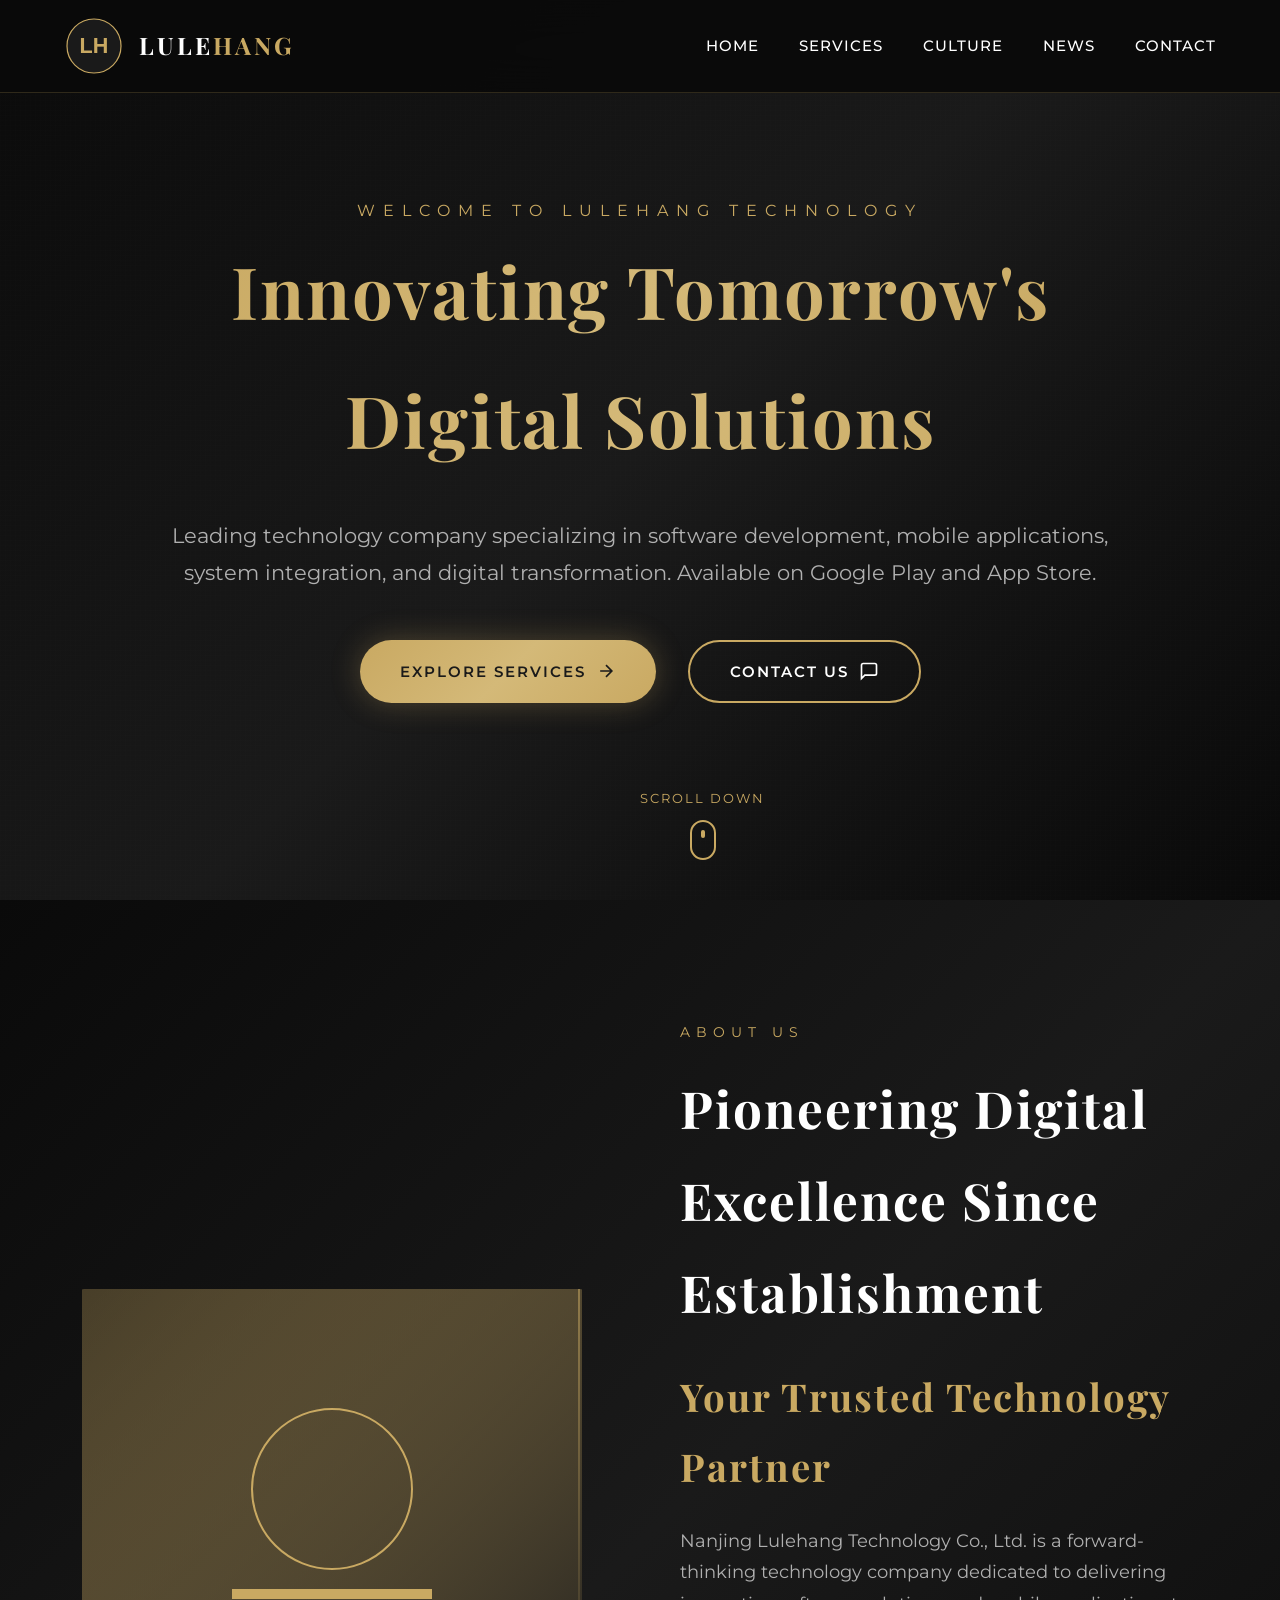
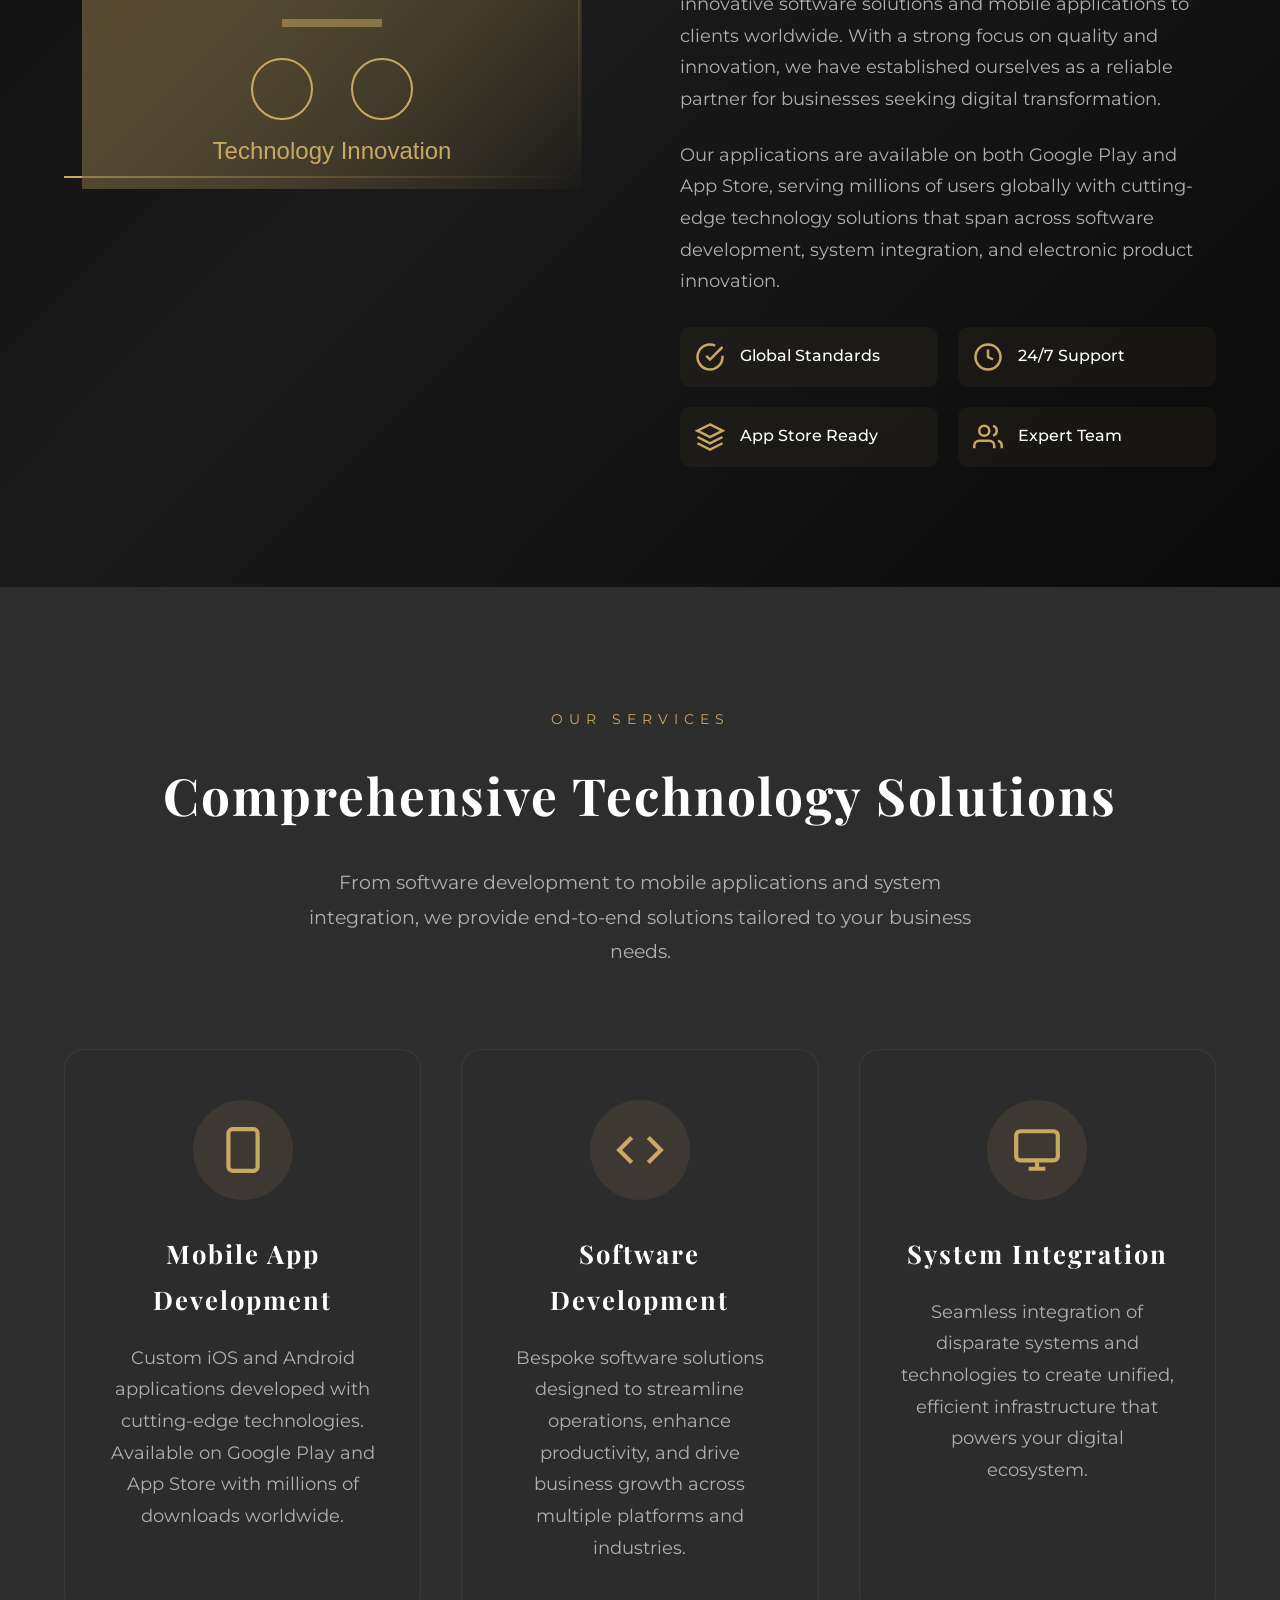
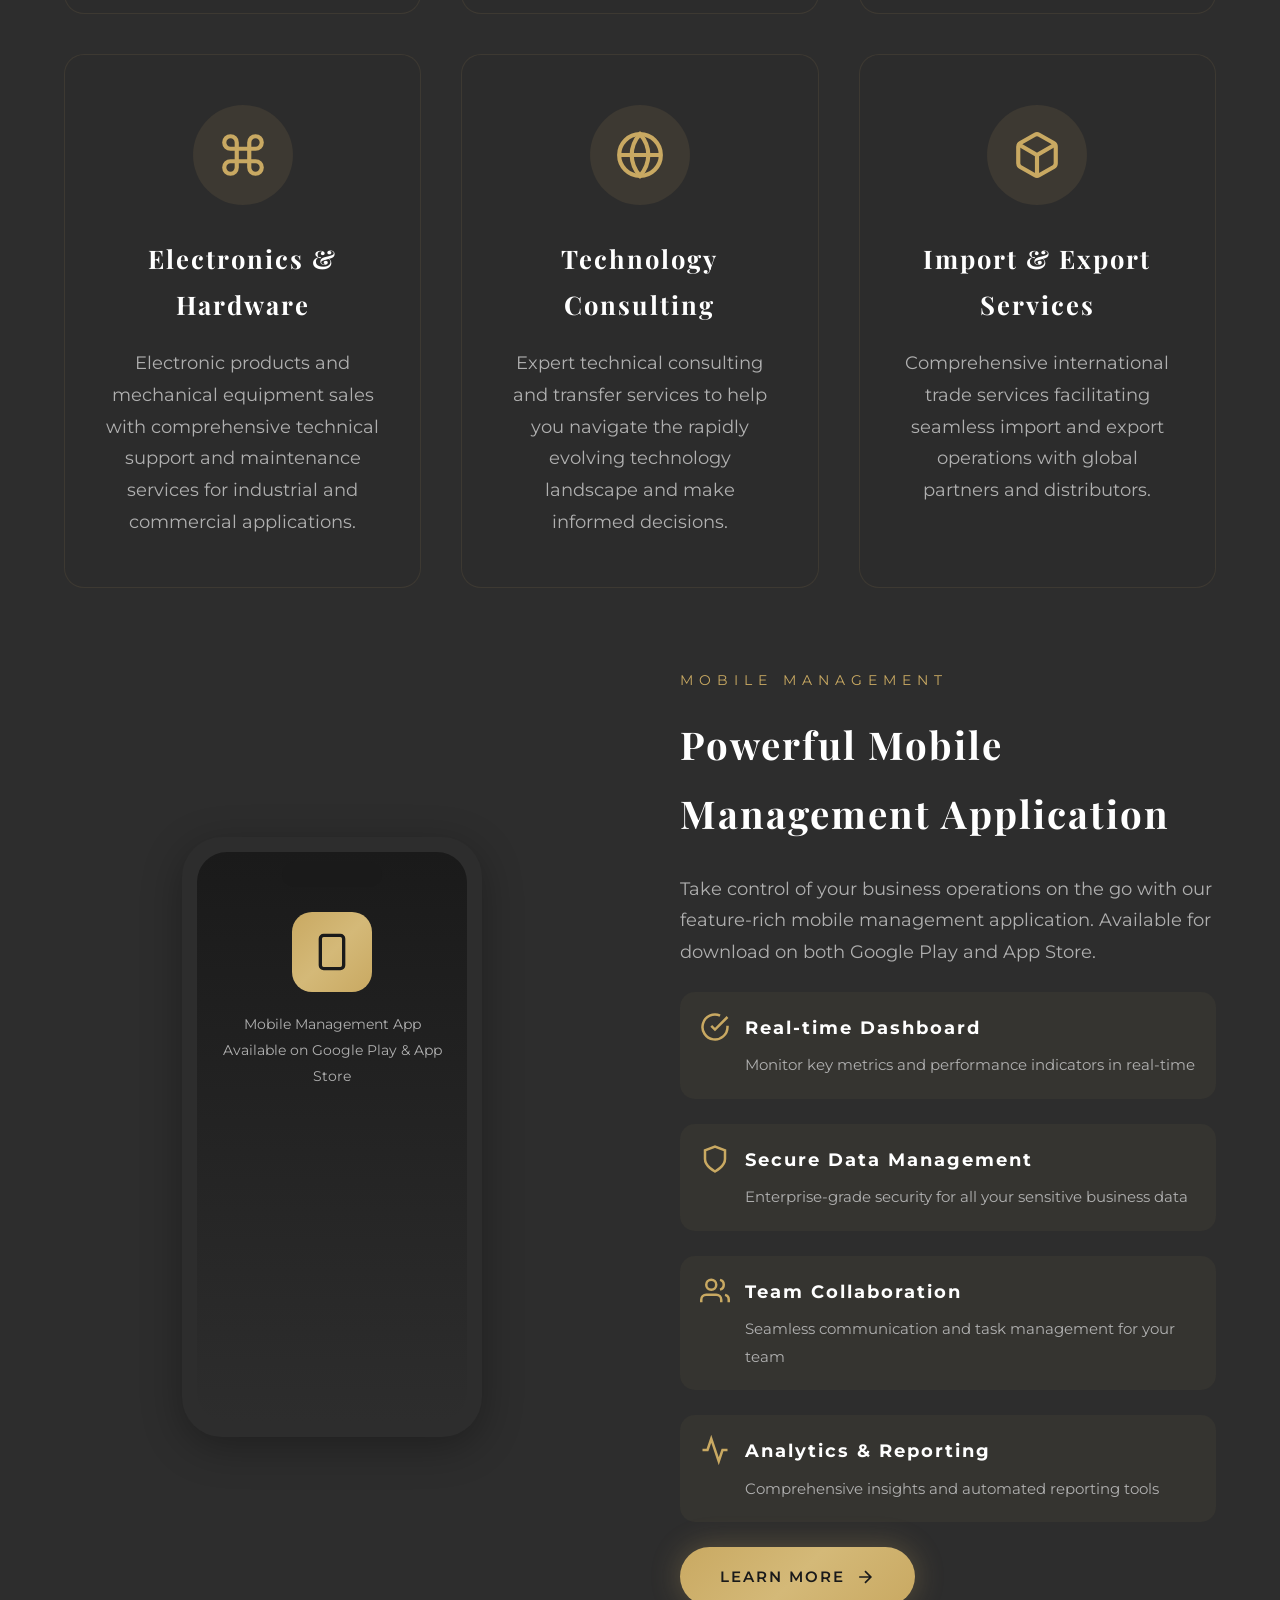
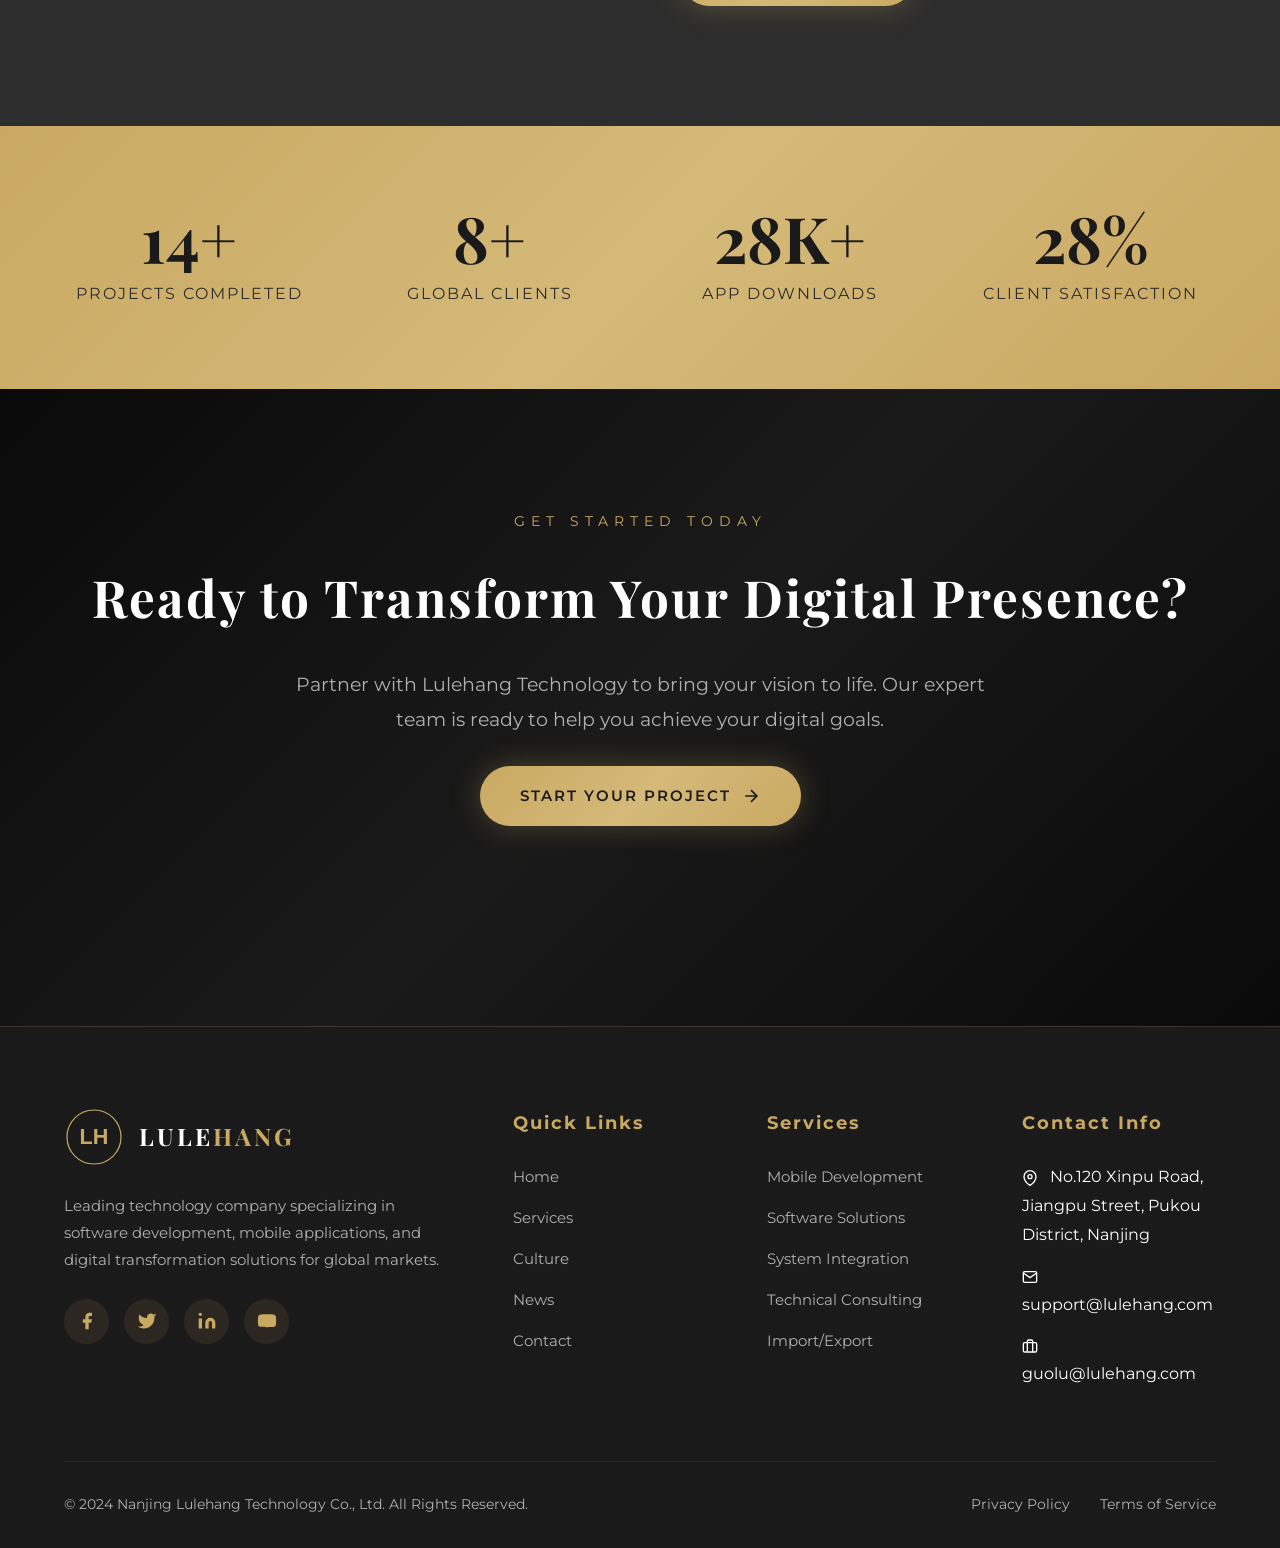
<file: index.html>
<!DOCTYPE html>
<html lang="en">
<head>
    <meta charset="UTF-8">
    <meta name="viewport" content="width=device-width, initial-scale=1.0">
    <meta http-equiv="X-UA-Compatible" content="IE=edge">
    
    <!-- SEO Meta Tags -->
    <title>Lulehang Technology - Innovative Software & Mobile App Development Solutions</title>
    <meta name="description" content="Nanjing Lulehang Technology Co., Ltd. is a leading technology company specializing in software development, mobile applications, system integration, and digital transformation solutions for global markets.">
    <meta name="keywords" content="Lulehang, technology company, software development, mobile apps, iOS, Android, system integration, app store, Google Play, App Store, soft hardware R&D, enterprise solutions">
    <meta name="author" content="Nanjing Lulehang Technology Co., Ltd.">
    <meta name="robots" content="index, follow, max-snippet:-1, max-image-preview:large, max-video-preview:-1">
    <link rel="canonical" href="https://lulehang.com/">
    
    <!-- Open Graph / Facebook -->
    <meta property="og:type" content="website">
    <meta property="og:url" content="https://lulehang.com/">
    <meta property="og:title" content="Lulehang Technology - Innovative Software & Mobile App Development Solutions">
    <meta property="og:description" content="Leading technology company specializing in software development, mobile applications, and digital transformation solutions for global markets.">
    <meta property="og:image" content="https://lulehang.com/images/og-image.png">
    <meta property="og:locale" content="en_US">
    <meta property="og:site_name" content="Lulehang Technology">
    
    <!-- Twitter -->
    <meta name="twitter:card" content="summary_large_image">
    <meta name="twitter:url" content="https://lulehang.com/">
    <meta name="twitter:title" content="Lulehang Technology - Innovative Software & Mobile App Development Solutions">
    <meta name="twitter:description" content="Leading technology company specializing in software development, mobile applications, and digital transformation solutions.">
    <meta name="twitter:image" content="https://lulehang.com/images/twitter-image.png">
    
    <!-- Additional SEO -->
    <meta name="geo.region" content="CN-JS">
    <meta name="geo.placename" content="Nanjing">
    <meta name="language" content="English">
    <meta name="revisit-after" content="7 days">
    
    <!-- Favicon -->
    <link rel="icon" type="image/svg+xml" href="images/logo.svg">
    <link rel="apple-touch-icon" href="images/logo.svg">
    
    <!-- Preconnect to external resources -->
    <link rel="preconnect" href="https://fonts.googleapis.com">
    <link rel="preconnect" href="https://fonts.gstatic.com" crossorigin>
    <link href="https://fonts.googleapis.com/css2?family=Montserrat:wght@300;400;500;600;700&family=Playfair+Display:wght@400;500;600;700&display=swap" rel="stylesheet">
    
    <!-- Stylesheet -->
    <link rel="stylesheet" href="css/style.css">
    
    <!-- Structured Data - Organization -->
    <script type="application/ld+json">
    {
        "@context": "https://schema.org",
        "@type": "Organization",
        "name": "Nanjing Lulehang Technology Co., Ltd.",
        "alternateName": "Lulehang Technology",
        "url": "https://lulehang.com/",
        "logo": "https://lulehang.com/images/logo.svg",
        "description": "Leading technology company specializing in software development, mobile applications, and digital transformation solutions for global markets.",
        "address": {
            "@type": "PostalAddress",
            "streetAddress": "No.120 Xinpu Road, Jiangpu Street, Pukou District",
            "addressLocality": "Nanjing",
            "addressRegion": "Jiangsu Province",
            "postalCode": "QC0184",
            "addressCountry": "CN"
        },
        "contactPoint": {
            "@type": "ContactPoint",
            "telephone": "+86-XXX-XXXX-XXXX",
            "contactType": "customer service",
            "email": "support@lulehang.com",
            "availableLanguage": ["English", "Chinese"]
        },
        "sameAs": [
            "https://www.facebook.com/lulehang",
            "https://twitter.com/lulehang",
            "https://www.linkedin.com/company/lulehang"
        ]
    }
    </script>
    
    <!-- Structured Data - WebSite -->
    <script type="application/ld+json">
    {
        "@context": "https://schema.org",
        "@type": "WebSite",
        "name": "Lulehang Technology",
        "url": "https://lulehang.com/",
        "potentialAction": {
            "@type": "SearchAction",
            "target": "https://lulehang.com/search?q={search_term_string}",
            "query-input": "required name=search_term_string"
        }
    }
    </script>
</head>
<body>
    <!-- Skip to main content link for accessibility -->
    <a href="#main-content" class="skip-link">Skip to main content</a>
    
    <!-- Header -->
    <header class="header" role="banner">
        <div class="container">
            <a href="index.html" class="logo" aria-label="Lulehang Technology Home">
                <svg viewBox="0 0 100 100" width="60" height="60" aria-hidden="true">
                    <circle cx="50" cy="50" r="45" fill="#1a1a1a" stroke="#c9a962" stroke-width="2"/>
                    <text x="50" y="62" font-family="Arial" font-size="36" font-weight="bold" fill="#c9a962" text-anchor="middle">LH</text>
                </svg>
                <span class="logo-text">LULE<span>HANG</span></span>
            </a>
            
            <nav class="nav" role="navigation" aria-label="Main navigation">
                <ul class="nav-list">
                    <li><a href="index.html" class="nav-link active">Home</a></li>
                    <li><a href="services.html" class="nav-link">Services</a></li>
                    <li><a href="culture.html" class="nav-link">Culture</a></li>
                    <li><a href="news.html" class="nav-link">News</a></li>
                    <li><a href="contact.html" class="nav-link">Contact</a></li>
                </ul>
            </nav>
            
            <button class="menu-toggle" aria-label="Toggle navigation menu" aria-expanded="false">
                <span></span>
                <span></span>
                <span></span>
            </button>
        </div>
    </header>
    
    <!-- Main Content -->
    <main id="main-content">
        <!-- Hero Section -->
        <section class="hero" aria-label="Welcome to Lulehang Technology">
            <div class="hero-bg" aria-hidden="true"></div>
            <div class="hero-particles" aria-hidden="true"></div>
            
            <div class="hero-content">
                <span class="hero-subtitle">Welcome to Lulehang Technology</span>
                <h1 class="hero-title">
                    <span>Innovating Tomorrow's</span>
                    <span>Digital Solutions</span>
                </h1>
                <p class="hero-description">
                    Leading technology company specializing in software development, mobile applications, 
                    system integration, and digital transformation. Available on Google Play and App Store.
                </p>
                <div class="hero-buttons">
                    <a href="services.html" class="btn btn-primary">
                        Explore Services
                        <svg viewBox="0 0 24 24" fill="none" stroke="currentColor" stroke-width="2" aria-hidden="true">
                            <path d="M5 12h14M12 5l7 7-7 7"/>
                        </svg>
                    </a>
                    <a href="contact.html" class="btn btn-secondary">
                        Contact Us
                        <svg viewBox="0 0 24 24" fill="none" stroke="currentColor" stroke-width="2" aria-hidden="true">
                            <path d="M21 15a2 2 0 0 1-2 2H7l-4 4V5a2 2 0 0 1 2-2h14a2 2 0 0 1 2 2z"/>
                        </svg>
                    </a>
                </div>
            </div>
            
            <div class="scroll-indicator" aria-hidden="true">
                <a href="#about">
                    <span>Scroll Down</span>
                    <div class="mouse"></div>
                </a>
            </div>
        </section>
        
        <!-- About Section -->
        <section id="about" class="section section-dark" aria-labelledby="about-title">
            <div class="container">
                <div class="about-grid">
                    <div class="about-image fade-in">
                        <svg viewBox="0 0 500 500" aria-label="Lulehang Technology Office">
                            <defs>
                                <linearGradient id="aboutGradient" x1="0%" y1="0%" x2="100%" y2="100%">
                                    <stop offset="0%" style="stop-color:#c9a962;stop-opacity:0.3"/>
                                    <stop offset="100%" style="stop-color:#1a1a1a;stop-opacity:1"/>
                                </linearGradient>
                            </defs>
                            <rect width="500" height="500" fill="url(#aboutGradient)"/>
                            <circle cx="250" cy="200" r="80" fill="none" stroke="#c9a962" stroke-width="2"/>
                            <rect x="150" y="300" width="200" height="10" fill="#c9a962"/>
                            <rect x="200" y="330" width="100" height="8" fill="#c9a962" opacity="0.5"/>
                            <circle cx="200" cy="400" r="30" fill="none" stroke="#c9a962" stroke-width="2"/>
                            <circle cx="300" cy="400" r="30" fill="none" stroke="#c9a962" stroke-width="2"/>
                            <text x="250" y="470" font-family="Arial" font-size="24" fill="#c9a962" text-anchor="middle">Technology Innovation</text>
                        </svg>
                    </div>
                    
                    <div class="about-content fade-in slide-right">
                        <span class="section-label">About Us</span>
                        <h2 id="about-title">Pioneering Digital Excellence Since Establishment</h2>
                        <h3>Your Trusted Technology Partner</h3>
                        <p>
                            Nanjing Lulehang Technology Co., Ltd. is a forward-thinking technology company 
                            dedicated to delivering innovative software solutions and mobile applications to 
                            clients worldwide. With a strong focus on quality and innovation, we have established 
                            ourselves as a reliable partner for businesses seeking digital transformation.
                        </p>
                        <p>
                            Our applications are available on both Google Play and App Store, serving millions 
                            of users globally with cutting-edge technology solutions that span across software 
                            development, system integration, and electronic product innovation.
                        </p>
                        
                        <div class="about-features">
                            <div class="feature-item">
                                <svg viewBox="0 0 24 24" fill="none" stroke="currentColor" stroke-width="2" aria-hidden="true">
                                    <path d="M22 11.08V12a10 10 0 1 1-5.93-9.14"/>
                                    <polyline points="22 4 12 14.01 9 11.01"/>
                                </svg>
                                <span>Global Standards</span>
                            </div>
                            <div class="feature-item">
                                <svg viewBox="0 0 24 24" fill="none" stroke="currentColor" stroke-width="2" aria-hidden="true">
                                    <circle cx="12" cy="12" r="10"/>
                                    <polyline points="12 6 12 12 16 14"/>
                                </svg>
                                <span>24/7 Support</span>
                            </div>
                            <div class="feature-item">
                                <svg viewBox="0 0 24 24" fill="none" stroke="currentColor" stroke-width="2" aria-hidden="true">
                                    <path d="M12 2L2 7l10 5 10-5-10-5z"/>
                                    <path d="M2 17l10 5 10-5"/>
                                    <path d="M2 12l10 5 10-5"/>
                                </svg>
                                <span>App Store Ready</span>
                            </div>
                            <div class="feature-item">
                                <svg viewBox="0 0 24 24" fill="none" stroke="currentColor" stroke-width="2" aria-hidden="true">
                                    <path d="M17 21v-2a4 4 0 0 0-4-4H5a4 4 0 0 0-4 4v2"/>
                                    <circle cx="9" cy="7" r="4"/>
                                    <path d="M23 21v-2a4 4 0 0 0-3-3.87"/>
                                    <path d="M16 3.13a4 4 0 0 1 0 7.75"/>
                                </svg>
                                <span>Expert Team</span>
                            </div>
                        </div>
                    </div>
                </div>
            </div>
        </section>
        
        <!-- Services Section -->
        <section id="services" class="section section-alt" aria-labelledby="services-title">
            <div class="container">
                <header class="section-header">
                    <span class="section-label">Our Services</span>
                    <h2 id="services-title">Comprehensive Technology Solutions</h2>
                    <p class="section-description">
                        From software development to mobile applications and system integration, 
                        we provide end-to-end solutions tailored to your business needs.
                    </p>
                </header>
                
                <div class="services-grid">
                    <article class="service-card fade-in delay-1">
                        <div class="service-icon">
                            <svg viewBox="0 0 24 24" fill="none" stroke="currentColor" stroke-width="2" aria-hidden="true">
                                <rect x="5" y="2" width="14" height="20" rx="2" ry="2"/>
                                <line x1="12" y1="18" x2="12.01" y2="18"/>
                            </svg>
                        </div>
                        <h4>Mobile App Development</h4>
                        <p>
                            Custom iOS and Android applications developed with cutting-edge technologies. 
                            Available on Google Play and App Store with millions of downloads worldwide.
                        </p>
                    </article>
                    
                    <article class="service-card fade-in delay-2">
                        <div class="service-icon">
                            <svg viewBox="0 0 24 24" fill="none" stroke="currentColor" stroke-width="2" aria-hidden="true">
                                <polyline points="16 18 22 12 16 6"/>
                                <polyline points="8 6 2 12 8 18"/>
                            </svg>
                        </div>
                        <h4>Software Development</h4>
                        <p>
                            Bespoke software solutions designed to streamline operations, enhance productivity, 
                            and drive business growth across multiple platforms and industries.
                        </p>
                    </article>
                    
                    <article class="service-card fade-in delay-3">
                        <div class="service-icon">
                            <svg viewBox="0 0 24 24" fill="none" stroke="currentColor" stroke-width="2" aria-hidden="true">
                                <rect x="2" y="3" width="20" height="14" rx="2" ry="2"/>
                                <line x1="8" y1="21" x2="16" y2="21"/>
                                <line x1="12" y1="17" x2="12" y2="21"/>
                            </svg>
                        </div>
                        <h4>System Integration</h4>
                        <p>
                            Seamless integration of disparate systems and technologies to create unified, 
                            efficient infrastructure that powers your digital ecosystem.
                        </p>
                    </article>
                    
                    <article class="service-card fade-in delay-4">
                        <div class="service-icon">
                            <svg viewBox="0 0 24 24" fill="none" stroke="currentColor" stroke-width="2" aria-hidden="true">
                                <path d="M18 3a3 3 0 0 0-3 3v12a3 3 0 0 0 3 3 3 3 0 0 0 3-3 3 3 0 0 0-3-3H6a3 3 0 0 0-3 3 3 3 0 0 0 3 3 3 3 0 0 0 3-3V6a3 3 0 0 0-3-3 3 3 0 0 0-3 3 3 3 0 0 0 3 3h12a3 3 0 0 0 3-3 3 3 0 0 0-3-3z"/>
                            </svg>
                        </div>
                        <h4>Electronics & Hardware</h4>
                        <p>
                            Electronic products and mechanical equipment sales with comprehensive technical support 
                            and maintenance services for industrial and commercial applications.
                        </p>
                    </article>
                    
                    <article class="service-card fade-in delay-5">
                        <div class="service-icon">
                            <svg viewBox="0 0 24 24" fill="none" stroke="currentColor" stroke-width="2" aria-hidden="true">
                                <circle cx="12" cy="12" r="10"/>
                                <line x1="2" y1="12" x2="22" y2="12"/>
                                <path d="M12 2a15.3 15.3 0 0 1 4 10 15.3 15.3 0 0 1-4 10 15.3 15.3 0 0 1-4-10 15.3 15.3 0 0 1 4-10z"/>
                            </svg>
                        </div>
                        <h4>Technology Consulting</h4>
                        <p>
                            Expert technical consulting and transfer services to help you navigate the 
                            rapidly evolving technology landscape and make informed decisions.
                        </p>
                    </article>
                    
                    <article class="service-card fade-in delay-6">
                        <div class="service-icon">
                            <svg viewBox="0 0 24 24" fill="none" stroke="currentColor" stroke-width="2" aria-hidden="true">
                                <path d="M21 16V8a2 2 0 0 0-1-1.73l-7-4a2 2 0 0 0-2 0l-7 4A2 2 0 0 0 3 8v8a2 2 0 0 0 1 1.73l7 4a2 2 0 0 0 2 0l7-4A2 2 0 0 0 21 16z"/>
                                <polyline points="3.27 6.96 12 12.01 20.73 6.96"/>
                                <line x1="12" y1="22.08" x2="12" y2="12"/>
                            </svg>
                        </div>
                        <h4>Import & Export Services</h4>
                        <p>
                            Comprehensive international trade services facilitating seamless import and 
                            export operations with global partners and distributors.
                        </p>
                    </article>
                </div>
                
                <!-- Mobile App Showcase -->
                <div class="app-showcase fade-in">
                    <div class="app-preview scale-in">
                        <div class="app-phone">
                            <div class="app-screen">
                                <div class="app-screen-icon">
                                    <svg viewBox="0 0 24 24" fill="none" stroke="currentColor" stroke-width="2" aria-hidden="true">
                                        <rect x="5" y="2" width="14" height="20" rx="2" ry="2"/>
                                        <line x1="12" y1="18" x2="12.01" y2="18"/>
                                    </svg>
                                </div>
                                <p class="app-screen-text">Mobile Management App Available on Google Play & App Store</p>
                            </div>
                        </div>
                    </div>
                    
                    <div class="app-content slide-left">
                        <span class="section-label">Mobile Management</span>
                        <h3>Powerful Mobile Management Application</h3>
                        <p>
                            Take control of your business operations on the go with our feature-rich mobile 
                            management application. Available for download on both Google Play and App Store.
                        </p>
                        
                        <ul class="app-features-list">
                            <li>
                                <svg viewBox="0 0 24 24" fill="none" stroke="currentColor" stroke-width="2" aria-hidden="true">
                                    <path d="M22 11.08V12a10 10 0 1 1-5.93-9.14"/>
                                    <polyline points="22 4 12 14.01 9 11.01"/>
                                </svg>
                                <div>
                                    <h5>Real-time Dashboard</h5>
                                    <p>Monitor key metrics and performance indicators in real-time</p>
                                </div>
                            </li>
                            <li>
                                <svg viewBox="0 0 24 24" fill="none" stroke="currentColor" stroke-width="2" aria-hidden="true">
                                    <path d="M12 22s8-4 8-10V5l-8-3-8 3v7c0 6 8 10 8 10z"/>
                                </svg>
                                <div>
                                    <h5>Secure Data Management</h5>
                                    <p>Enterprise-grade security for all your sensitive business data</p>
                                </div>
                            </li>
                            <li>
                                <svg viewBox="0 0 24 24" fill="none" stroke="currentColor" stroke-width="2" aria-hidden="true">
                                    <path d="M17 21v-2a4 4 0 0 0-4-4H5a4 4 0 0 0-4 4v2"/>
                                    <circle cx="9" cy="7" r="4"/>
                                    <path d="M23 21v-2a4 4 0 0 0-3-3.87"/>
                                    <path d="M16 3.13a4 4 0 0 1 0 7.75"/>
                                </svg>
                                <div>
                                    <h5>Team Collaboration</h5>
                                    <p>Seamless communication and task management for your team</p>
                                </div>
                            </li>
                            <li>
                                <svg viewBox="0 0 24 24" fill="none" stroke="currentColor" stroke-width="2" aria-hidden="true">
                                    <polyline points="22 12 18 12 15 21 9 3 6 12 2 12"/>
                                </svg>
                                <div>
                                    <h5>Analytics & Reporting</h5>
                                    <p>Comprehensive insights and automated reporting tools</p>
                                </div>
                            </li>
                        </ul>
                        
                        <a href="services.html" class="btn btn-primary">
                            Learn More
                            <svg viewBox="0 0 24 24" fill="none" stroke="currentColor" stroke-width="2" aria-hidden="true">
                                <path d="M5 12h14M12 5l7 7-7 7"/>
                            </svg>
                        </a>
                    </div>
                </div>
            </div>
        </section>
        
        <!-- Statistics Section -->
        <section class="stats-section" aria-labelledby="stats-title">
            <div class="container">
                <h2 id="stats-title" class="sr-only">Our Achievements</h2>
                <div class="stats-grid">
                    <div class="stat-item fade-in delay-1">
                        <div class="stat-number" data-target="50" data-suffix="+">0</div>
                        <div class="stat-label">Projects Completed</div>
                    </div>
                    <div class="stat-item fade-in delay-2">
                        <div class="stat-number" data-target="30" data-suffix="+">0</div>
                        <div class="stat-label">Global Clients</div>
                    </div>
                    <div class="stat-item fade-in delay-3">
                        <div class="stat-number" data-target="100" data-suffix="K+">0</div>
                        <div class="stat-label">App Downloads</div>
                    </div>
                    <div class="stat-item fade-in delay-4">
                        <div class="stat-number" data-target="98" data-suffix="%">0</div>
                        <div class="stat-label">Client Satisfaction</div>
                    </div>
                </div>
            </div>
        </section>
        
        <!-- CTA Section -->
        <section class="section section-dark" aria-labelledby="cta-title">
            <div class="container">
                <header class="section-header">
                    <span class="section-label">Get Started Today</span>
                    <h2 id="cta-title">Ready to Transform Your Digital Presence?</h2>
                    <p class="section-description">
                        Partner with Lulehang Technology to bring your vision to life. 
                        Our expert team is ready to help you achieve your digital goals.
                    </p>
                    <div style="margin-top: 30px;">
                        <a href="contact.html" class="btn btn-primary">
                            Start Your Project
                            <svg viewBox="0 0 24 24" fill="none" stroke="currentColor" stroke-width="2" aria-hidden="true">
                                <path d="M5 12h14M12 5l7 7-7 7"/>
                            </svg>
                        </a>
                    </div>
                </header>
            </div>
        </section>
    </main>
    
    <!-- Footer -->
    <footer class="footer" role="contentinfo">
        <div class="container">
            <div class="footer-grid">
                <div class="footer-about">
                    <a href="index.html" class="logo" aria-label="Lulehang Technology Home">
                        <svg viewBox="0 0 100 100" width="50" height="50" aria-hidden="true">
                            <circle cx="50" cy="50" r="45" fill="#1a1a1a" stroke="#c9a962" stroke-width="2"/>
                            <text x="50" y="62" font-family="Arial" font-size="36" font-weight="bold" fill="#c9a962" text-anchor="middle">LH</text>
                        </svg>
                        <span class="logo-text">LULE<span>HANG</span></span>
                    </a>
                    <p>
                        Leading technology company specializing in software development, 
                        mobile applications, and digital transformation solutions for global markets.
                    </p>
                    <div class="footer-social">
                        <a href="#" aria-label="Facebook">
                            <svg viewBox="0 0 24 24" fill="currentColor" aria-hidden="true">
                                <path d="M18 2h-3a5 5 0 0 0-5 5v3H7v4h3v8h4v-8h3l1-4h-4V7a1 1 0 0 1 1-1h3z"/>
                            </svg>
                        </a>
                        <a href="#" aria-label="Twitter">
                            <svg viewBox="0 0 24 24" fill="currentColor" aria-hidden="true">
                                <path d="M23 3a10.9 10.9 0 0 1-3.14 1.53 4.48 4.48 0 0 0-7.86 3v1A10.66 10.66 0 0 1 3 4s-4 9 5 13a11.64 11.64 0 0 1-7 2c9 5 20 0 20-11.5a4.5 4.5 0 0 0-.08-.83A7.72 7.72 0 0 0 23 3z"/>
                            </svg>
                        </a>
                        <a href="#" aria-label="LinkedIn">
                            <svg viewBox="0 0 24 24" fill="currentColor" aria-hidden="true">
                                <path d="M16 8a6 6 0 0 1 6 6v7h-4v-7a2 2 0 0 0-2-2 2 2 0 0 0-2 2v7h-4v-7a6 6 0 0 1 6-6z"/>
                                <rect x="2" y="9" width="4" height="12"/>
                                <circle cx="4" cy="4" r="2"/>
                            </svg>
                        </a>
                        <a href="#" aria-label="YouTube">
                            <svg viewBox="0 0 24 24" fill="currentColor" aria-hidden="true">
                                <path d="M22.54 6.42a2.78 2.78 0 0 0-1.94-2C18.88 4 12 4 12 4s-6.88 0-8.6.46a2.78 2.78 0 0 0-1.94 2A29 29 0 0 0 1 11.75a29 29 0 0 0 .46 5.33A2.78 2.78 0 0 0 3.4 19c1.72.46 8.6.46 8.6.46s6.88 0 8.6-.46a2.78 2.78 0 0 0 1.94-2 29 29 0 0 0 .46-5.25 29 29 0 0 0-.46-5.33z"/>
                                <polygon points="9.75 15.02 15.5 11.75 9.75 8.48 9.75 15.02"/>
                            </svg>
                        </a>
                    </div>
                </div>
                
                <div class="footer-column">
                    <h5>Quick Links</h5>
                    <ul class="footer-links">
                        <li><a href="index.html">Home</a></li>
                        <li><a href="services.html">Services</a></li>
                        <li><a href="culture.html">Culture</a></li>
                        <li><a href="news.html">News</a></li>
                        <li><a href="contact.html">Contact</a></li>
                    </ul>
                </div>
                
                <div class="footer-column">
                    <h5>Services</h5>
                    <ul class="footer-links">
                        <li><a href="services.html">Mobile Development</a></li>
                        <li><a href="services.html">Software Solutions</a></li>
                        <li><a href="services.html">System Integration</a></li>
                        <li><a href="services.html">Technical Consulting</a></li>
                        <li><a href="services.html">Import/Export</a></li>
                    </ul>
                </div>
                
                <div class="footer-column">
                    <h5>Contact Info</h5>
                    <ul class="footer-links">
                        <li>
                            <svg viewBox="0 0 24 24" fill="none" stroke="currentColor" stroke-width="2" aria-hidden="true" style="width:16px;height:16px;display:inline;vertical-align:middle;margin-right:8px;">
                                <path d="M21 10c0 7-9 13-9 13s-9-6-9-13a9 9 0 0 1 18 0z"/>
                                <circle cx="12" cy="10" r="3"/>
                            </svg>
                            No.120 Xinpu Road, Jiangpu Street, Pukou District, Nanjing
                        </li>
                        <li>
                            <svg viewBox="0 0 24 24" fill="none" stroke="currentColor" stroke-width="2" aria-hidden="true" style="width:16px;height:16px;display:inline;vertical-align:middle;margin-right:8px;">
                                <path d="M4 4h16c1.1 0 2 .9 2 2v12c0 1.1-.9 2-2 2H4c-1.1 0-2-.9-2-2V6c0-1.1.9-2 2-2z"/>
                                <polyline points="22,6 12,13 2,6"/>
                            </svg>
                            support@lulehang.com
                        </li>
                        <li>
                            <svg viewBox="0 0 24 24" fill="none" stroke="currentColor" stroke-width="2" aria-hidden="true" style="width:16px;height:16px;display:inline;vertical-align:middle;margin-right:8px;">
                                <rect x="2" y="7" width="20" height="14" rx="2" ry="2"/>
                                <path d="M16 21V5a2 2 0 0 0-2-2h-4a2 2 0 0 0-2 2v16"/>
                            </svg>
                            guolu@lulehang.com
                        </li>
                    </ul>
                </div>
            </div>
            
            <div class="footer-bottom">
                <p>&copy; 2024 Nanjing Lulehang Technology Co., Ltd. All Rights Reserved.</p>
                <div class="footer-legal">
                    <a href="privacy-policy.html">Privacy Policy</a>
                    <a href="terms-of-service.html">Terms of Service</a>
                </div>
            </div>
        </div>
    </footer>
    
    <!-- JavaScript -->
    <script src="js/main.js"></script>
</body>
</html>
</file>
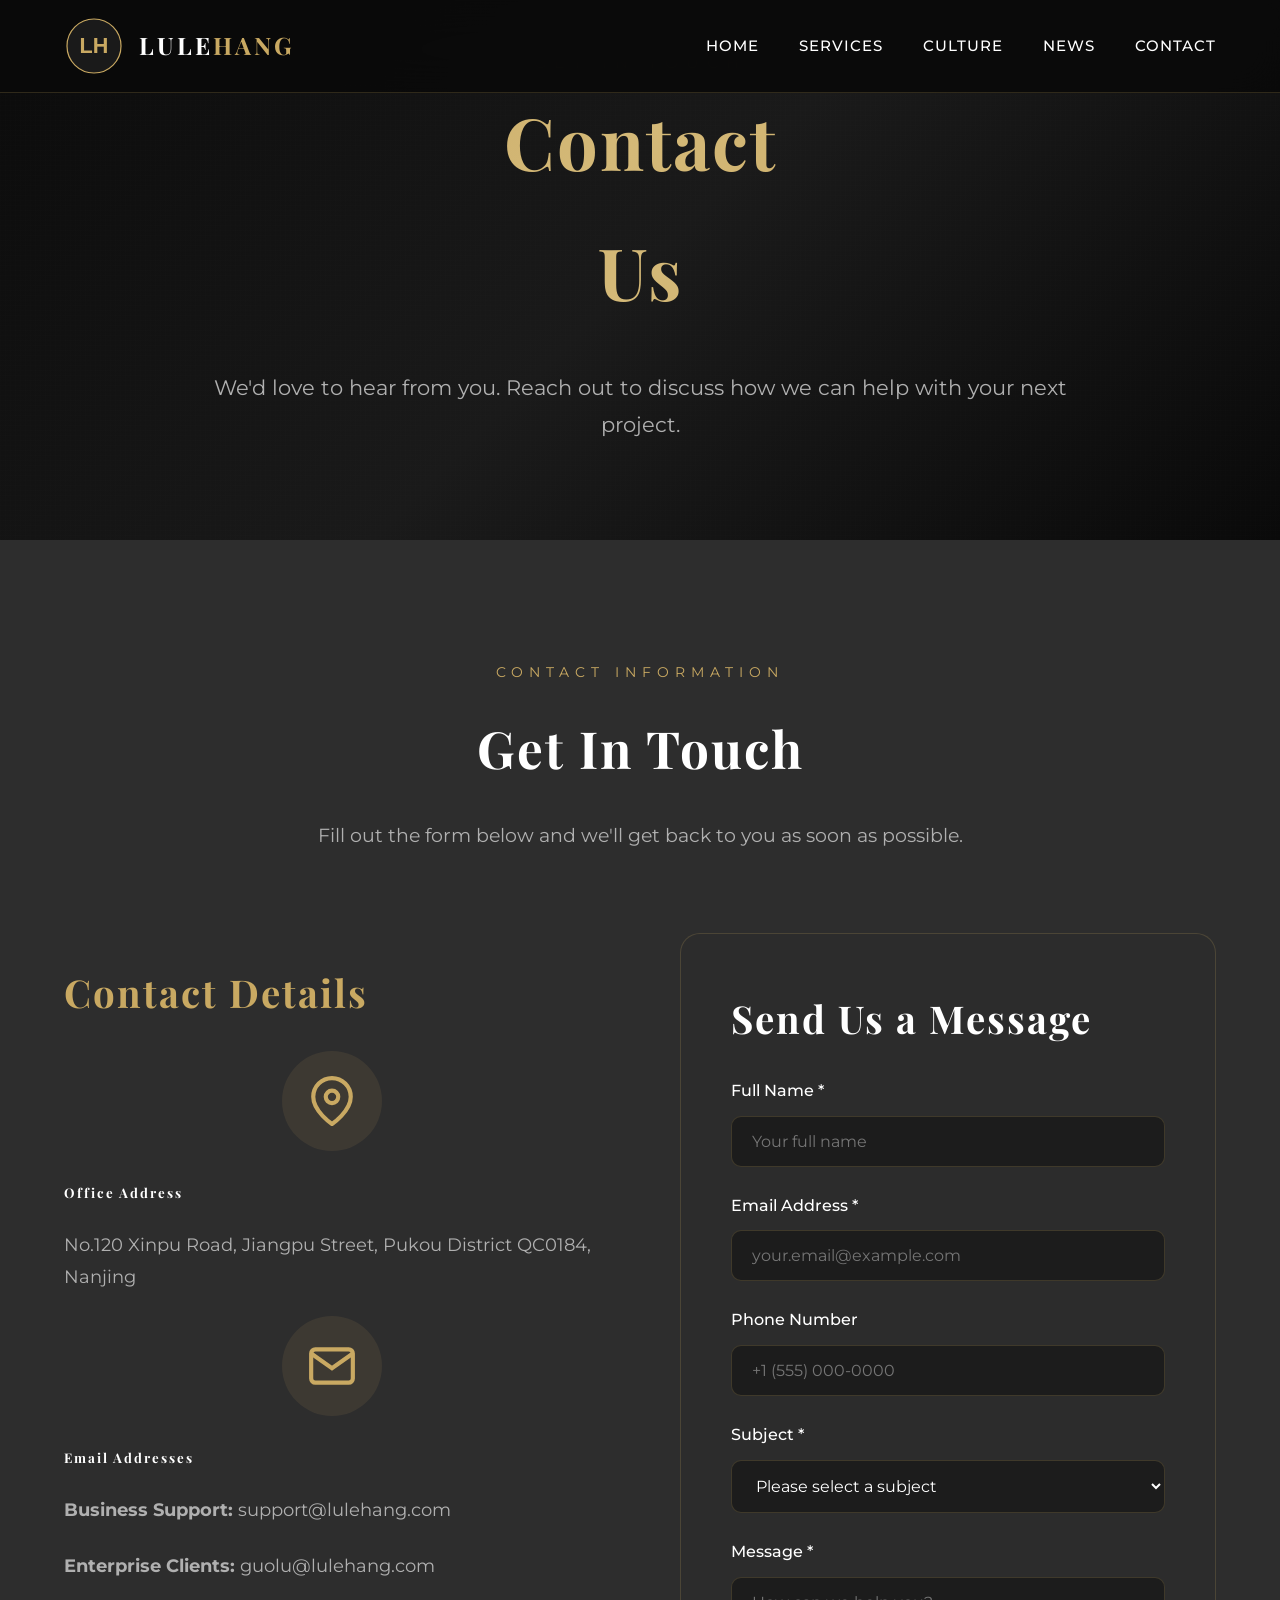
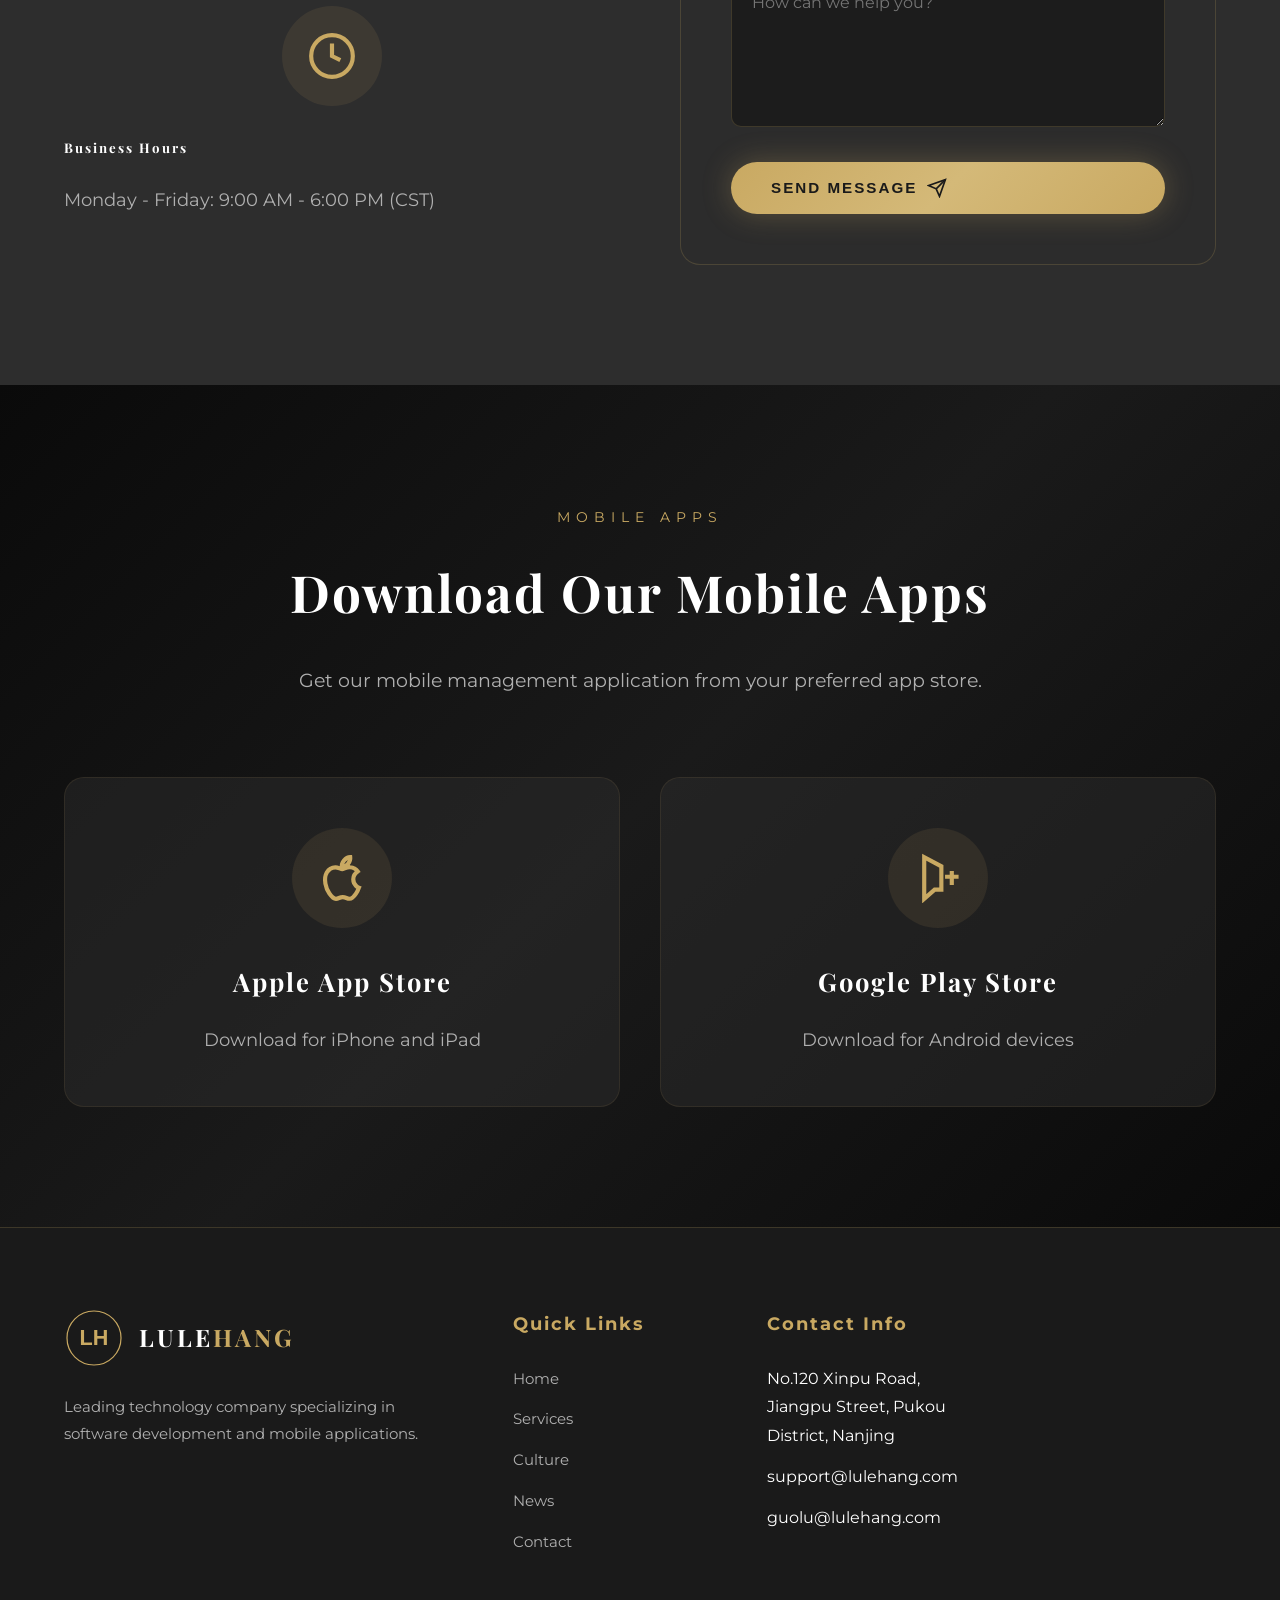
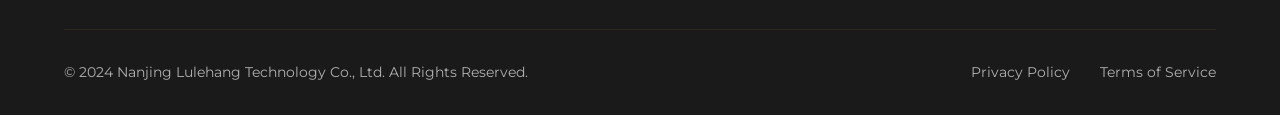
<file: contact.html>
<!DOCTYPE html>
<html lang="en">
<head>
    <meta charset="UTF-8">
    <meta name="viewport" content="width=device-width, initial-scale=1.0">
    <title>Contact Us - Lulehang Technology | Get in Touch</title>
    <meta name="description" content="Contact Lulehang Technology for inquiries about our mobile applications, software development services, and partnership opportunities. Available on Google Play and App Store.">
    <link rel="canonical" href="https://lulehang.com/contact.html">
    <link rel="icon" type="image/svg+xml" href="images/logo.svg">
    <link href="https://fonts.googleapis.com/css2?family=Montserrat:wght@300;400;500;600;700&family=Playfair+Display:wght@400;500;600;700&display=swap" rel="stylesheet">
    <link rel="stylesheet" href="css/style.css">
</head>
<body>
    <a href="#main-content" class="skip-link">Skip to main content</a>
    
    <header class="header">
        <div class="container">
            <a href="index.html" class="logo" aria-label="Lulehang Technology Home">
                <svg viewBox="0 0 100 100" width="60" height="60">
                    <circle cx="50" cy="50" r="45" fill="#1a1a1a" stroke="#c9a962" stroke-width="2"/>
                    <text x="50" y="62" font-family="Arial" font-size="36" font-weight="bold" fill="#c9a962" text-anchor="middle">LH</text>
                </svg>
                <span class="logo-text">LULE<span>HANG</span></span>
            </a>
            <nav class="nav" role="navigation">
                <ul class="nav-list">
                    <li><a href="index.html" class="nav-link">Home</a></li>
                    <li><a href="services.html" class="nav-link">Services</a></li>
                    <li><a href="culture.html" class="nav-link">Culture</a></li>
                    <li><a href="news.html" class="nav-link">News</a></li>
                    <li><a href="contact.html" class="nav-link active">Contact</a></li>
                </ul>
            </nav>
            <button class="menu-toggle" aria-label="Toggle navigation menu"><span></span><span></span><span></span></button>
        </div>
    </header>
    
    <main id="main-content">
        <section class="hero" style="min-height: 60vh;">
            <div class="hero-bg"></div>
            <div class="hero-particles"></div>
            <div class="hero-content">
                <span class="hero-subtitle">Get in Touch</span>
                <h1 class="hero-title"><span>Contact</span><span>Us</span></h1>
                <p class="hero-description">We'd love to hear from you. Reach out to discuss how we can help with your next project.</p>
            </div>
        </section>
        
        <section class="section section-alt" aria-labelledby="contact-title">
            <div class="container">
                <header class="section-header">
                    <span class="section-label">Contact Information</span>
                    <h2 id="contact-title">Get In Touch</h2>
                    <p class="section-description">Fill out the form below and we'll get back to you as soon as possible.</p>
                </header>
                
                <div class="about-grid">
                    <div class="about-content fade-in">
                        <h3>Contact Details</h3>
                        
                        <div class="contact-info-item">
                            <div class="service-icon"><svg viewBox="0 0 24 24" fill="none" stroke="currentColor" stroke-width="2"><path d="M21 10c0 7-9 13-9 13s-9-6-9-13a9 9 0 0 1 18 0z"/><circle cx="12" cy="10" r="3"/></svg></div>
                            <div>
                                <h5>Office Address</h5>
                                <p>No.120 Xinpu Road, Jiangpu Street, Pukou District QC0184, Nanjing</p>
                            </div>
                        </div>
                        
                        <div class="contact-info-item">
                            <div class="service-icon"><svg viewBox="0 0 24 24" fill="none" stroke="currentColor" stroke-width="2"><path d="M4 4h16c1.1 0 2 .9 2 2v12c0 1.1-.9 2-2 2H4c-1.1 0-2-.9-2-2V6c0-1.1.9-2 2-2z"/><polyline points="22,6 12,13 2,6"/></svg></div>
                            <div>
                                <h5>Email Addresses</h5>
                                <p><strong>Business Support:</strong> support@lulehang.com</p>
                                <p><strong>Enterprise Clients:</strong> guolu@lulehang.com</p>
                            </div>
                        </div>
                        
                        <div class="contact-info-item">
                            <div class="service-icon"><svg viewBox="0 0 24 24" fill="none" stroke="currentColor" stroke-width="2"><circle cx="12" cy="12" r="10"/><polyline points="12 6 12 12 16 14"/></svg></div>
                            <div>
                                <h5>Business Hours</h5>
                                <p>Monday - Friday: 9:00 AM - 6:00 PM (CST)</p>
                            </div>
                        </div>
                    </div>
                    
                    <form class="contact-form fade-in slide-right" action="#" method="POST">
                        <h3>Send Us a Message</h3>
                        <div class="form-group">
                            <label for="name">Full Name *</label>
                            <input type="text" id="name" name="name" required placeholder="Your full name">
                        </div>
                        <div class="form-group">
                            <label for="email">Email Address *</label>
                            <input type="email" id="email" name="email" required placeholder="your.email@example.com">
                        </div>
                        <div class="form-group">
                            <label for="phone">Phone Number</label>
                            <input type="tel" id="phone" name="phone" placeholder="+1 (555) 000-0000">
                        </div>
                        <div class="form-group">
                            <label for="subject">Subject *</label>
                            <select id="subject" name="subject" required>
                                <option value="">Please select a subject</option>
                                <option value="general">General Inquiry</option>
                                <option value="services">Services Information</option>
                                <option value="partnership">Partnership Opportunities</option>
                                <option value="support">Technical Support</option>
                                <option value="feedback">Feedback & Suggestions</option>
                            </select>
                        </div>
                        <div class="form-group">
                            <label for="message">Message *</label>
                            <textarea id="message" name="message" required rows="5" placeholder="How can we help you?"></textarea>
                        </div>
                        <button type="submit" class="btn btn-primary" style="width: 100%;">
                            Send Message
                            <svg viewBox="0 0 24 24" fill="none" stroke="currentColor" stroke-width="2"><path d="M22 2L11 13"/><path d="M22 2l-7 20-4-9-9-4 20-7z"/></svg>
                        </button>
                    </form>
                </div>
            </div>
        </section>
        
        <section class="section section-dark" aria-labelledby="app-download-title">
            <div class="container">
                <header class="section-header">
                    <span class="section-label">Mobile Apps</span>
                    <h2 id="app-download-title">Download Our Mobile Apps</h2>
                    <p class="section-description">Get our mobile management application from your preferred app store.</p>
                </header>
                
                <div class="services-grid">
                    <div class="service-card fade-in delay-1">
                        <div class="service-icon"><svg viewBox="0 0 24 24" fill="none" stroke="currentColor" stroke-width="2"><path d="M18.71 19.5c-.83 1.24-1.71 2.45-3.05 2.47-1.34.03-1.77-.79-3.29-.79-1.53 0-2 .77-3.27.82-1.31.05-2.3-1.32-3.14-2.53C4.25 17 2.94 12.45 4.7 9.39c.87-1.52 2.43-2.48 4.12-2.51 1.28-.02 2.5.87 3.29.87.78 0 2.26-1.07 3.81-.91.65.03 2.47.26 3.64 1.98-.09.06-2.17 1.28-2.15 3.81.03 3.02 2.65 4.03 2.68 4.04-.03.07-.42 1.44-1.38 2.83M13 3.5c.73-.83 1.94-1.46 2.94-1.5.13 1.17-.34 2.35-1.04 3.19-.69.85-1.83 1.51-2.95 1.42-.15-1.15.41-2.35 1.05-3.11z"/></svg></div>
                        <h4>Apple App Store</h4>
                        <p>Download for iPhone and iPad</p>
                    </div>
                    
                    <div class="service-card fade-in delay-2">
                        <div class="service-icon"><svg viewBox="0 0 24 24" fill="none" stroke="currentColor" stroke-width="2"><polygon points="13.61 6.41 13.61 17.59 10.39 17.59 5.38 22 5.38 2 13.61 6.41"/><line x1="18.62" y1="8.61" x2="18.62" y2="15.39"/><line x1="15.38" y1="11.38" x2="21.88" y2="11.38"/></svg></div>
                        <h4>Google Play Store</h4>
                        <p>Download for Android devices</p>
                    </div>
                </div>
            </div>
        </section>
    </main>
    
    <footer class="footer" role="contentinfo">
        <div class="container">
            <div class="footer-grid">
                <div class="footer-about">
                    <a href="index.html" class="logo"><svg viewBox="0 0 100 100" width="50" height="50"><circle cx="50" cy="50" r="45" fill="#1a1a1a" stroke="#c9a962" stroke-width="2"/><text x="50" y="62" font-family="Arial" font-size="36" font-weight="bold" fill="#c9a962" text-anchor="middle">LH</text></svg><span class="logo-text">LULE<span>HANG</span></span></a>
                    <p>Leading technology company specializing in software development and mobile applications.</p>
                </div>
                <div class="footer-column">
                    <h5>Quick Links</h5>
                    <ul class="footer-links">
                        <li><a href="index.html">Home</a></li>
                        <li><a href="services.html">Services</a></li>
                        <li><a href="culture.html">Culture</a></li>
                        <li><a href="news.html">News</a></li>
                        <li><a href="contact.html">Contact</a></li>
                    </ul>
                </div>
                <div class="footer-column">
                    <h5>Contact Info</h5>
                    <ul class="footer-links">
                        <li>No.120 Xinpu Road, Jiangpu Street, Pukou District, Nanjing</li>
                        <li>support@lulehang.com</li>
                        <li>guolu@lulehang.com</li>
                    </ul>
                </div>
            </div>
            <div class="footer-bottom">
                <p>&copy; 2024 Nanjing Lulehang Technology Co., Ltd. All Rights Reserved.</p>
                <div class="footer-legal">
                    <a href="privacy-policy.html">Privacy Policy</a>
                    <a href="terms-of-service.html">Terms of Service</a>
                </div>
            </div>
        </div>
    </footer>
    <script src="js/main.js"></script>
</body>
</html>
</file>
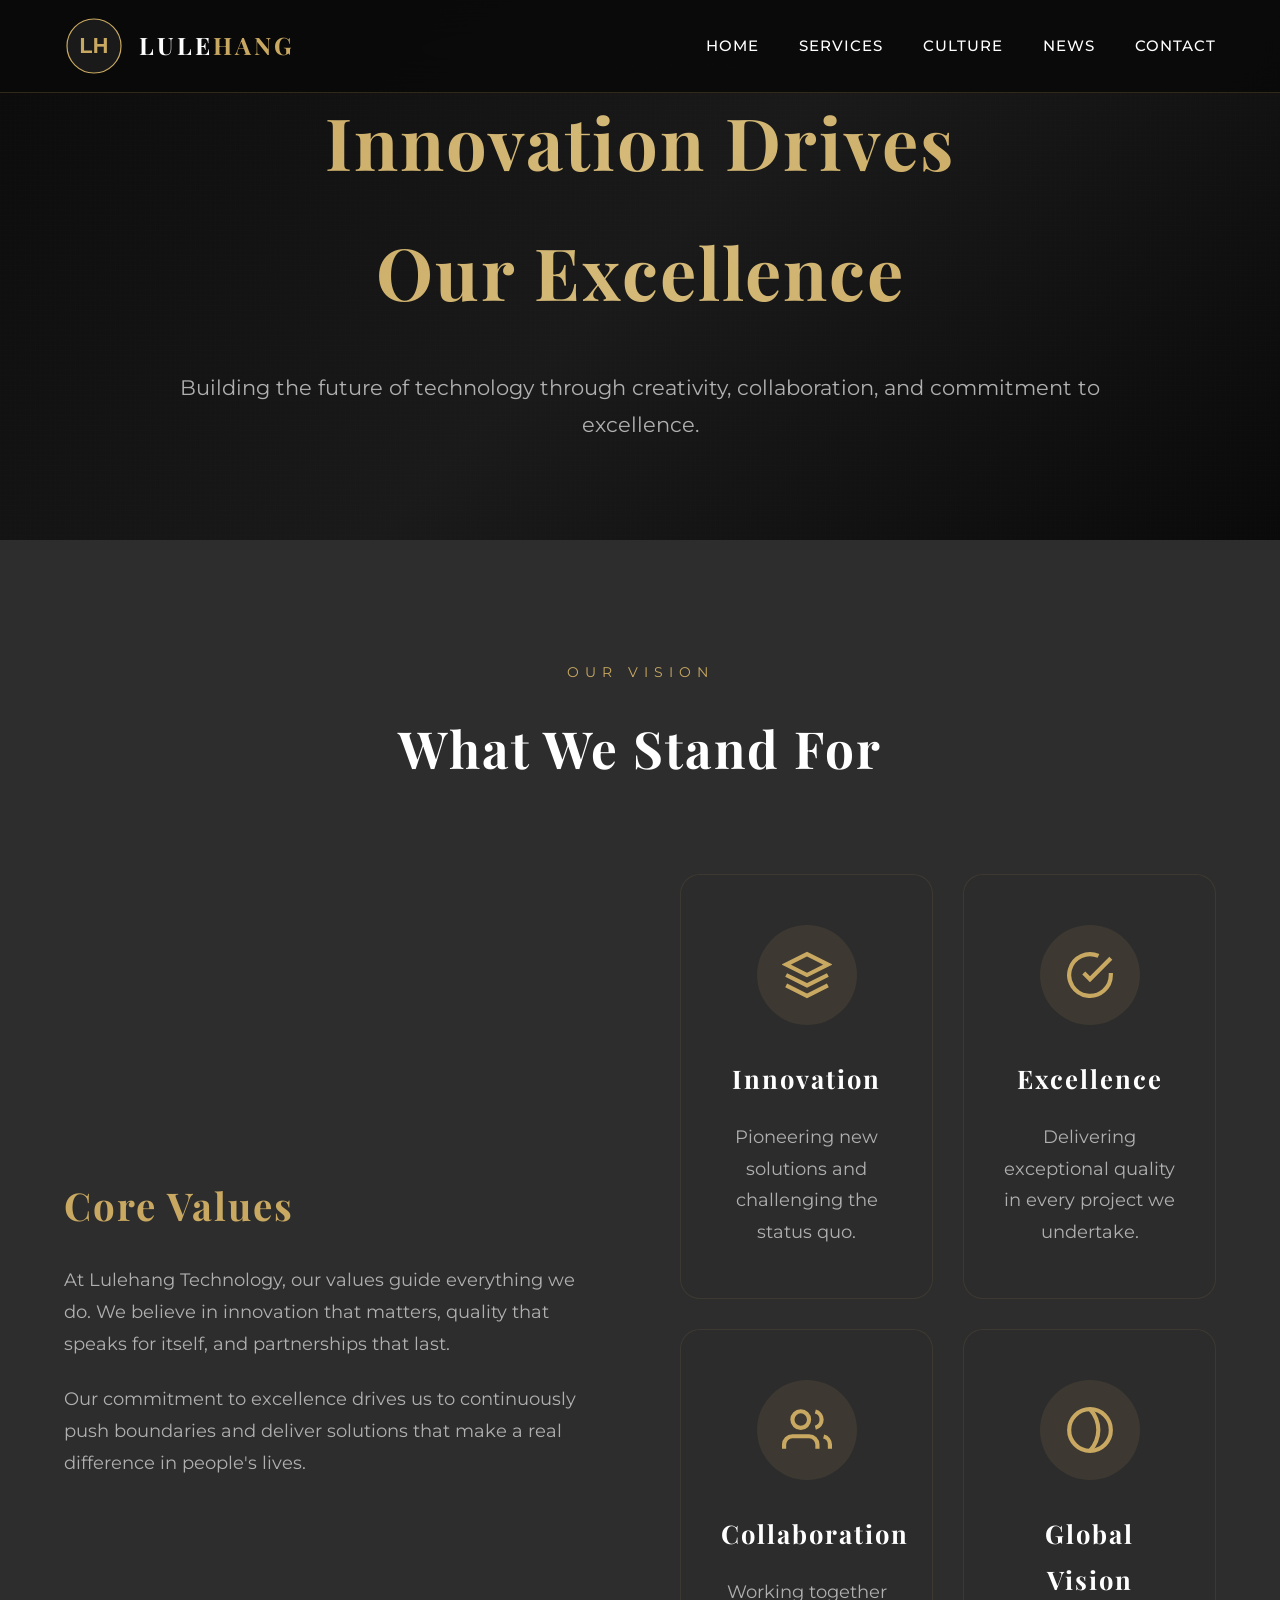
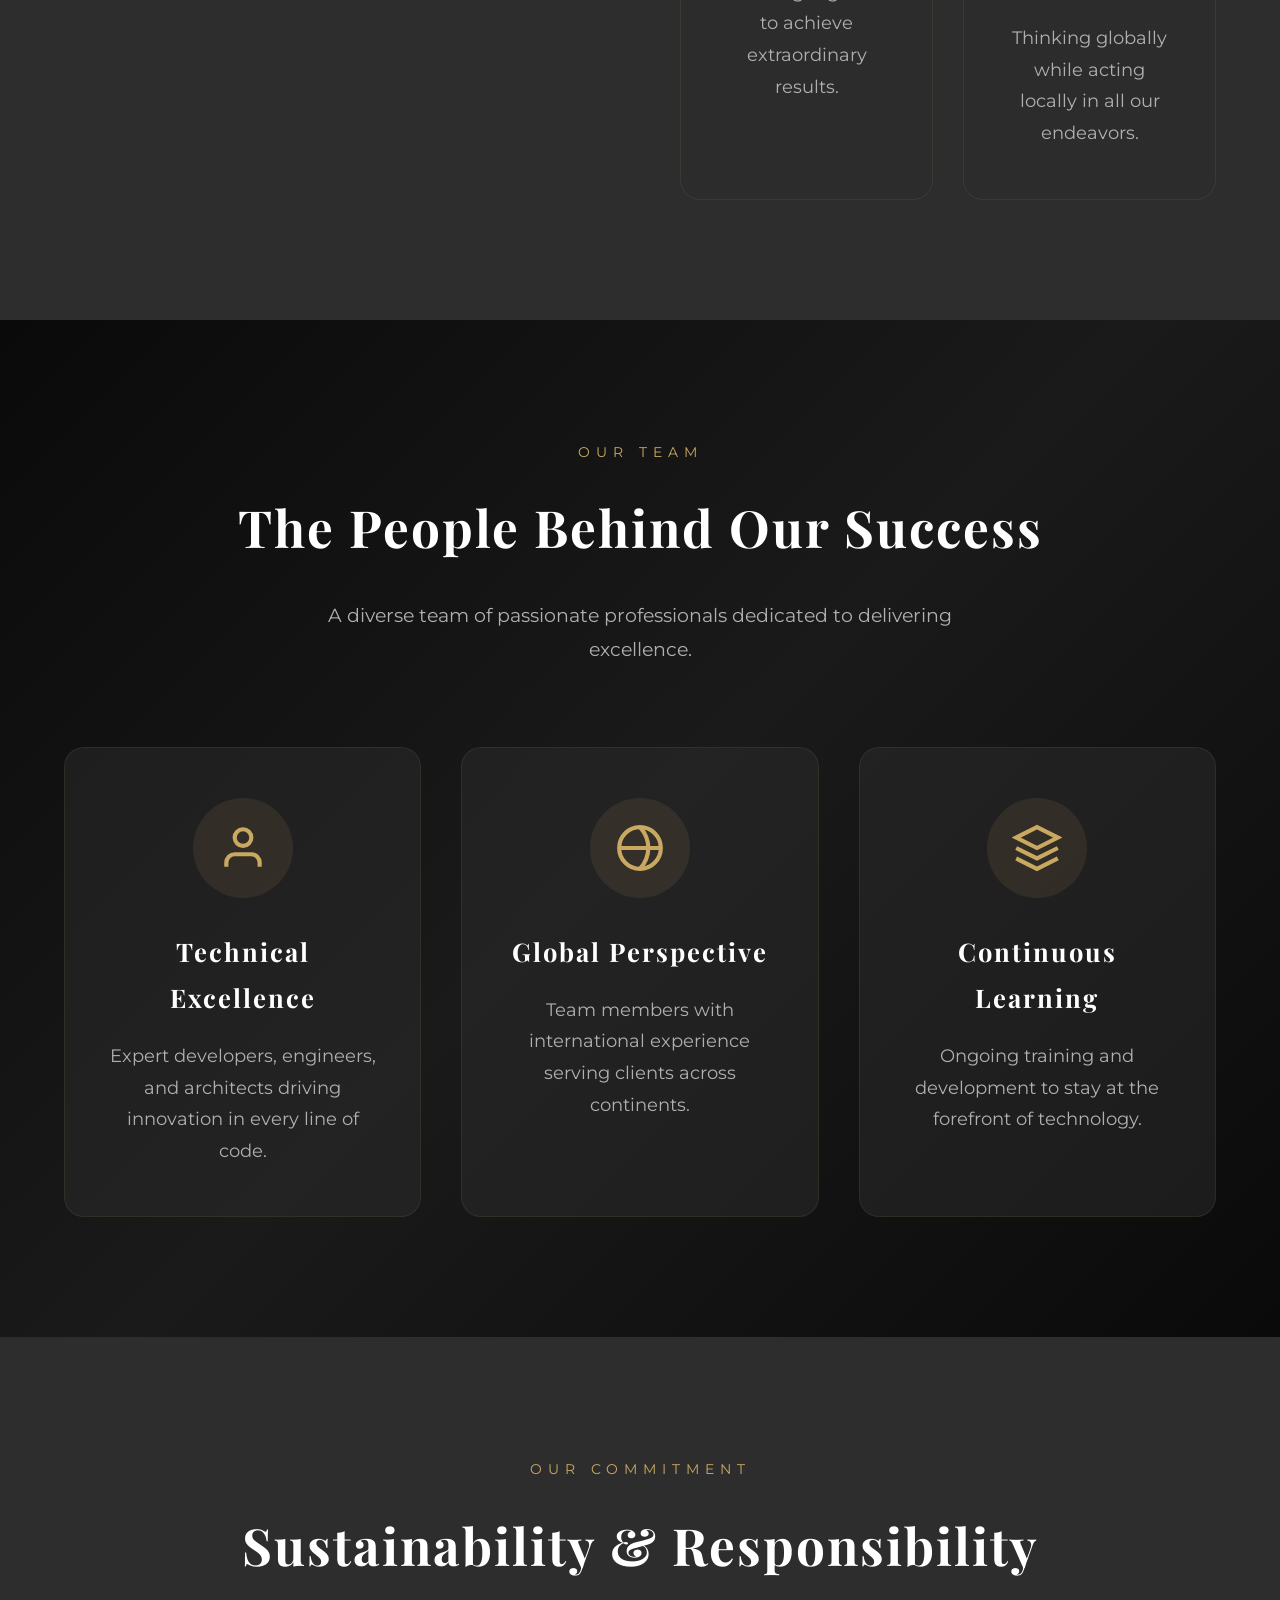
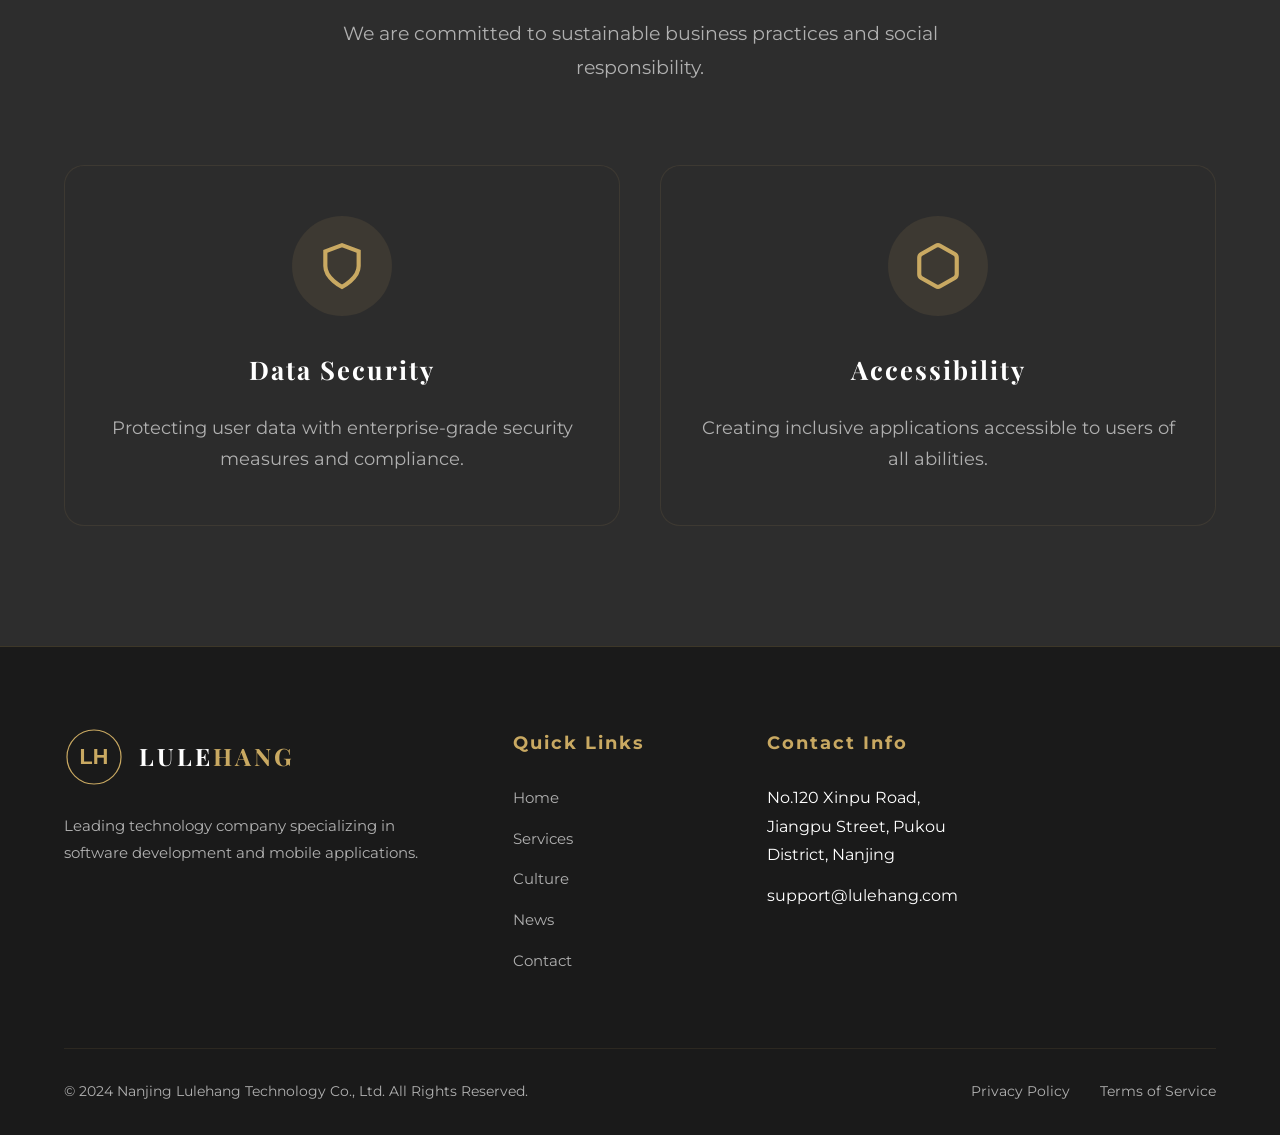
<file: culture.html>
<!DOCTYPE html>
<html lang="en">
<head>
    <meta charset="UTF-8">
    <meta name="viewport" content="width=device-width, initial-scale=1.0">
    <title>Corporate Culture - Lulehang Technology | Innovation & Excellence</title>
    <meta name="description" content="Discover Lulehang Technology's corporate culture centered on innovation, excellence, and global collaboration in software development and mobile applications.">
    <link rel="canonical" href="https://lulehang.com/culture.html">
    <link rel="icon" type="image/svg+xml" href="images/logo.svg">
    <link href="https://fonts.googleapis.com/css2?family=Montserrat:wght@300;400;500;600;700&family=Playfair+Display:wght@400;500;600;700&display=swap" rel="stylesheet">
    <link rel="stylesheet" href="css/style.css">
</head>
<body>
    <a href="#main-content" class="skip-link">Skip to main content</a>
    
    <header class="header">
        <div class="container">
            <a href="index.html" class="logo" aria-label="Lulehang Technology Home">
                <svg viewBox="0 0 100 100" width="60" height="60">
                    <circle cx="50" cy="50" r="45" fill="#1a1a1a" stroke="#c9a962" stroke-width="2"/>
                    <text x="50" y="62" font-family="Arial" font-size="36" font-weight="bold" fill="#c9a962" text-anchor="middle">LH</text>
                </svg>
                <span class="logo-text">LULE<span>HANG</span></span>
            </a>
            <nav class="nav" role="navigation">
                <ul class="nav-list">
                    <li><a href="index.html" class="nav-link">Home</a></li>
                    <li><a href="services.html" class="nav-link">Services</a></li>
                    <li><a href="culture.html" class="nav-link active">Culture</a></li>
                    <li><a href="news.html" class="nav-link">News</a></li>
                    <li><a href="contact.html" class="nav-link">Contact</a></li>
                </ul>
            </nav>
            <button class="menu-toggle" aria-label="Toggle navigation menu"><span></span><span></span><span></span></button>
        </div>
    </header>
    
    <main id="main-content">
        <section class="hero" style="min-height: 60vh;">
            <div class="hero-bg"></div>
            <div class="hero-particles"></div>
            <div class="hero-content">
                <span class="hero-subtitle">Our Culture</span>
                <h1 class="hero-title"><span>Innovation Drives</span><span>Our Excellence</span></h1>
                <p class="hero-description">Building the future of technology through creativity, collaboration, and commitment to excellence.</p>
            </div>
        </section>
        
        <section class="section section-alt" aria-labelledby="vision-title">
            <div class="container">
                <header class="section-header">
                    <span class="section-label">Our Vision</span>
                    <h2 id="vision-title">What We Stand For</h2>
                </header>
                <div class="about-grid">
                    <div class="about-content fade-in">
                        <h3>Core Values</h3>
                        <p>At Lulehang Technology, our values guide everything we do. We believe in innovation that matters, quality that speaks for itself, and partnerships that last.</p>
                        <p>Our commitment to excellence drives us to continuously push boundaries and deliver solutions that make a real difference in people's lives.</p>
                    </div>
                    <div class="services-grid" style="display: grid; grid-template-columns: repeat(2, 1fr); gap: 30px;">
                        <div class="service-card fade-in delay-1">
                            <div class="service-icon"><svg viewBox="0 0 24 24" fill="none" stroke="currentColor" stroke-width="2"><path d="M12 2L2 7l10 5 10-5-10-5z"/><path d="M2 17l10 5 10-5"/><path d="M2 12l10 5 10-5"/></svg></div>
                            <h4>Innovation</h4>
                            <p>Pioneering new solutions and challenging the status quo.</p>
                        </div>
                        <div class="service-card fade-in delay-2">
                            <div class="service-icon"><svg viewBox="0 0 24 24" fill="none" stroke="currentColor" stroke-width="2"><path d="M22 11.08V12a10 10 0 1 1-5.93-9.14"/><polyline points="22 4 12 14.01 9 11.01"/></svg></div>
                            <h4>Excellence</h4>
                            <p>Delivering exceptional quality in every project we undertake.</p>
                        </div>
                        <div class="service-card fade-in delay-3">
                            <div class="service-icon"><svg viewBox="0 0 24 24" fill="none" stroke="currentColor" stroke-width="2"><path d="M17 21v-2a4 4 0 0 0-4-4H5a4 4 0 0 0-4 4v2"/><circle cx="9" cy="7" r="4"/><path d="M23 21v-2a4 4 0 0 0-3-3.87"/><path d="M16 3.13a4 4 0 0 1 0 7.75"/></svg></div>
                            <h4>Collaboration</h4>
                            <p>Working together to achieve extraordinary results.</p>
                        </div>
                        <div class="service-card fade-in delay-4">
                            <div class="service-icon"><svg viewBox="0 0 24 24" fill="none" stroke="currentColor" stroke-width="2"><circle cx="12" cy="12" r="10"/><path d="M12 2a15.3 15.3 0 0 1 4 10 15.3 15.3 0 0 1-4 10"/></svg></div>
                            <h4>Global Vision</h4>
                            <p>Thinking globally while acting locally in all our endeavors.</p>
                        </div>
                    </div>
                </div>
            </div>
        </section>
        
        <section class="section section-dark" aria-labelledby="team-title">
            <div class="container">
                <header class="section-header">
                    <span class="section-label">Our Team</span>
                    <h2 id="team-title">The People Behind Our Success</h2>
                    <p class="section-description">A diverse team of passionate professionals dedicated to delivering excellence.</p>
                </header>
                <div class="services-grid">
                    <div class="service-card fade-in delay-1">
                        <div class="service-icon"><svg viewBox="0 0 24 24" fill="none" stroke="currentColor" stroke-width="2"><path d="M20 21v-2a4 4 0 0 0-4-4H8a4 4 0 0 0-4 4v2"/><circle cx="12" cy="7" r="4"/></svg></div>
                        <h4>Technical Excellence</h4>
                        <p>Expert developers, engineers, and architects driving innovation in every line of code.</p>
                    </div>
                    <div class="service-card fade-in delay-2">
                        <div class="service-icon"><svg viewBox="0 0 24 24" fill="none" stroke="currentColor" stroke-width="2"><circle cx="12" cy="12" r="10"/><line x1="2" y1="12" x2="22" y2="12"/><path d="M12 2a15.3 15.3 0 0 1 4 10 15.3 15.3 0 0 1-4 10"/></svg></div>
                        <h4>Global Perspective</h4>
                        <p>Team members with international experience serving clients across continents.</p>
                    </div>
                    <div class="service-card fade-in delay-3">
                        <div class="service-icon"><svg viewBox="0 0 24 24" fill="none" stroke="currentColor" stroke-width="2"><path d="M12 2L2 7l10 5 10-5-10-5z"/><path d="M2 17l10 5 10-5"/><path d="M2 12l10 5 10-5"/></svg></div>
                        <h4>Continuous Learning</h4>
                        <p>Ongoing training and development to stay at the forefront of technology.</p>
                    </div>
                </div>
            </div>
        </section>
        
        <section class="section section-alt" aria-labelledby="commitment-title">
            <div class="container">
                <header class="section-header">
                    <span class="section-label">Our Commitment</span>
                    <h2 id="commitment-title">Sustainability & Responsibility</h2>
                    <p class="section-description">We are committed to sustainable business practices and social responsibility.</p>
                </header>
                <div class="services-grid">
                    <div class="service-card fade-in delay-1">
                        <div class="service-icon"><svg viewBox="0 0 24 24" fill="none" stroke="currentColor" stroke-width="2"><path d="M12 22s8-4 8-10V5l-8-3-8 3v7c0 6 8 10 8 10z"/></svg></div>
                        <h4>Data Security</h4>
                        <p>Protecting user data with enterprise-grade security measures and compliance.</p>
                    </div>
                    <div class="service-card fade-in delay-2">
                        <div class="service-icon"><svg viewBox="0 0 24 24" fill="none" stroke="currentColor" stroke-width="2"><path d="M21 16V8a2 2 0 0 0-1-1.73l-7-4a2 2 0 0 0-2 0l-7 4A2 2 0 0 0 3 8v8a2 2 0 0 0 1 1.73l7 4a2 2 0 0 0 2 0l7-4A2 2 0 0 0 21 16z"/></svg></div>
                        <h4>Accessibility</h4>
                        <p>Creating inclusive applications accessible to users of all abilities.</p>
                    </div>
                </div>
            </div>
        </section>
    </main>
    
    <footer class="footer" role="contentinfo">
        <div class="container">
            <div class="footer-grid">
                <div class="footer-about">
                    <a href="index.html" class="logo"><svg viewBox="0 0 100 100" width="50" height="50"><circle cx="50" cy="50" r="45" fill="#1a1a1a" stroke="#c9a962" stroke-width="2"/><text x="50" y="62" font-family="Arial" font-size="36" font-weight="bold" fill="#c9a962" text-anchor="middle">LH</text></svg><span class="logo-text">LULE<span>HANG</span></span></a>
                    <p>Leading technology company specializing in software development and mobile applications.</p>
                </div>
                <div class="footer-column">
                    <h5>Quick Links</h5>
                    <ul class="footer-links">
                        <li><a href="index.html">Home</a></li>
                        <li><a href="services.html">Services</a></li>
                        <li><a href="culture.html">Culture</a></li>
                        <li><a href="news.html">News</a></li>
                        <li><a href="contact.html">Contact</a></li>
                    </ul>
                </div>
                <div class="footer-column">
                    <h5>Contact Info</h5>
                    <ul class="footer-links">
                        <li>No.120 Xinpu Road, Jiangpu Street, Pukou District, Nanjing</li>
                        <li>support@lulehang.com</li>
                    </ul>
                </div>
            </div>
            <div class="footer-bottom">
                <p>&copy; 2024 Nanjing Lulehang Technology Co., Ltd. All Rights Reserved.</p>
                <div class="footer-legal">
                    <a href="privacy-policy.html">Privacy Policy</a>
                    <a href="terms-of-service.html">Terms of Service</a>
                </div>
            </div>
        </div>
    </footer>
    <script src="js/main.js"></script>
</body>
</html>
</file>
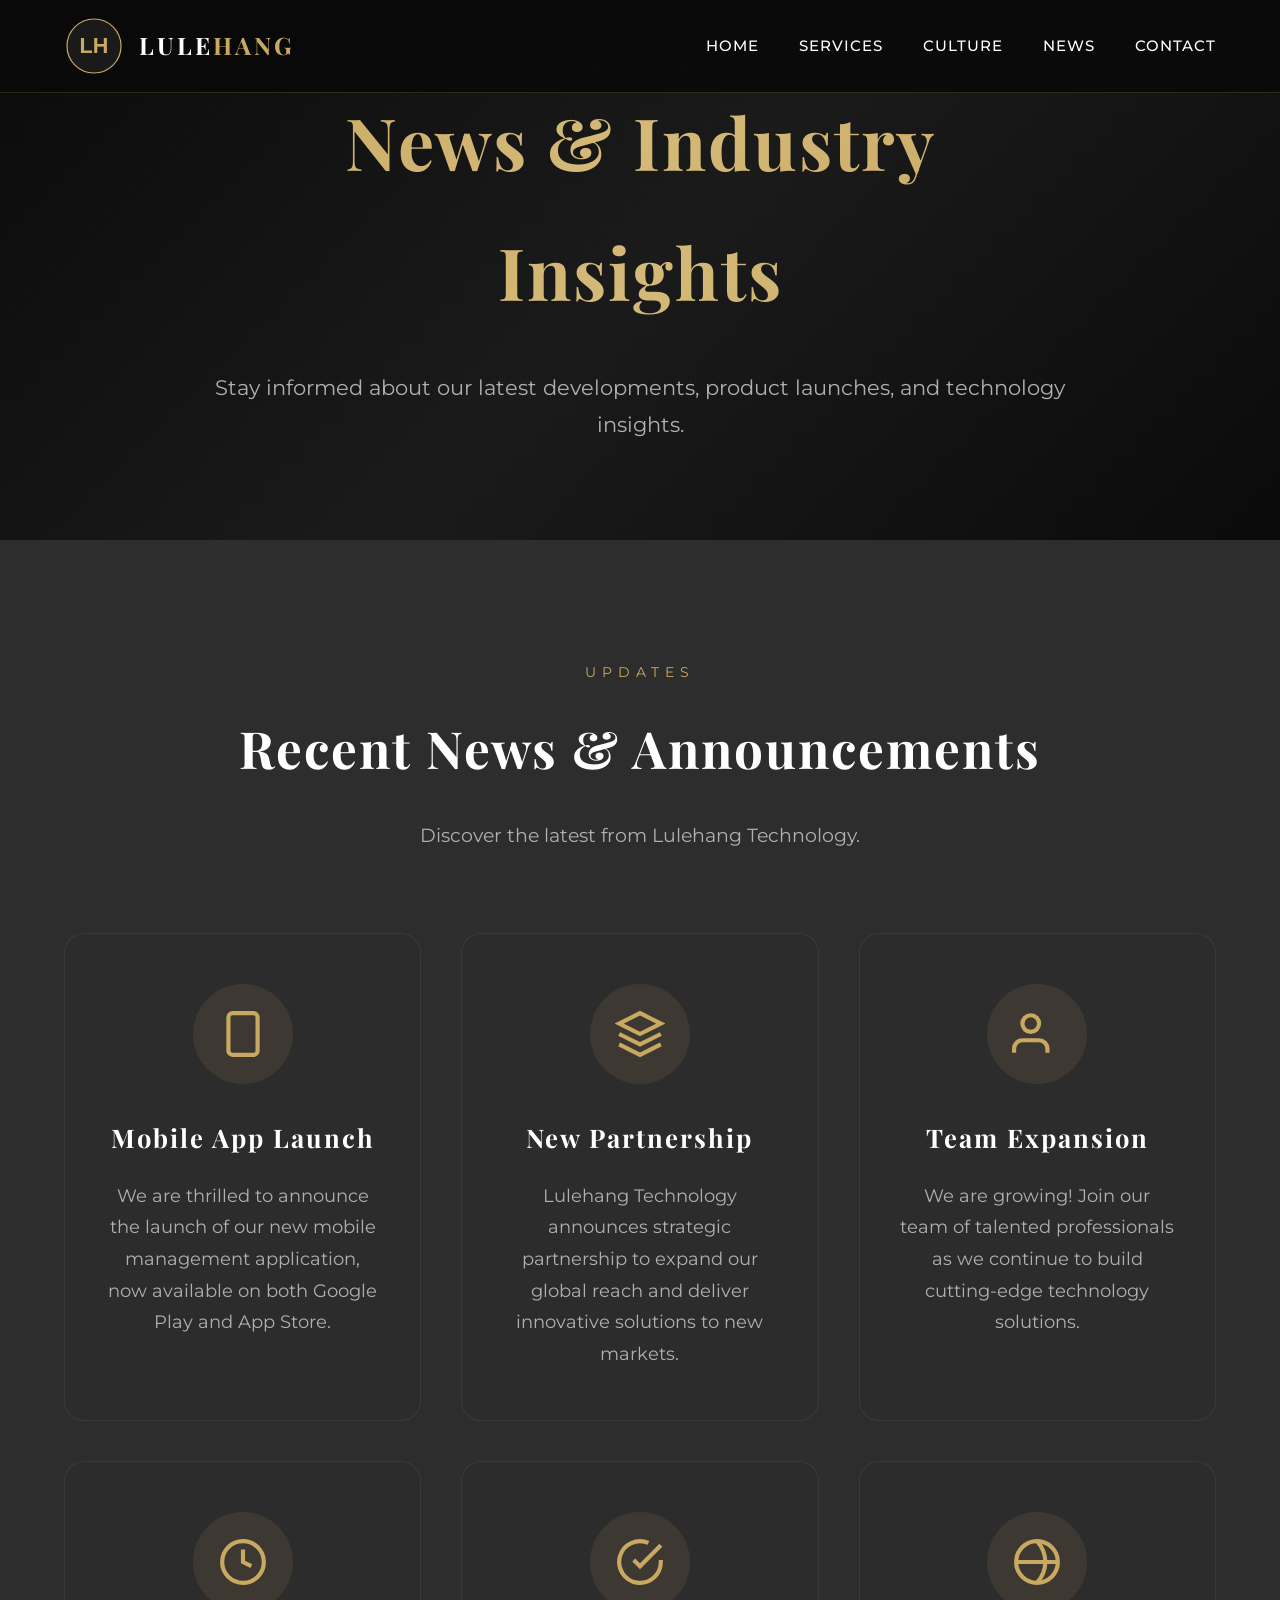
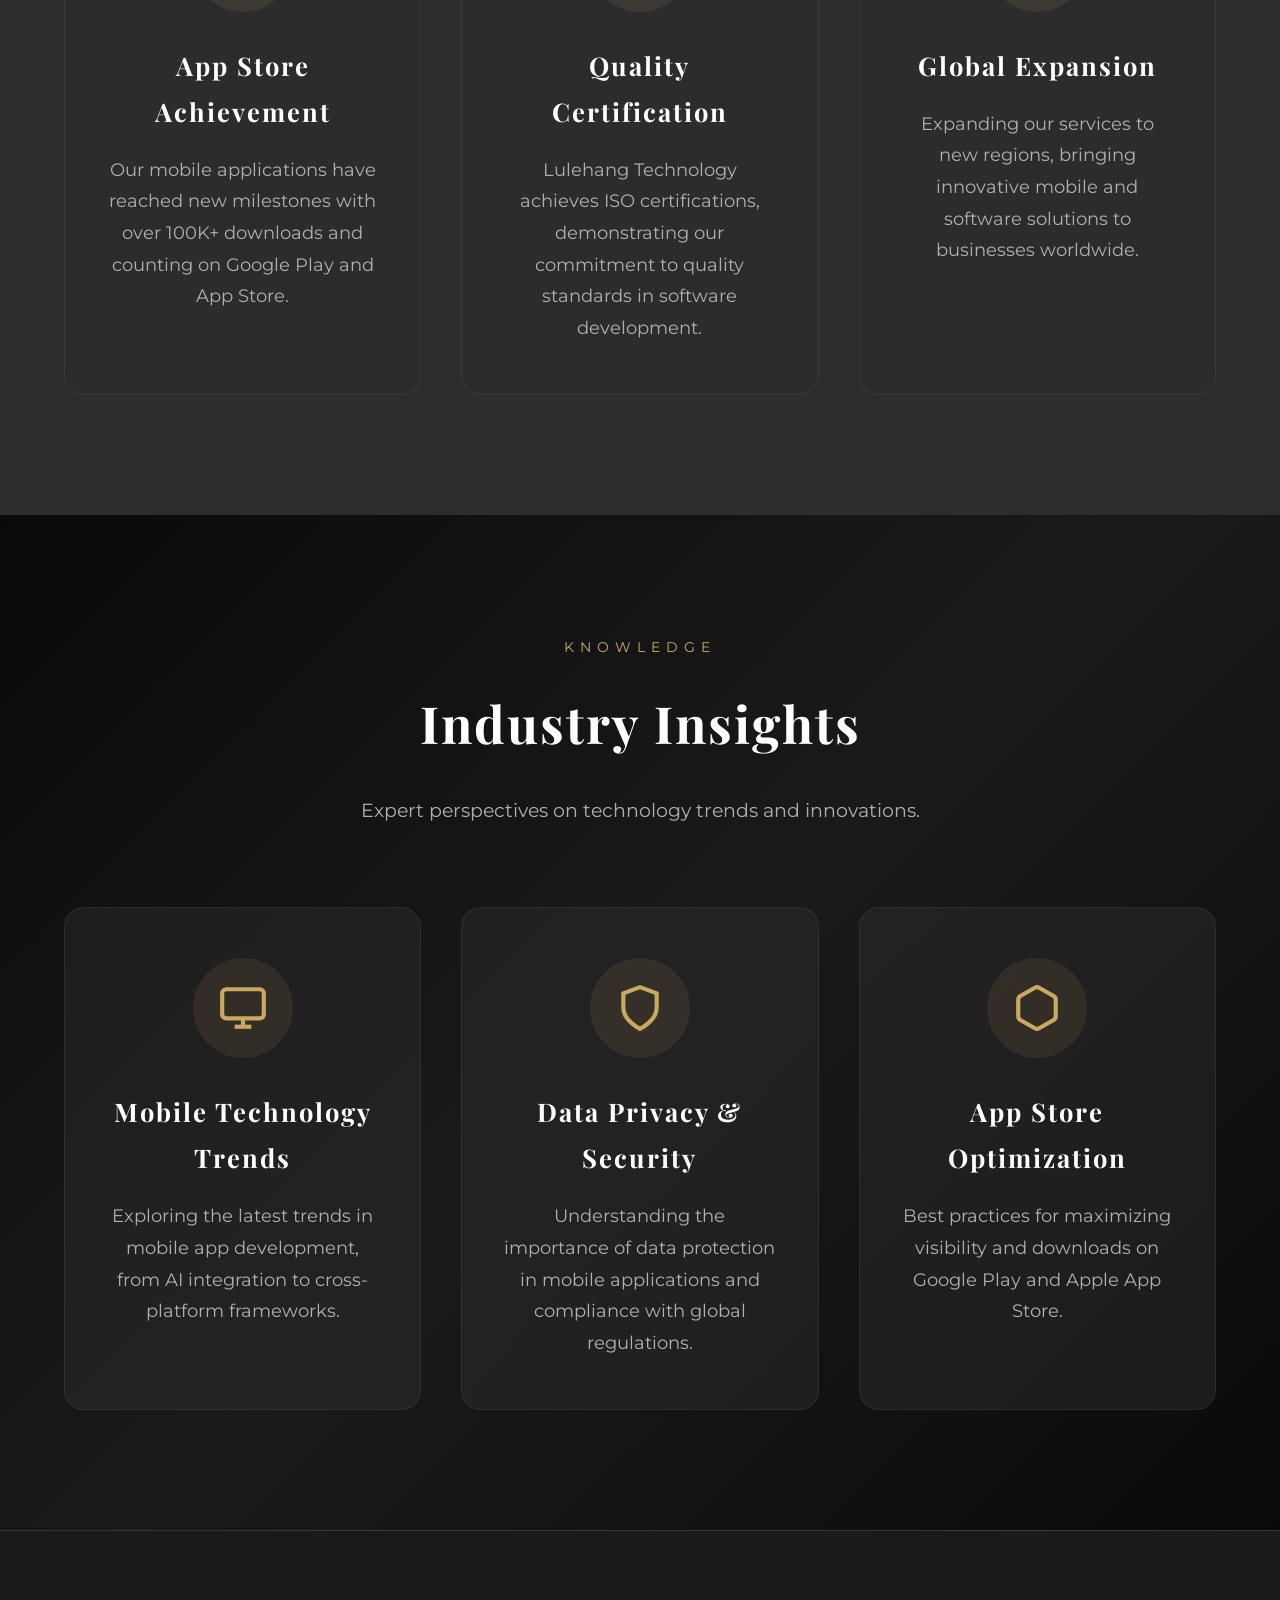
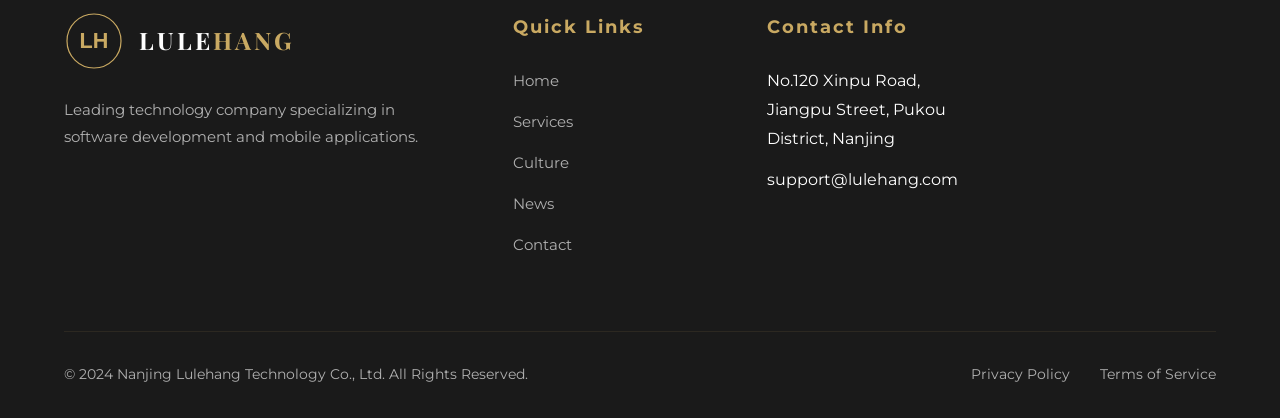
<file: news.html>
<!DOCTYPE html>
<html lang="en">
<head>
    <meta charset="UTF-8">
    <meta name="viewport" content="width=device-width, initial-scale=1.0">
    <title>News & Updates - Lulehang Technology | Company News & Industry Insights</title>
    <meta name="description" content="Stay updated with Lulehang Technology's latest news, product launches, industry insights, and company announcements. Discover our journey in mobile app development and software solutions.">
    <link rel="canonical" href="https://lulehang.com/news.html">
    <link rel="icon" type="image/svg+xml" href="images/logo.svg">
    <link href="https://fonts.googleapis.com/css2?family=Montserrat:wght@300;400;500;600;700&family=Playfair+Display:wght@400;500;600;700&display=swap" rel="stylesheet">
    <link rel="stylesheet" href="css/style.css">
</head>
<body>
    <a href="#main-content" class="skip-link">Skip to main content</a>
    
    <header class="header">
        <div class="container">
            <a href="index.html" class="logo" aria-label="Lulehang Technology Home">
                <svg viewBox="0 0 100 100" width="60" height="60">
                    <circle cx="50" cy="50" r="45" fill="#1a1a1a" stroke="#c9a962" stroke-width="2"/>
                    <text x="50" y="62" font-family="Arial" font-size="36" font-weight="bold" fill="#c9a962" text-anchor="middle">LH</text>
                </svg>
                <span class="logo-text">LULE<span>HANG</span></span>
            </a>
            <nav class="nav" role="navigation">
                <ul class="nav-list">
                    <li><a href="index.html" class="nav-link">Home</a></li>
                    <li><a href="services.html" class="nav-link">Services</a></li>
                    <li><a href="culture.html" class="nav-link">Culture</a></li>
                    <li><a href="news.html" class="nav-link active">News</a></li>
                    <li><a href="contact.html" class="nav-link">Contact</a></li>
                </ul>
            </nav>
            <button class="menu-toggle" aria-label="Toggle navigation menu"><span></span><span></span><span></span></button>
        </div>
    </header>
    
    <main id="main-content">
        <section class="hero" style="min-height: 60vh;">
            <div class="hero-bg"></div>
            <div class="hero-particles"></div>
            <div class="hero-content">
                <span class="hero-subtitle">Latest News</span>
                <h1 class="hero-title"><span>News & Industry</span><span>Insights</span></h1>
                <p class="hero-description">Stay informed about our latest developments, product launches, and technology insights.</p>
            </div>
        </section>
        
        <section class="section section-alt" aria-labelledby="news-title">
            <div class="container">
                <header class="section-header">
                    <span class="section-label">Updates</span>
                    <h2 id="news-title">Recent News & Announcements</h2>
                    <p class="section-description">Discover the latest from Lulehang Technology.</p>
                </header>
                
                <div class="services-grid">
                    <article class="service-card fade-in delay-1">
                        <div class="service-icon"><svg viewBox="0 0 24 24" fill="none" stroke="currentColor" stroke-width="2"><rect x="5" y="2" width="14" height="20" rx="2" ry="2"/><line x1="12" y1="18" x2="12.01" y2="18"/></svg></div>
                        <h4>Mobile App Launch</h4>
                        <p>We are thrilled to announce the launch of our new mobile management application, now available on both Google Play and App Store.</p>
                    </article>
                    
                    <article class="service-card fade-in delay-2">
                        <div class="service-icon"><svg viewBox="0 0 24 24" fill="none" stroke="currentColor" stroke-width="2"><path d="M12 2L2 7l10 5 10-5-10-5z"/><path d="M2 17l10 5 10-5"/><path d="M2 12l10 5 10-5"/></svg></div>
                        <h4>New Partnership</h4>
                        <p>Lulehang Technology announces strategic partnership to expand our global reach and deliver innovative solutions to new markets.</p>
                    </article>
                    
                    <article class="service-card fade-in delay-3">
                        <div class="service-icon"><svg viewBox="0 0 24 24" fill="none" stroke="currentColor" stroke-width="2"><path d="M17 21v-2a4 4 0 0 0-4-4H5a4 4 0 0 0-4 4v2"/><circle cx="9" cy="7" r="4"/></svg></div>
                        <h4>Team Expansion</h4>
                        <p>We are growing! Join our team of talented professionals as we continue to build cutting-edge technology solutions.</p>
                    </article>
                    
                    <article class="service-card fade-in delay-4">
                        <div class="service-icon"><svg viewBox="0 0 24 24" fill="none" stroke="currentColor" stroke-width="2"><circle cx="12" cy="12" r="10"/><polyline points="12 6 12 12 16 14"/></svg></div>
                        <h4>App Store Achievement</h4>
                        <p>Our mobile applications have reached new milestones with over 100K+ downloads and counting on Google Play and App Store.</p>
                    </article>
                    
                    <article class="service-card fade-in delay-5">
                        <div class="service-icon"><svg viewBox="0 0 24 24" fill="none" stroke="currentColor" stroke-width="2"><path d="M22 11.08V12a10 10 0 1 1-5.93-9.14"/><polyline points="22 4 12 14.01 9 11.01"/></svg></div>
                        <h4>Quality Certification</h4>
                        <p>Lulehang Technology achieves ISO certifications, demonstrating our commitment to quality standards in software development.</p>
                    </article>
                    
                    <article class="service-card fade-in delay-6">
                        <div class="service-icon"><svg viewBox="0 0 24 24" fill="none" stroke="currentColor" stroke-width="2"><circle cx="12" cy="12" r="10"/><line x1="2" y1="12" x2="22" y2="12"/><path d="M12 2a15.3 15.3 0 0 1 4 10 15.3 15.3 0 0 1-4 10"/></svg></div>
                        <h4>Global Expansion</h4>
                        <p>Expanding our services to new regions, bringing innovative mobile and software solutions to businesses worldwide.</p>
                    </article>
                </div>
            </div>
        </section>
        
        <section class="section section-dark" aria-labelledby="industry-insights-title">
            <div class="container">
                <header class="section-header">
                    <span class="section-label">Knowledge</span>
                    <h2 id="industry-insights-title">Industry Insights</h2>
                    <p class="section-description">Expert perspectives on technology trends and innovations.</p>
                </header>
                
                <div class="services-grid">
                    <article class="service-card fade-in delay-1">
                        <div class="service-icon"><svg viewBox="0 0 24 24" fill="none" stroke="currentColor" stroke-width="2"><rect x="2" y="3" width="20" height="14" rx="2" ry="2"/><line x1="8" y1="21" x2="16" y2="21"/><line x1="12" y1="17" x2="12" y2="21"/></svg></div>
                        <h4>Mobile Technology Trends</h4>
                        <p>Exploring the latest trends in mobile app development, from AI integration to cross-platform frameworks.</p>
                    </article>
                    
                    <article class="service-card fade-in delay-2">
                        <div class="service-icon"><svg viewBox="0 0 24 24" fill="none" stroke="currentColor" stroke-width="2"><path d="M12 22s8-4 8-10V5l-8-3-8 3v7c0 6 8 10 8 10z"/></svg></div>
                        <h4>Data Privacy & Security</h4>
                        <p>Understanding the importance of data protection in mobile applications and compliance with global regulations.</p>
                    </article>
                    
                    <article class="service-card fade-in delay-3">
                        <div class="service-icon"><svg viewBox="0 0 24 24" fill="none" stroke="currentColor" stroke-width="2"><path d="M21 16V8a2 2 0 0 0-1-1.73l-7-4a2 2 0 0 0-2 0l-7 4A2 2 0 0 0 3 8v8a2 2 0 0 0 1 1.73l7 4a2 2 0 0 0 2 0l7-4A2 2 0 0 0 21 16z"/></svg></div>
                        <h4>App Store Optimization</h4>
                        <p>Best practices for maximizing visibility and downloads on Google Play and Apple App Store.</p>
                    </article>
                </div>
            </div>
        </section>
    </main>
    
    <footer class="footer" role="contentinfo">
        <div class="container">
            <div class="footer-grid">
                <div class="footer-about">
                    <a href="index.html" class="logo"><svg viewBox="0 0 100 100" width="50" height="50"><circle cx="50" cy="50" r="45" fill="#1a1a1a" stroke="#c9a962" stroke-width="2"/><text x="50" y="62" font-family="Arial" font-size="36" font-weight="bold" fill="#c9a962" text-anchor="middle">LH</text></svg><span class="logo-text">LULE<span>HANG</span></span></a>
                    <p>Leading technology company specializing in software development and mobile applications.</p>
                </div>
                <div class="footer-column">
                    <h5>Quick Links</h5>
                    <ul class="footer-links">
                        <li><a href="index.html">Home</a></li>
                        <li><a href="services.html">Services</a></li>
                        <li><a href="culture.html">Culture</a></li>
                        <li><a href="news.html">News</a></li>
                        <li><a href="contact.html">Contact</a></li>
                    </ul>
                </div>
                <div class="footer-column">
                    <h5>Contact Info</h5>
                    <ul class="footer-links">
                        <li>No.120 Xinpu Road, Jiangpu Street, Pukou District, Nanjing</li>
                        <li>support@lulehang.com</li>
                    </ul>
                </div>
            </div>
            <div class="footer-bottom">
                <p>&copy; 2024 Nanjing Lulehang Technology Co., Ltd. All Rights Reserved.</p>
                <div class="footer-legal">
                    <a href="privacy-policy.html">Privacy Policy</a>
                    <a href="terms-of-service.html">Terms of Service</a>
                </div>
            </div>
        </div>
    </footer>
    <script src="js/main.js"></script>
</body>
</html>
</file>
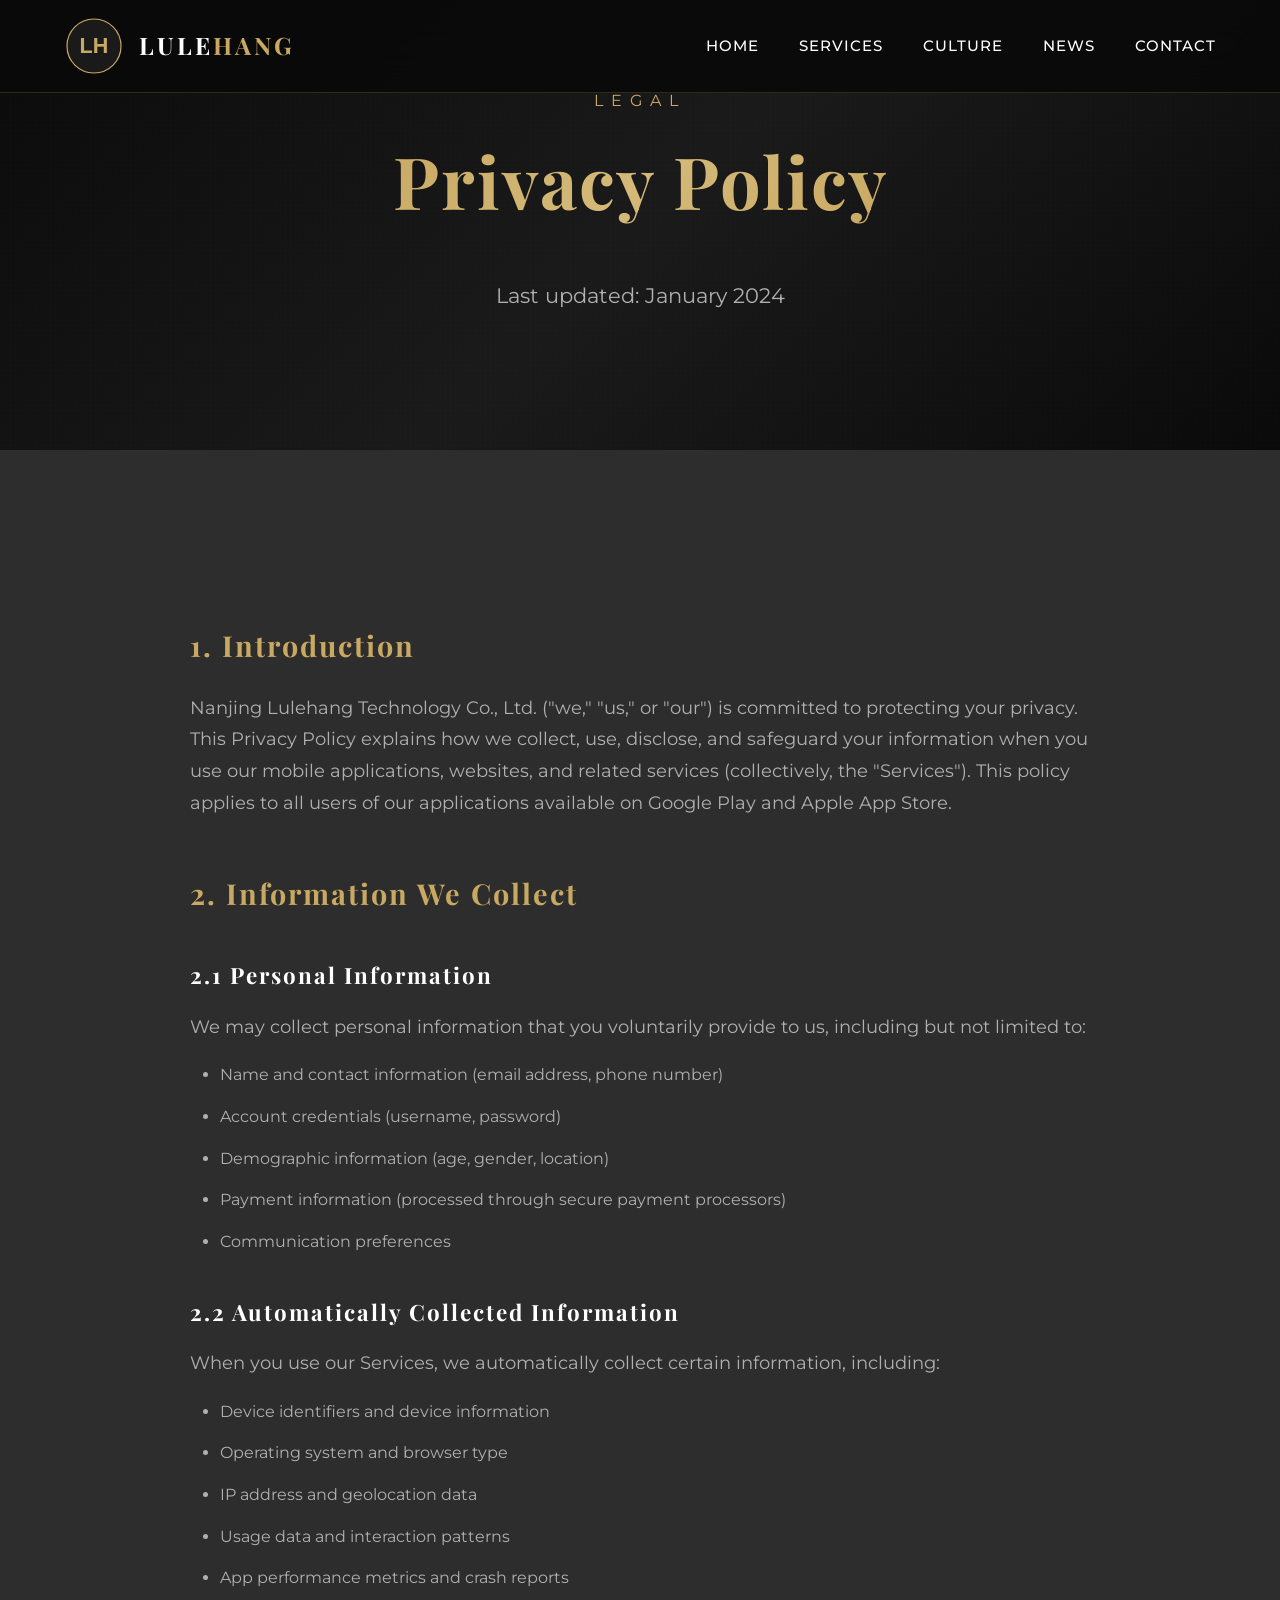
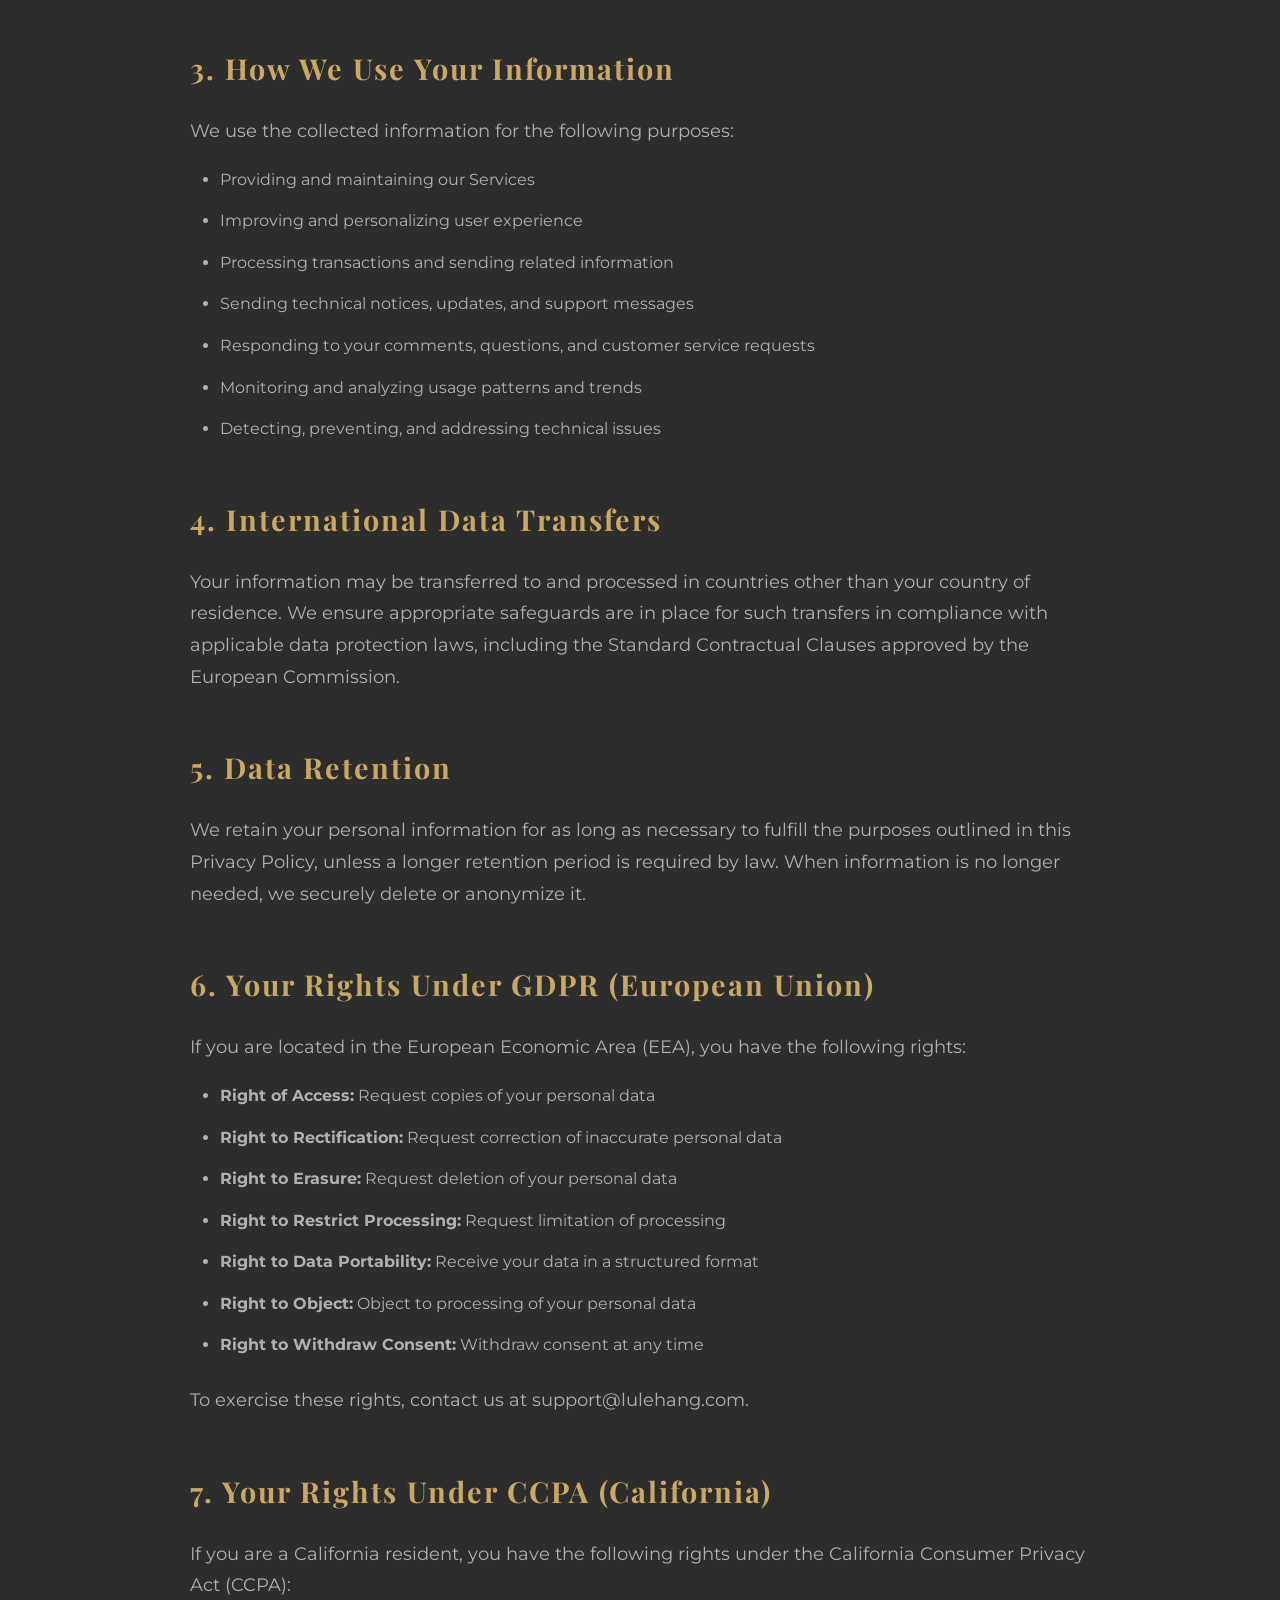
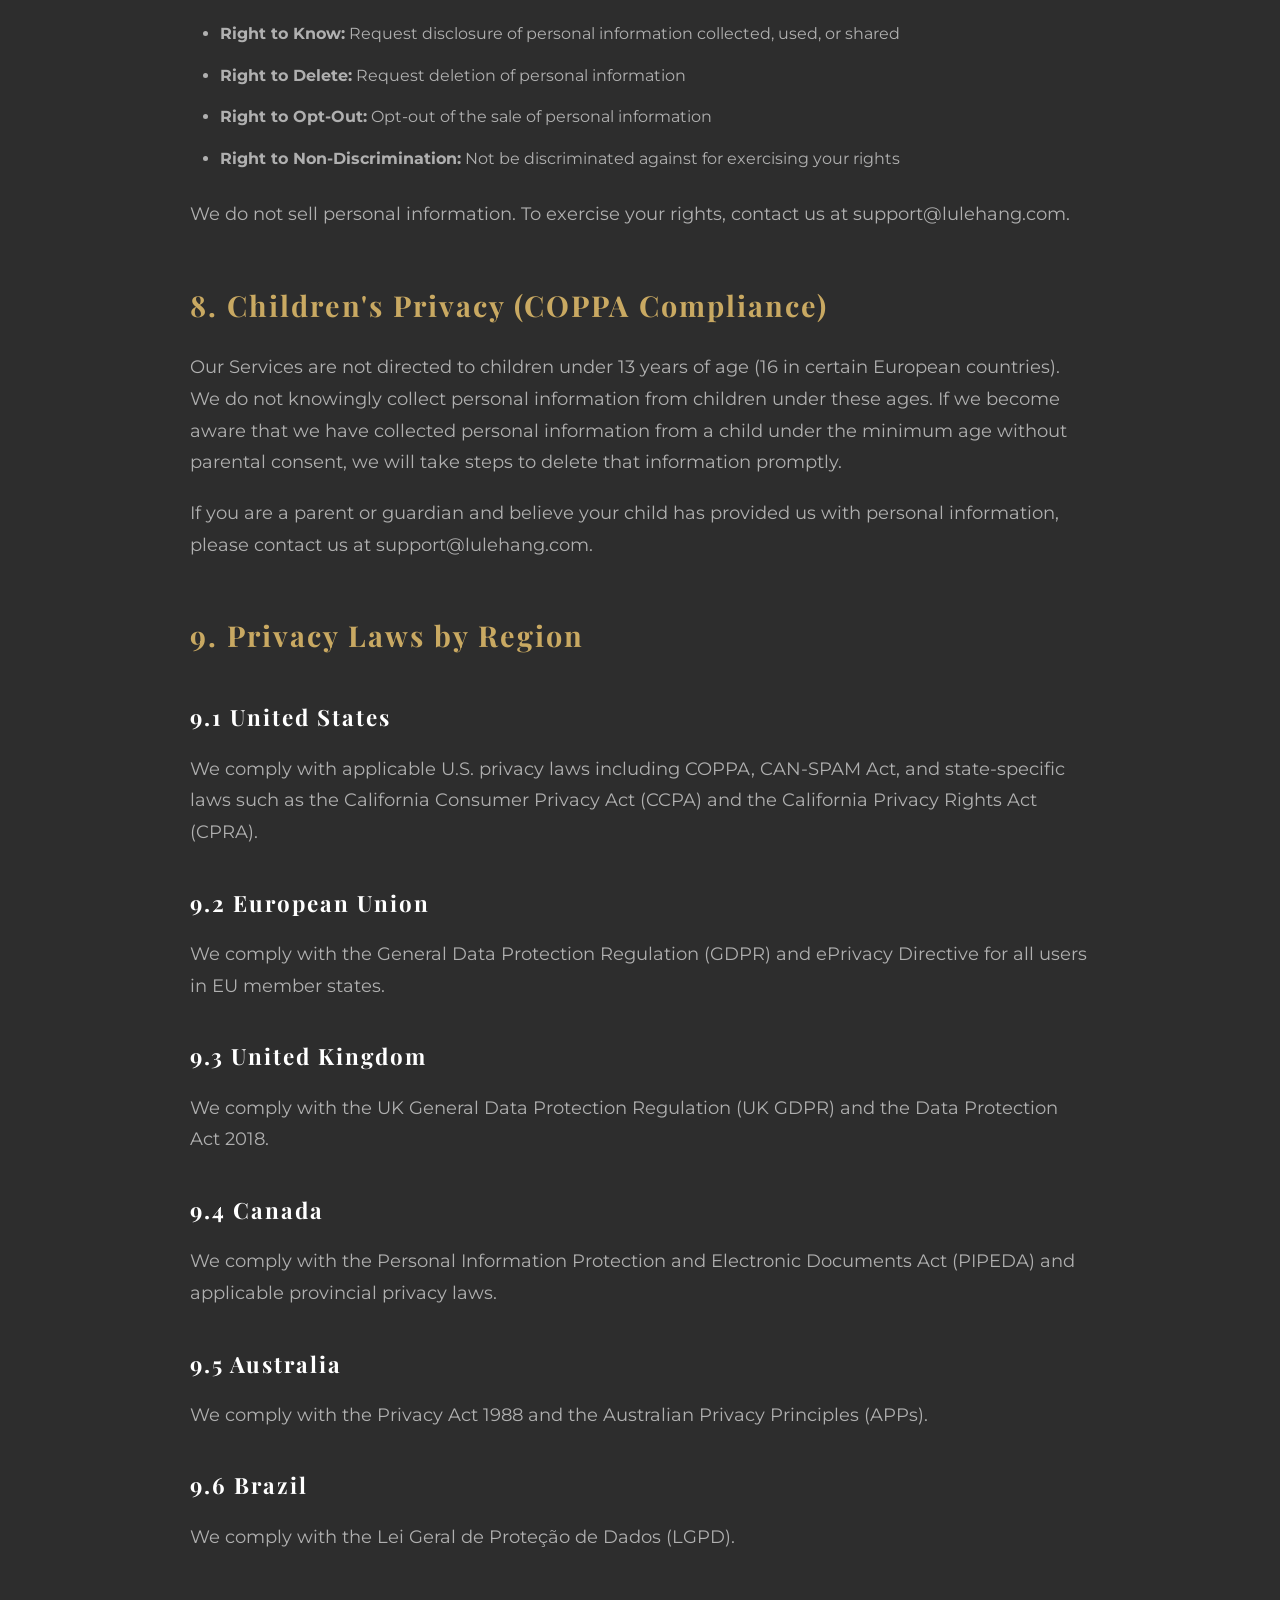
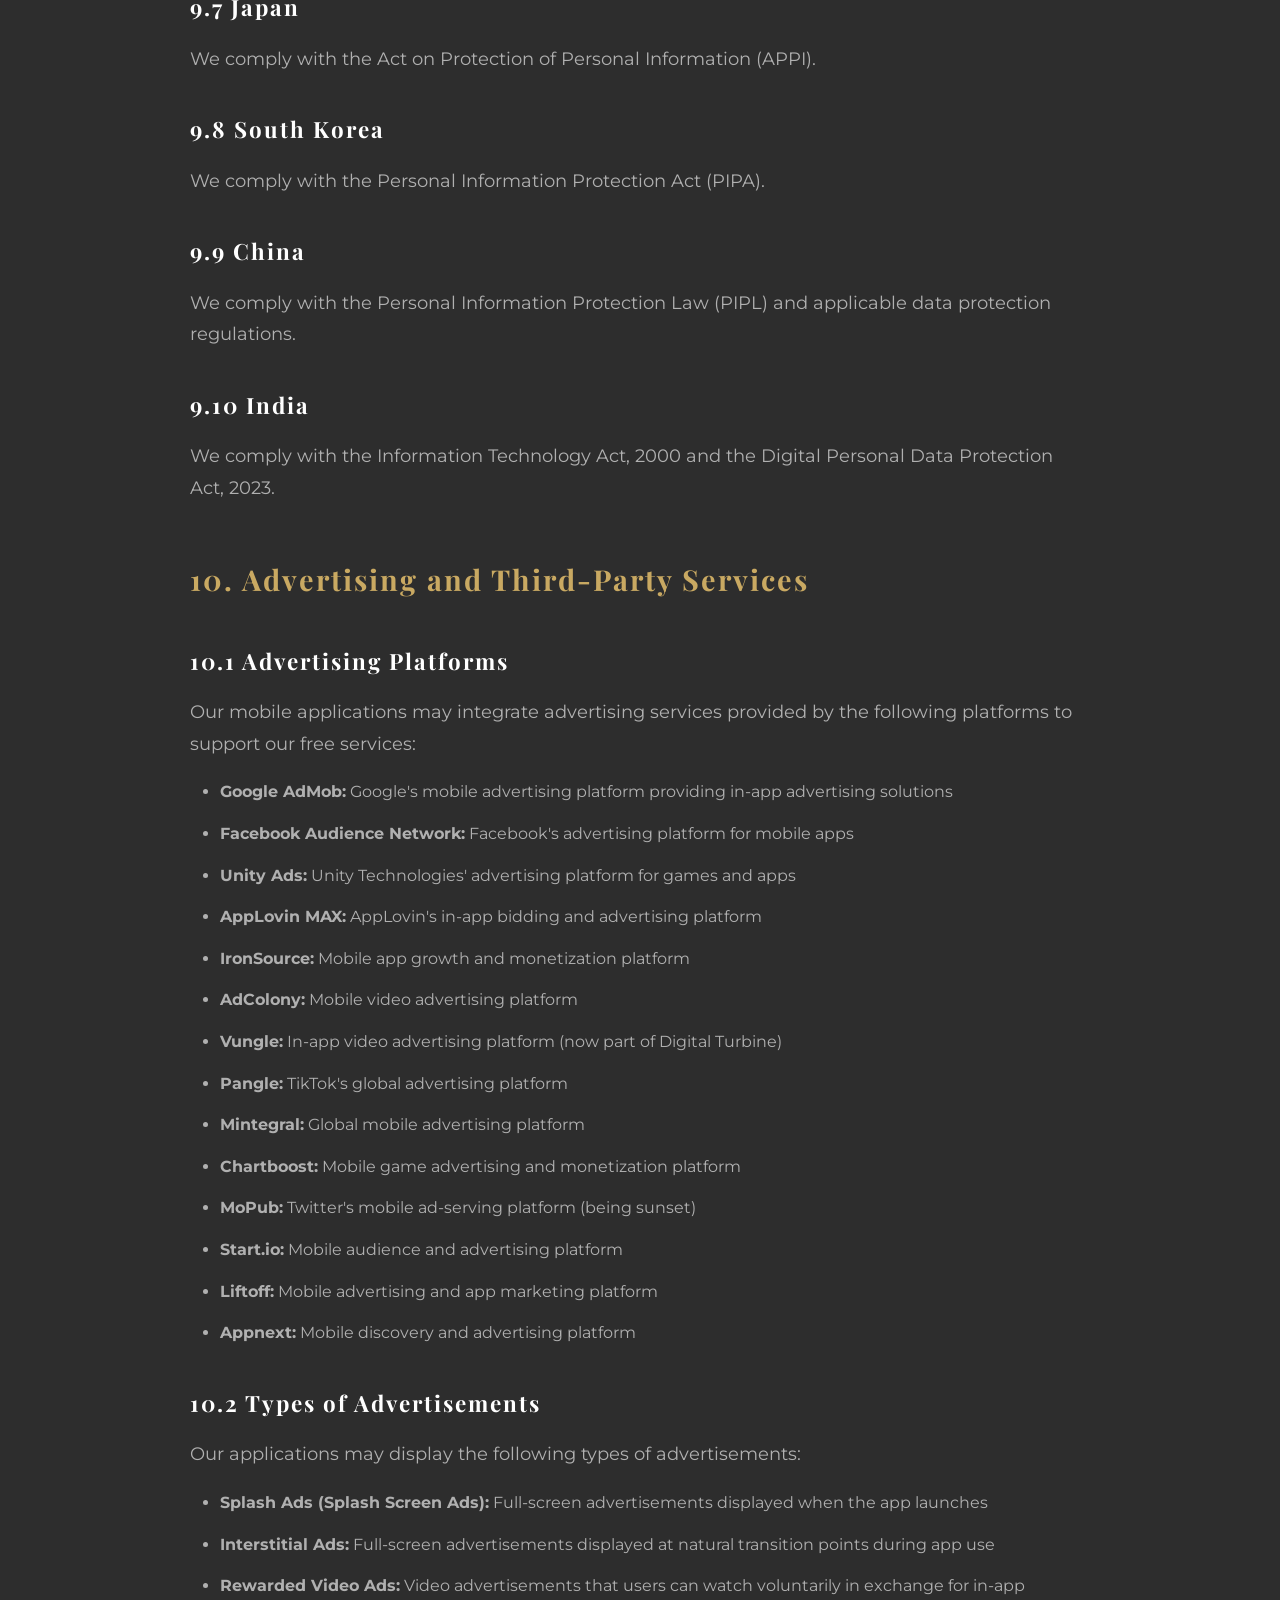
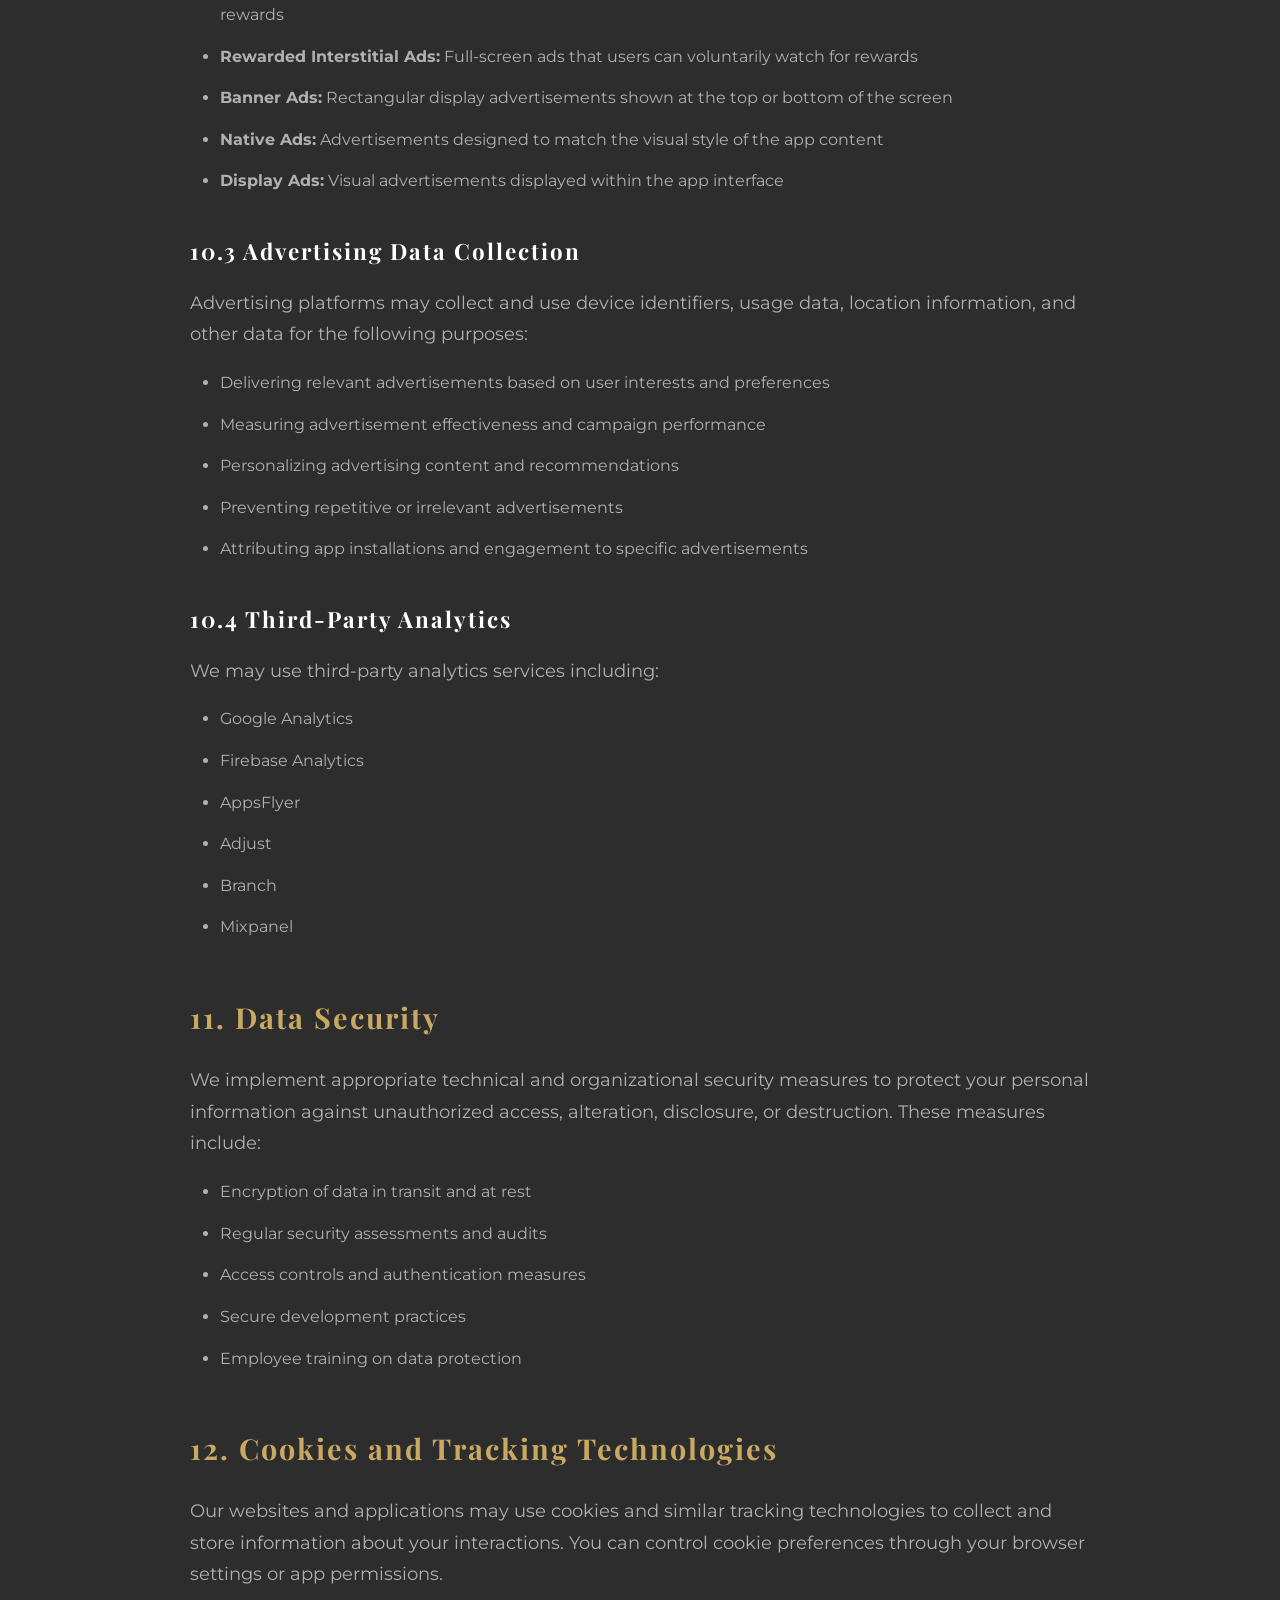
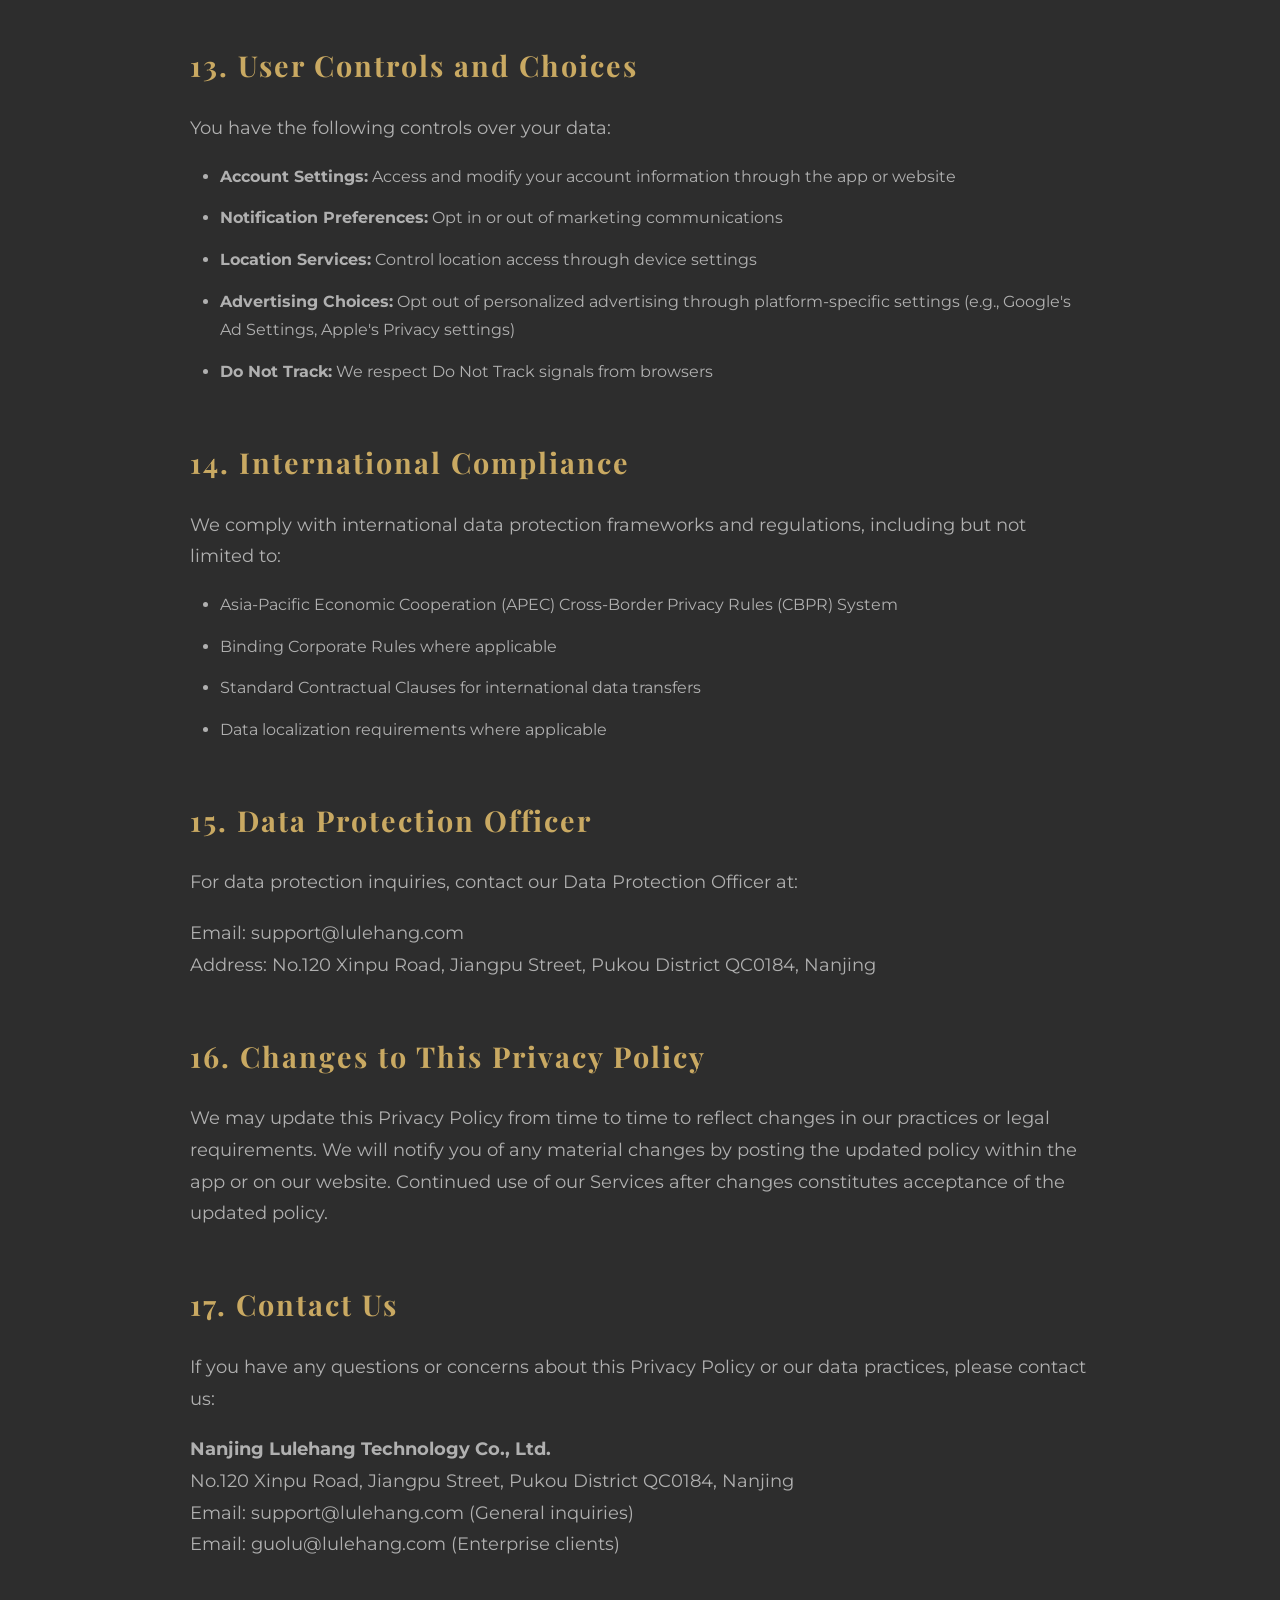
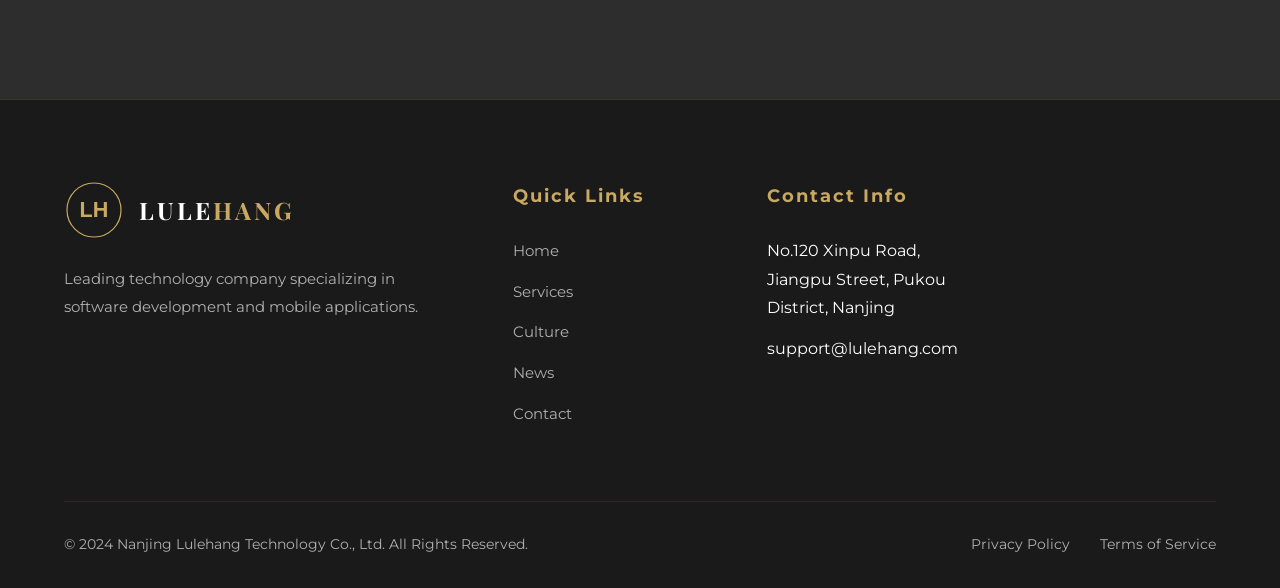
<file: privacy-policy.html>
<!DOCTYPE html>
<html lang="en">
<head>
    <meta charset="UTF-8">
    <meta name="viewport" content="width=device-width, initial-scale=1.0">
    <title>Privacy Policy - Lulehang Technology | Data Protection & Privacy</title>
    <meta name="description" content="Lulehang Technology's comprehensive Privacy Policy detailing how we collect, use, and protect your data in compliance with GDPR, CCPA, COPPA, and international privacy regulations.">
    <link rel="canonical" href="https://lulehang.com/privacy-policy.html">
    <link rel="icon" type="image/svg+xml" href="images/logo.svg">
    <link href="https://fonts.googleapis.com/css2?family=Montserrat:wght@300;400;500;600;700&family=Playfair+Display:wght@400;500;600;700&display=swap" rel="stylesheet">
    <link rel="stylesheet" href="css/style.css">
</head>
<body>
    <a href="#main-content" class="skip-link">Skip to main content</a>
    
    <header class="header">
        <div class="container">
            <a href="index.html" class="logo" aria-label="Lulehang Technology Home">
                <svg viewBox="0 0 100 100" width="60" height="60">
                    <circle cx="50" cy="50" r="45" fill="#1a1a1a" stroke="#c9a962" stroke-width="2"/>
                    <text x="50" y="62" font-family="Arial" font-size="36" font-weight="bold" fill="#c9a962" text-anchor="middle">LH</text>
                </svg>
                <span class="logo-text">LULE<span>HANG</span></span>
            </a>
            <nav class="nav" role="navigation">
                <ul class="nav-list">
                    <li><a href="index.html" class="nav-link">Home</a></li>
                    <li><a href="services.html" class="nav-link">Services</a></li>
                    <li><a href="culture.html" class="nav-link">Culture</a></li>
                    <li><a href="news.html" class="nav-link">News</a></li>
                    <li><a href="contact.html" class="nav-link">Contact</a></li>
                </ul>
            </nav>
            <button class="menu-toggle" aria-label="Toggle navigation menu"><span></span><span></span><span></span></button>
        </div>
    </header>
    
    <main id="main-content">
        <section class="hero" style="min-height: 50vh;">
            <div class="hero-bg"></div>
            <div class="hero-content">
                <span class="hero-subtitle">Legal</span>
                <h1 class="hero-title"><span>Privacy Policy</span></h1>
                <p class="hero-description">Last updated: January 2024</p>
            </div>
        </section>
        
        <section class="section section-alt">
            <div class="container">
                <div class="legal-content">
                    <h2>1. Introduction</h2>
                    <p>Nanjing Lulehang Technology Co., Ltd. ("we," "us," or "our") is committed to protecting your privacy. This Privacy Policy explains how we collect, use, disclose, and safeguard your information when you use our mobile applications, websites, and related services (collectively, the "Services"). This policy applies to all users of our applications available on Google Play and Apple App Store.</p>
                    
                    <h2>2. Information We Collect</h2>
                    <h3>2.1 Personal Information</h3>
                    <p>We may collect personal information that you voluntarily provide to us, including but not limited to:</p>
                    <ul>
                        <li>Name and contact information (email address, phone number)</li>
                        <li>Account credentials (username, password)</li>
                        <li>Demographic information (age, gender, location)</li>
                        <li>Payment information (processed through secure payment processors)</li>
                        <li>Communication preferences</li>
                    </ul>
                    
                    <h3>2.2 Automatically Collected Information</h3>
                    <p>When you use our Services, we automatically collect certain information, including:</p>
                    <ul>
                        <li>Device identifiers and device information</li>
                        <li>Operating system and browser type</li>
                        <li>IP address and geolocation data</li>
                        <li>Usage data and interaction patterns</li>
                        <li>App performance metrics and crash reports</li>
                    </ul>
                    
                    <h2>3. How We Use Your Information</h2>
                    <p>We use the collected information for the following purposes:</p>
                    <ul>
                        <li>Providing and maintaining our Services</li>
                        <li>Improving and personalizing user experience</li>
                        <li>Processing transactions and sending related information</li>
                        <li>Sending technical notices, updates, and support messages</li>
                        <li>Responding to your comments, questions, and customer service requests</li>
                        <li>Monitoring and analyzing usage patterns and trends</li>
                        <li>Detecting, preventing, and addressing technical issues</li>
                    </ul>
                    
                    <h2>4. International Data Transfers</h2>
                    <p>Your information may be transferred to and processed in countries other than your country of residence. We ensure appropriate safeguards are in place for such transfers in compliance with applicable data protection laws, including the Standard Contractual Clauses approved by the European Commission.</p>
                    
                    <h2>5. Data Retention</h2>
                    <p>We retain your personal information for as long as necessary to fulfill the purposes outlined in this Privacy Policy, unless a longer retention period is required by law. When information is no longer needed, we securely delete or anonymize it.</p>
                    
                    <h2>6. Your Rights Under GDPR (European Union)</h2>
                    <p>If you are located in the European Economic Area (EEA), you have the following rights:</p>
                    <ul>
                        <li><strong>Right of Access:</strong> Request copies of your personal data</li>
                        <li><strong>Right to Rectification:</strong> Request correction of inaccurate personal data</li>
                        <li><strong>Right to Erasure:</strong> Request deletion of your personal data</li>
                        <li><strong>Right to Restrict Processing:</strong> Request limitation of processing</li>
                        <li><strong>Right to Data Portability:</strong> Receive your data in a structured format</li>
                        <li><strong>Right to Object:</strong> Object to processing of your personal data</li>
                        <li><strong>Right to Withdraw Consent:</strong> Withdraw consent at any time</li>
                    </ul>
                    <p>To exercise these rights, contact us at support@lulehang.com.</p>
                    
                    <h2>7. Your Rights Under CCPA (California)</h2>
                    <p>If you are a California resident, you have the following rights under the California Consumer Privacy Act (CCPA):</p>
                    <ul>
                        <li><strong>Right to Know:</strong> Request disclosure of personal information collected, used, or shared</li>
                        <li><strong>Right to Delete:</strong> Request deletion of personal information</li>
                        <li><strong>Right to Opt-Out:</strong> Opt-out of the sale of personal information</li>
                        <li><strong>Right to Non-Discrimination:</strong> Not be discriminated against for exercising your rights</li>
                    </ul>
                    <p>We do not sell personal information. To exercise your rights, contact us at support@lulehang.com.</p>
                    
                    <h2>8. Children's Privacy (COPPA Compliance)</h2>
                    <p>Our Services are not directed to children under 13 years of age (16 in certain European countries). We do not knowingly collect personal information from children under these ages. If we become aware that we have collected personal information from a child under the minimum age without parental consent, we will take steps to delete that information promptly.</p>
                    <p>If you are a parent or guardian and believe your child has provided us with personal information, please contact us at support@lulehang.com.</p>
                    
                    <h2>9. Privacy Laws by Region</h2>
                    <h3>9.1 United States</h3>
                    <p>We comply with applicable U.S. privacy laws including COPPA, CAN-SPAM Act, and state-specific laws such as the California Consumer Privacy Act (CCPA) and the California Privacy Rights Act (CPRA).</p>
                    
                    <h3>9.2 European Union</h3>
                    <p>We comply with the General Data Protection Regulation (GDPR) and ePrivacy Directive for all users in EU member states.</p>
                    
                    <h3>9.3 United Kingdom</h3>
                    <p>We comply with the UK General Data Protection Regulation (UK GDPR) and the Data Protection Act 2018.</p>
                    
                    <h3>9.4 Canada</h3>
                    <p>We comply with the Personal Information Protection and Electronic Documents Act (PIPEDA) and applicable provincial privacy laws.</p>
                    
                    <h3>9.5 Australia</h3>
                    <p>We comply with the Privacy Act 1988 and the Australian Privacy Principles (APPs).</p>
                    
                    <h3>9.6 Brazil</h3>
                    <p>We comply with the Lei Geral de Proteção de Dados (LGPD).</p>
                    
                    <h3>9.7 Japan</h3>
                    <p>We comply with the Act on Protection of Personal Information (APPI).</p>
                    
                    <h3>9.8 South Korea</h3>
                    <p>We comply with the Personal Information Protection Act (PIPA).</p>
                    
                    <h3>9.9 China</h3>
                    <p>We comply with the Personal Information Protection Law (PIPL) and applicable data protection regulations.</p>
                    
                    <h3>9.10 India</h3>
                    <p>We comply with the Information Technology Act, 2000 and the Digital Personal Data Protection Act, 2023.</p>
                    
                    <h2>10. Advertising and Third-Party Services</h2>
                    <h3>10.1 Advertising Platforms</h3>
                    <p>Our mobile applications may integrate advertising services provided by the following platforms to support our free services:</p>
                    <ul>
                        <li><strong>Google AdMob:</strong> Google's mobile advertising platform providing in-app advertising solutions</li>
                        <li><strong>Facebook Audience Network:</strong> Facebook's advertising platform for mobile apps</li>
                        <li><strong>Unity Ads:</strong> Unity Technologies' advertising platform for games and apps</li>
                        <li><strong>AppLovin MAX:</strong> AppLovin's in-app bidding and advertising platform</li>
                        <li><strong>IronSource:</strong> Mobile app growth and monetization platform</li>
                        <li><strong>AdColony:</strong> Mobile video advertising platform</li>
                        <li><strong>Vungle:</strong> In-app video advertising platform (now part of Digital Turbine)</li>
                        <li><strong>Pangle:</strong> TikTok's global advertising platform</li>
                        <li><strong>Mintegral:</strong> Global mobile advertising platform</li>
                        <li><strong>Chartboost:</strong> Mobile game advertising and monetization platform</li>
                        <li><strong>MoPub:</strong> Twitter's mobile ad-serving platform (being sunset)</li>
                        <li><strong>Start.io:</strong> Mobile audience and advertising platform</li>
                        <li><strong>Liftoff:</strong> Mobile advertising and app marketing platform</li>
                        <li><strong>Appnext:</strong> Mobile discovery and advertising platform</li>
                    </ul>
                    
                    <h3>10.2 Types of Advertisements</h3>
                    <p>Our applications may display the following types of advertisements:</p>
                    <ul>
                        <li><strong>Splash Ads (Splash Screen Ads):</strong> Full-screen advertisements displayed when the app launches</li>
                        <li><strong>Interstitial Ads:</strong> Full-screen advertisements displayed at natural transition points during app use</li>
                        <li><strong>Rewarded Video Ads:</strong> Video advertisements that users can watch voluntarily in exchange for in-app rewards</li>
                        <li><strong>Rewarded Interstitial Ads:</strong> Full-screen ads that users can voluntarily watch for rewards</li>
                        <li><strong>Banner Ads:</strong> Rectangular display advertisements shown at the top or bottom of the screen</li>
                        <li><strong>Native Ads:</strong> Advertisements designed to match the visual style of the app content</li>
                        <li><strong>Display Ads:</strong> Visual advertisements displayed within the app interface</li>
                    </ul>
                    
                    <h3>10.3 Advertising Data Collection</h3>
                    <p>Advertising platforms may collect and use device identifiers, usage data, location information, and other data for the following purposes:</p>
                    <ul>
                        <li>Delivering relevant advertisements based on user interests and preferences</li>
                        <li>Measuring advertisement effectiveness and campaign performance</li>
                        <li>Personalizing advertising content and recommendations</li>
                        <li>Preventing repetitive or irrelevant advertisements</li>
                        <li>Attributing app installations and engagement to specific advertisements</li>
                    </ul>
                    
                    <h3>10.4 Third-Party Analytics</h3>
                    <p>We may use third-party analytics services including:</p>
                    <ul>
                        <li>Google Analytics</li>
                        <li>Firebase Analytics</li>
                        <li>AppsFlyer</li>
                        <li>Adjust</li>
                        <li>Branch</li>
                        <li>Mixpanel</li>
                    </ul>
                    
                    <h2>11. Data Security</h2>
                    <p>We implement appropriate technical and organizational security measures to protect your personal information against unauthorized access, alteration, disclosure, or destruction. These measures include:</p>
                    <ul>
                        <li>Encryption of data in transit and at rest</li>
                        <li>Regular security assessments and audits</li>
                        <li>Access controls and authentication measures</li>
                        <li>Secure development practices</li>
                        <li>Employee training on data protection</li>
                    </ul>
                    
                    <h2>12. Cookies and Tracking Technologies</h2>
                    <p>Our websites and applications may use cookies and similar tracking technologies to collect and store information about your interactions. You can control cookie preferences through your browser settings or app permissions.</p>
                    
                    <h2>13. User Controls and Choices</h2>
                    <p>You have the following controls over your data:</p>
                    <ul>
                        <li><strong>Account Settings:</strong> Access and modify your account information through the app or website</li>
                        <li><strong>Notification Preferences:</strong> Opt in or out of marketing communications</li>
                        <li><strong>Location Services:</strong> Control location access through device settings</li>
                        <li><strong>Advertising Choices:</strong> Opt out of personalized advertising through platform-specific settings (e.g., Google's Ad Settings, Apple's Privacy settings)</li>
                        <li><strong>Do Not Track:</strong> We respect Do Not Track signals from browsers</li>
                    </ul>
                    
                    <h2>14. International Compliance</h2>
                    <p>We comply with international data protection frameworks and regulations, including but not limited to:</p>
                    <ul>
                        <li>Asia-Pacific Economic Cooperation (APEC) Cross-Border Privacy Rules (CBPR) System</li>
                        <li>Binding Corporate Rules where applicable</li>
                        <li>Standard Contractual Clauses for international data transfers</li>
                        <li>Data localization requirements where applicable</li>
                    </ul>
                    
                    <h2>15. Data Protection Officer</h2>
                    <p>For data protection inquiries, contact our Data Protection Officer at:</p>
                    <p>Email: support@lulehang.com<br>
                    Address: No.120 Xinpu Road, Jiangpu Street, Pukou District QC0184, Nanjing</p>
                    
                    <h2>16. Changes to This Privacy Policy</h2>
                    <p>We may update this Privacy Policy from time to time to reflect changes in our practices or legal requirements. We will notify you of any material changes by posting the updated policy within the app or on our website. Continued use of our Services after changes constitutes acceptance of the updated policy.</p>
                    
                    <h2>17. Contact Us</h2>
                    <p>If you have any questions or concerns about this Privacy Policy or our data practices, please contact us:</p>
                    <p><strong>Nanjing Lulehang Technology Co., Ltd.</strong><br>
                    No.120 Xinpu Road, Jiangpu Street, Pukou District QC0184, Nanjing<br>
                    Email: support@lulehang.com (General inquiries)<br>
                    Email: guolu@lulehang.com (Enterprise clients)</p>
                </div>
            </div>
        </section>
    </main>
    
    <footer class="footer" role="contentinfo">
        <div class="container">
            <div class="footer-grid">
                <div class="footer-about">
                    <a href="index.html" class="logo"><svg viewBox="0 0 100 100" width="50" height="50"><circle cx="50" cy="50" r="45" fill="#1a1a1a" stroke="#c9a962" stroke-width="2"/><text x="50" y="62" font-family="Arial" font-size="36" font-weight="bold" fill="#c9a962" text-anchor="middle">LH</text></svg><span class="logo-text">LULE<span>HANG</span></span></a>
                    <p>Leading technology company specializing in software development and mobile applications.</p>
                </div>
                <div class="footer-column">
                    <h5>Quick Links</h5>
                    <ul class="footer-links">
                        <li><a href="index.html">Home</a></li>
                        <li><a href="services.html">Services</a></li>
                        <li><a href="culture.html">Culture</a></li>
                        <li><a href="news.html">News</a></li>
                        <li><a href="contact.html">Contact</a></li>
                    </ul>
                </div>
                <div class="footer-column">
                    <h5>Contact Info</h5>
                    <ul class="footer-links">
                        <li>No.120 Xinpu Road, Jiangpu Street, Pukou District, Nanjing</li>
                        <li>support@lulehang.com</li>
                    </ul>
                </div>
            </div>
            <div class="footer-bottom">
                <p>&copy; 2024 Nanjing Lulehang Technology Co., Ltd. All Rights Reserved.</p>
                <div class="footer-legal">
                    <a href="privacy-policy.html">Privacy Policy</a>
                    <a href="terms-of-service.html">Terms of Service</a>
                </div>
            </div>
        </div>
    </footer>
    <script src="js/main.js"></script>
</body>
</html>
</file>
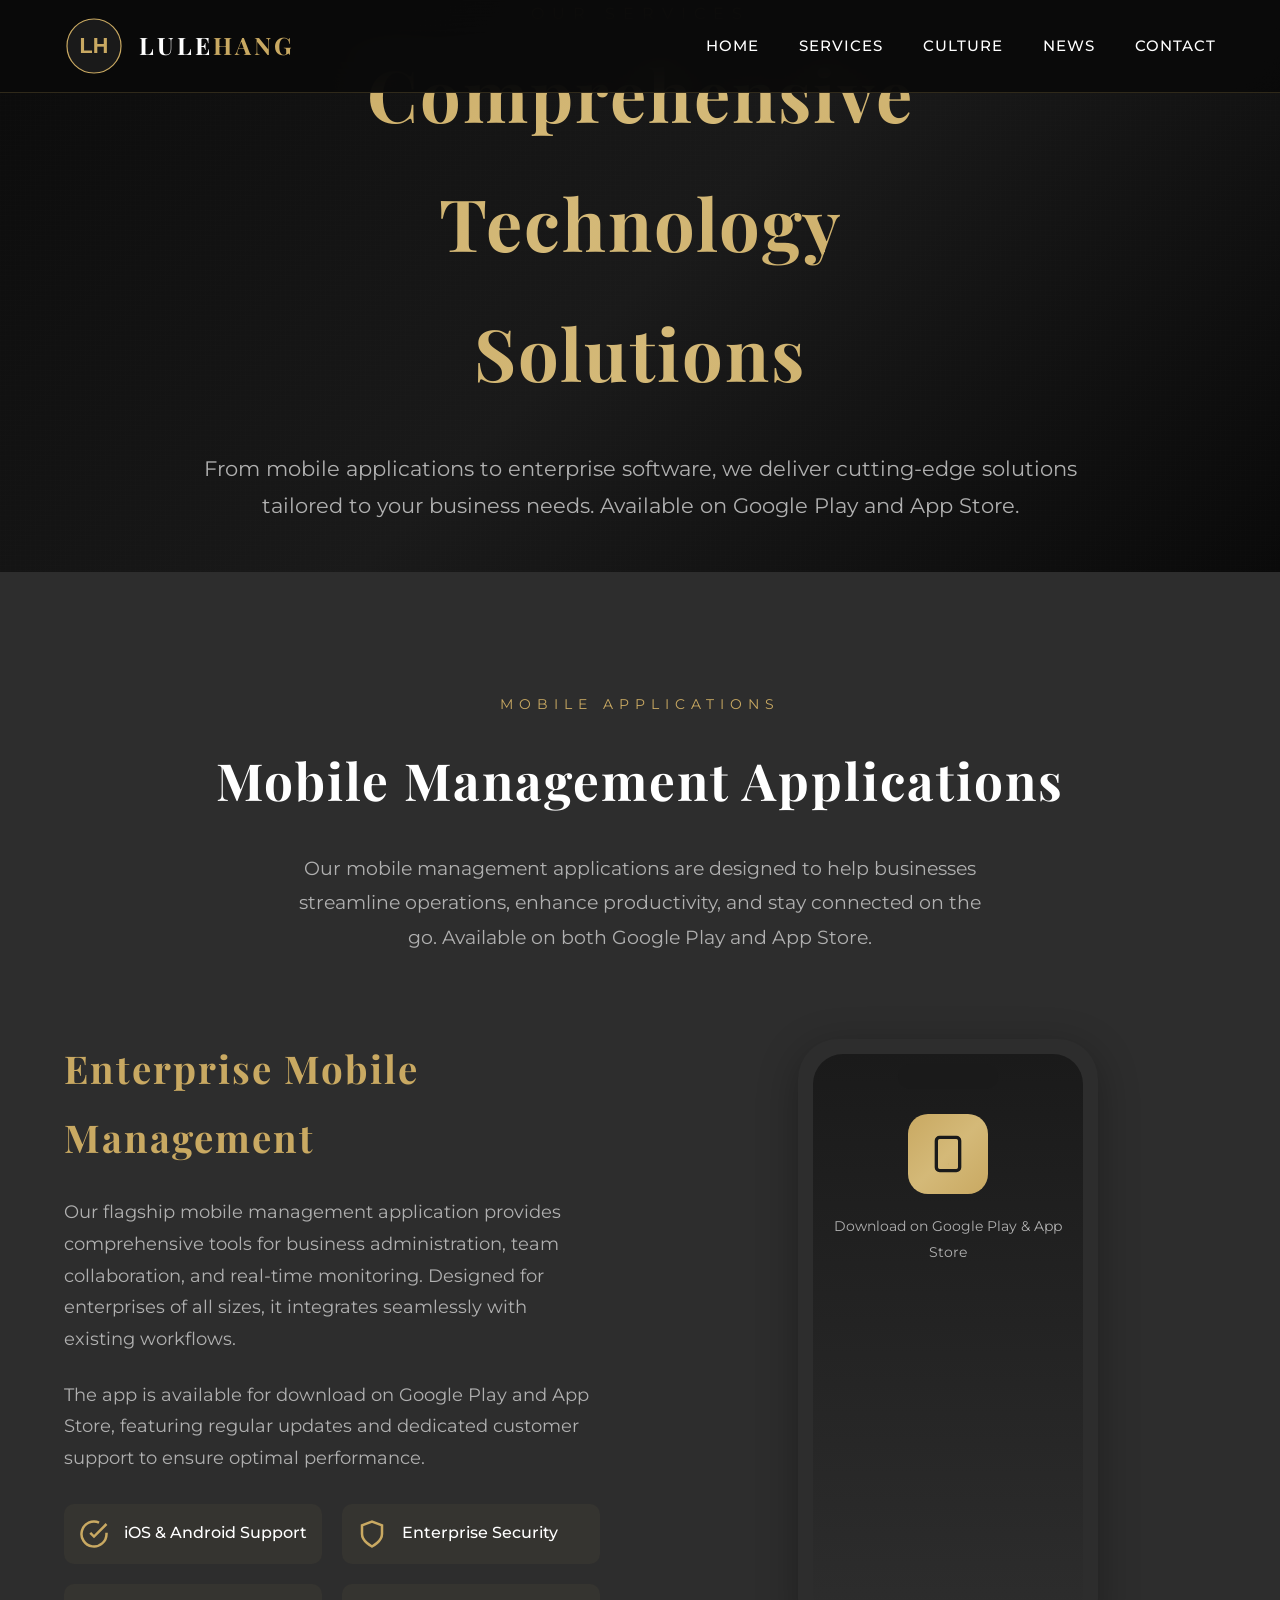
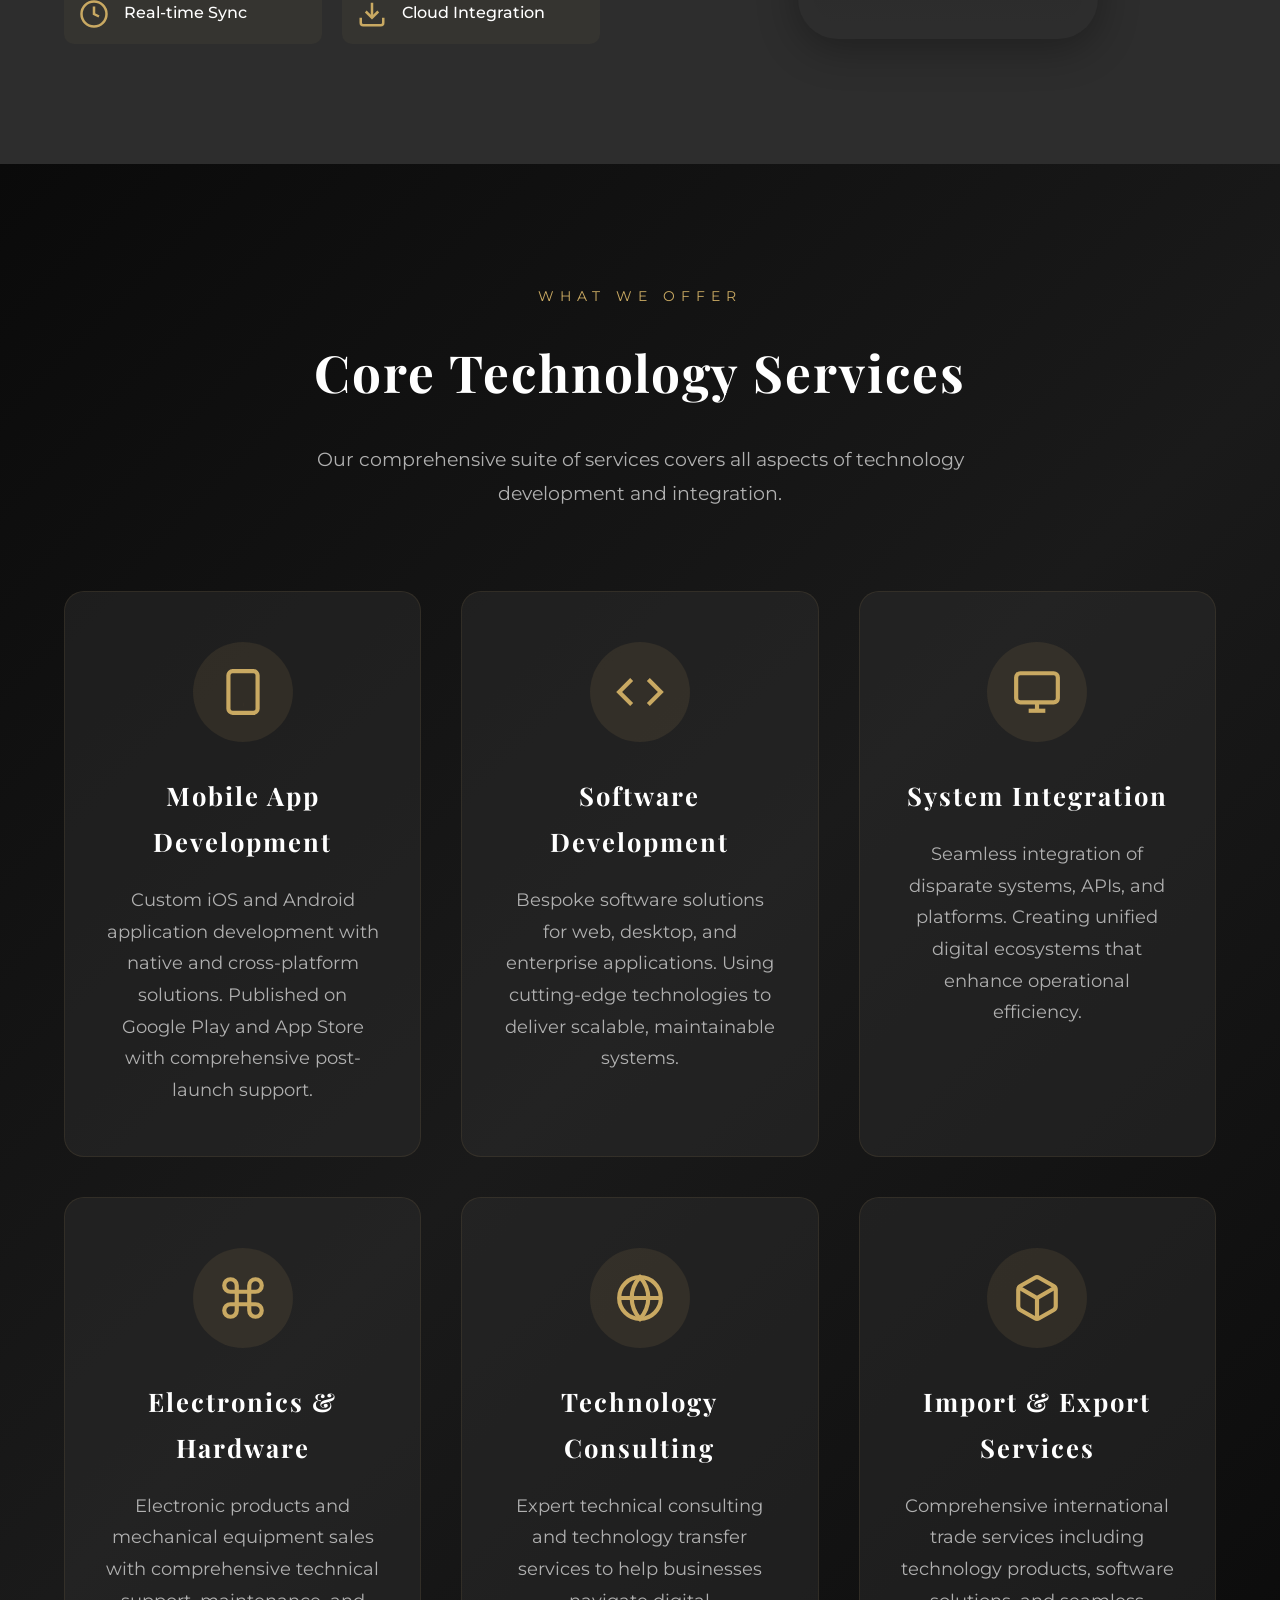
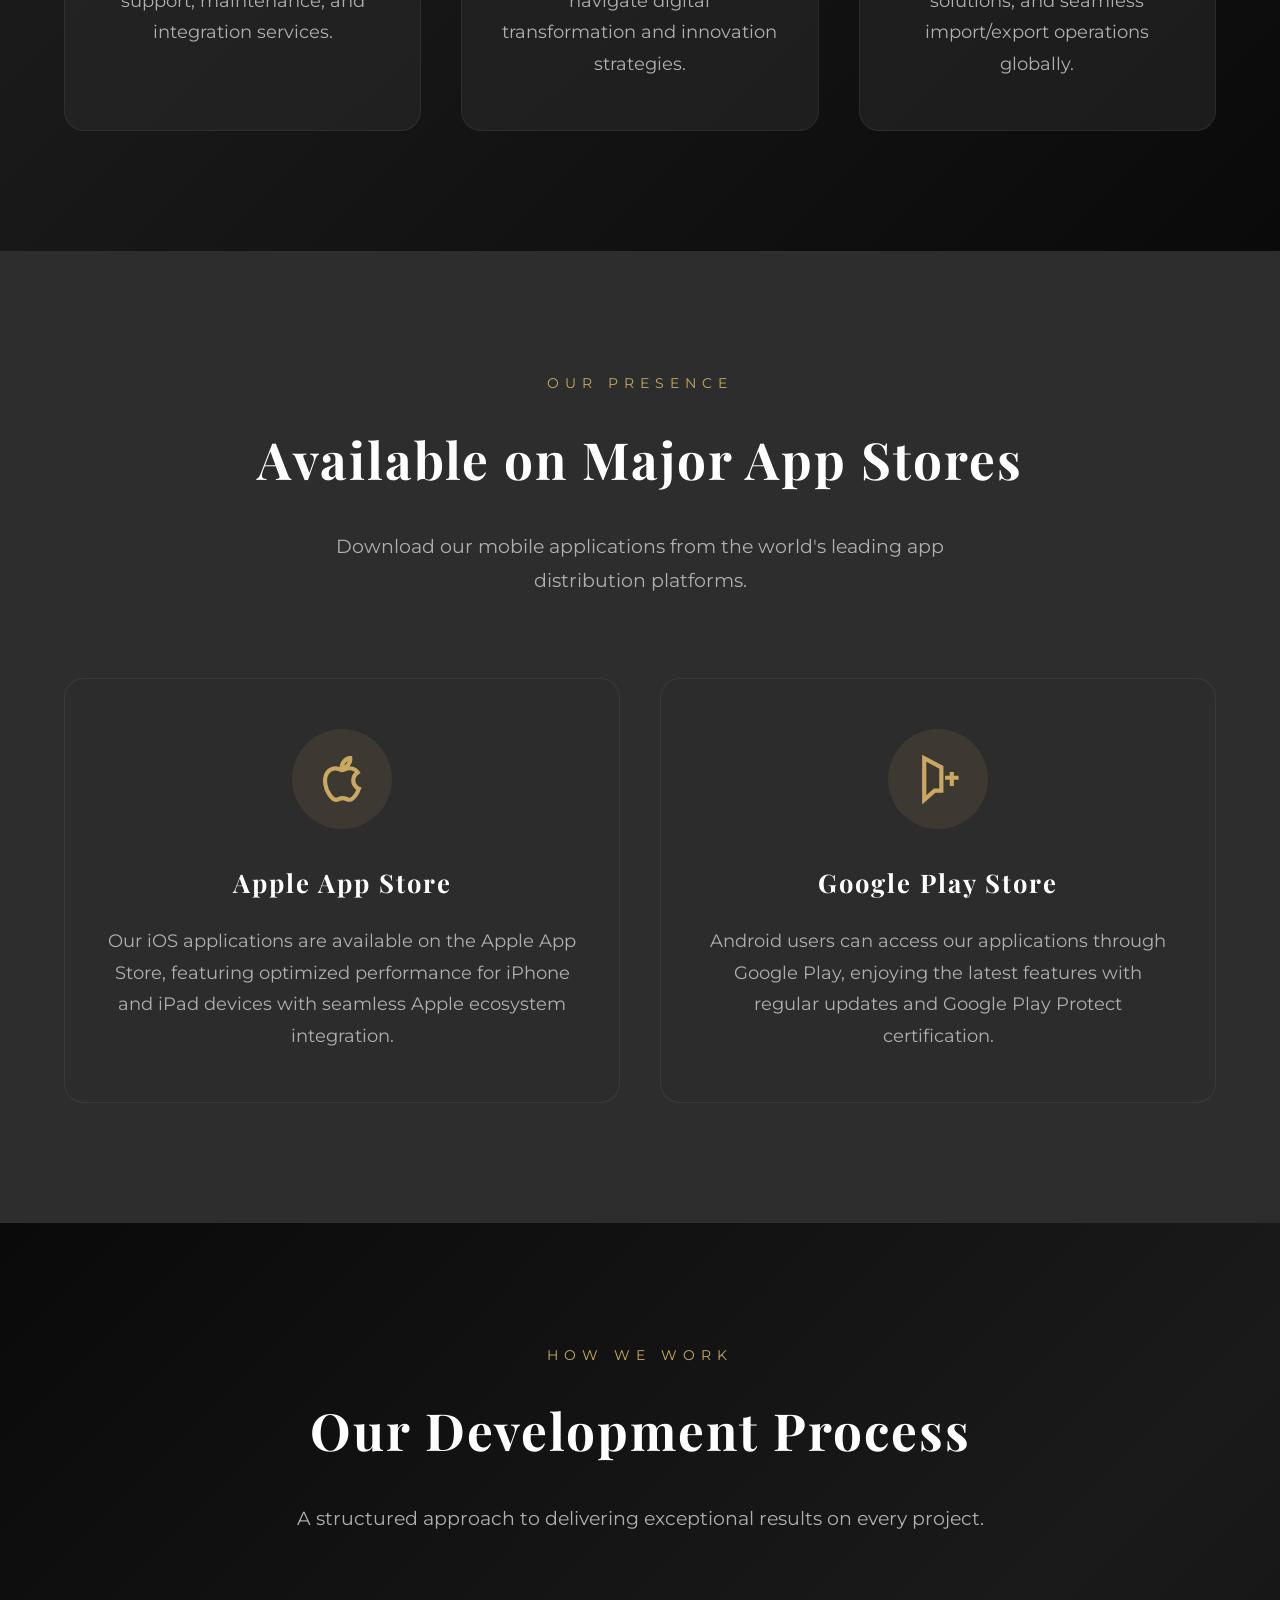
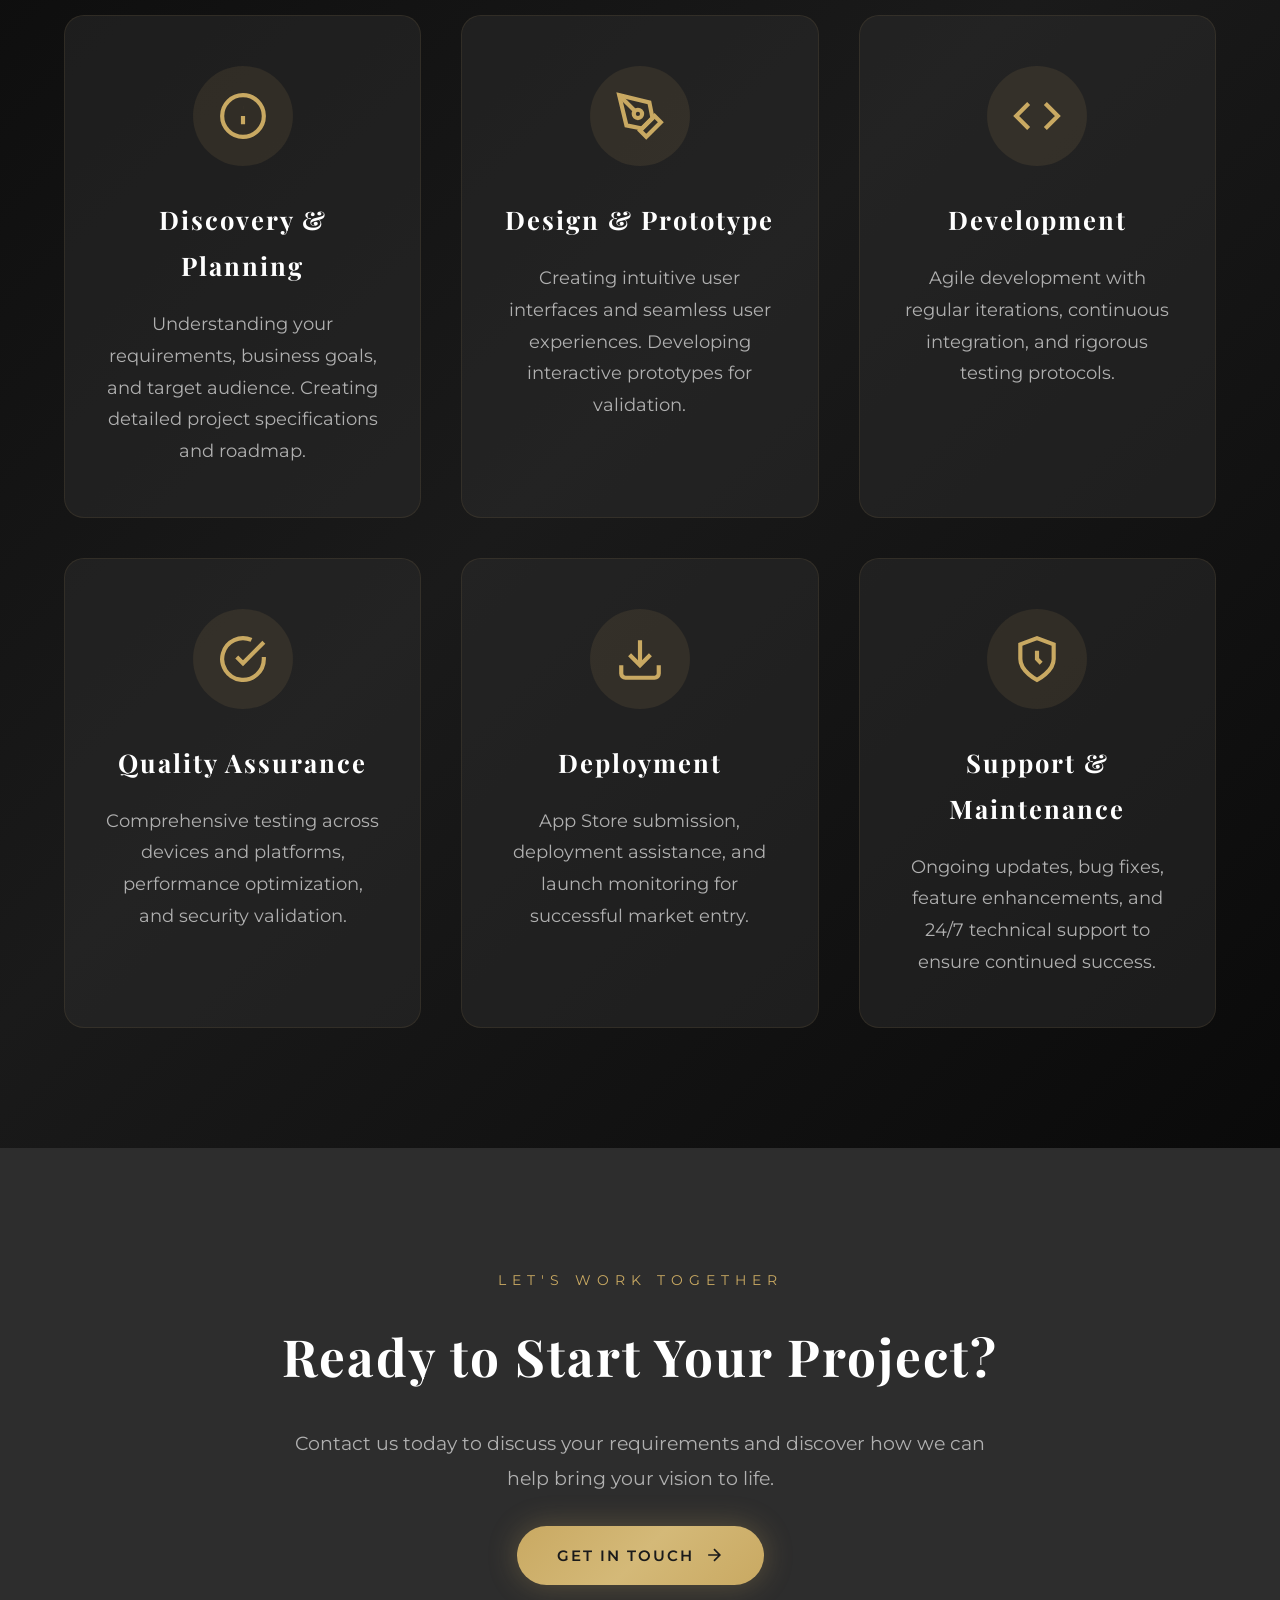
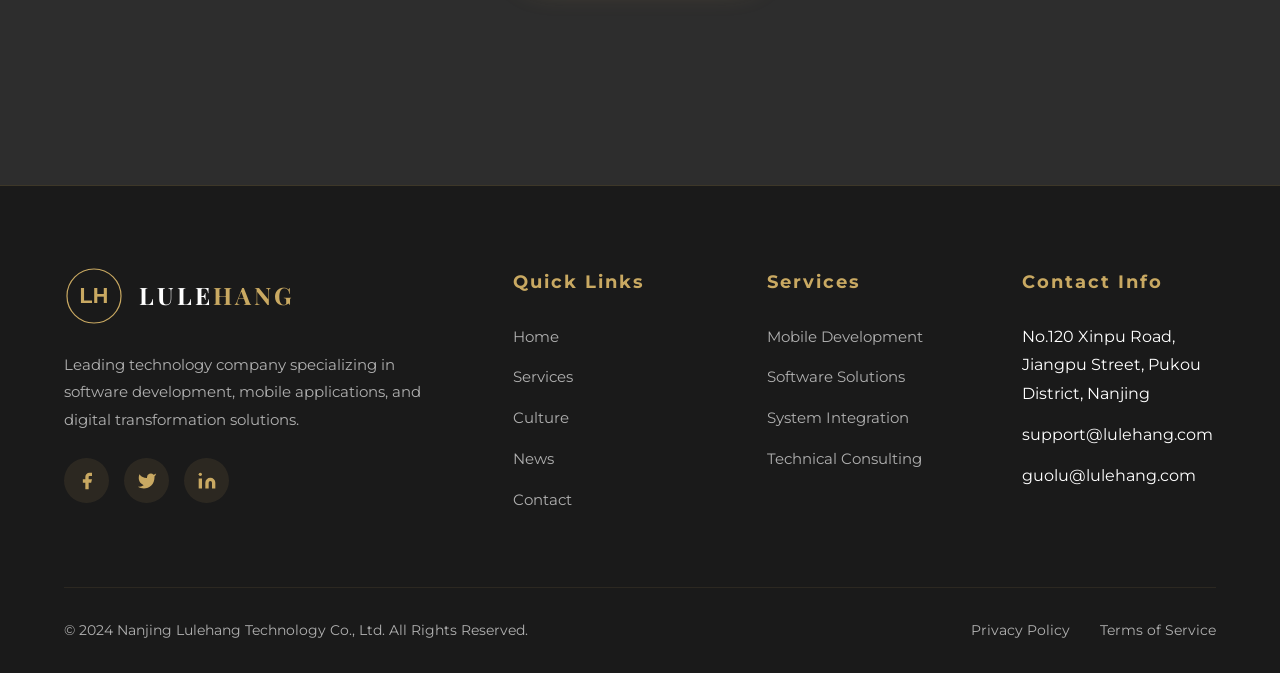
<file: services.html>
<!DOCTYPE html>
<html lang="en">
<head>
    <meta charset="UTF-8">
    <meta name="viewport" content="width=device-width, initial-scale=1.0">
    <title>Services - Lulehang Technology | Software Development & Mobile App Solutions</title>
    <meta name="description" content="Explore Lulehang Technology's comprehensive services including mobile app development, software solutions, system integration, and mobile management applications for Google Play and App Store.">
    <meta name="keywords" content="mobile app development, software development, system integration, mobile management app, iOS development, Android development, Google Play, App Store">
    <meta name="author" content="Nanjing Lulehang Technology Co., Ltd.">
    <meta name="robots" content="index, follow">
    <link rel="canonical" href="https://lulehang.com/services.html">
    
    <meta property="og:type" content="website">
    <meta property="og:url" content="https://lulehang.com/services.html">
    <meta property="og:title" content="Services - Lulehang Technology | Software Development & Mobile App Solutions">
    <meta property="og:description" content="Explore our comprehensive technology services including mobile apps, software solutions, and system integration.">
    
    <link rel="icon" type="image/svg+xml" href="images/logo.svg">
    <link href="https://fonts.googleapis.com/css2?family=Montserrat:wght@300;400;500;600;700&family=Playfair+Display:wght@400;500;600;700&display=swap" rel="stylesheet">
    <link rel="stylesheet" href="css/style.css">
</head>
<body>
    <a href="#main-content" class="skip-link">Skip to main content</a>
    
    <!-- Header -->
    <header class="header">
        <div class="container">
            <a href="index.html" class="logo" aria-label="Lulehang Technology Home">
                <svg viewBox="0 0 100 100" width="60" height="60">
                    <circle cx="50" cy="50" r="45" fill="#1a1a1a" stroke="#c9a962" stroke-width="2"/>
                    <text x="50" y="62" font-family="Arial" font-size="36" font-weight="bold" fill="#c9a962" text-anchor="middle">LH</text>
                </svg>
                <span class="logo-text">LULE<span>HANG</span></span>
            </a>
            
            <nav class="nav" role="navigation" aria-label="Main navigation">
                <ul class="nav-list">
                    <li><a href="index.html" class="nav-link">Home</a></li>
                    <li><a href="services.html" class="nav-link active">Services</a></li>
                    <li><a href="culture.html" class="nav-link">Culture</a></li>
                    <li><a href="news.html" class="nav-link">News</a></li>
                    <li><a href="contact.html" class="nav-link">Contact</a></li>
                </ul>
            </nav>
            
            <button class="menu-toggle" aria-label="Toggle navigation menu">
                <span></span>
                <span></span>
                <span></span>
            </button>
        </div>
    </header>
    
    <!-- Main Content -->
    <main id="main-content">
        <!-- Hero Section -->
        <section class="hero" style="min-height: 60vh;">
            <div class="hero-bg"></div>
            <div class="hero-particles"></div>
            
            <div class="hero-content">
                <span class="hero-subtitle">Our Services</span>
                <h1 class="hero-title">
                    <span>Comprehensive Technology</span>
                    <span>Solutions</span>
                </h1>
                <p class="hero-description">
                    From mobile applications to enterprise software, we deliver cutting-edge solutions 
                    tailored to your business needs. Available on Google Play and App Store.
                </p>
            </div>
        </section>
        
        <!-- Mobile App Services Section -->
        <section class="section section-alt" aria-labelledby="mobile-services-title">
            <div class="container">
                <header class="section-header">
                    <span class="section-label">Mobile Applications</span>
                    <h2 id="mobile-services-title">Mobile Management Applications</h2>
                    <p class="section-description">
                        Our mobile management applications are designed to help businesses streamline operations, 
                        enhance productivity, and stay connected on the go. Available on both Google Play and App Store.
                    </p>
                </header>
                
                <div class="about-grid">
                    <div class="about-content fade-in slide-left">
                        <h3>Enterprise Mobile Management</h3>
                        <p>
                            Our flagship mobile management application provides comprehensive tools for business 
                            administration, team collaboration, and real-time monitoring. Designed for enterprises 
                            of all sizes, it integrates seamlessly with existing workflows.
                        </p>
                        <p>
                            The app is available for download on Google Play and App Store, featuring regular 
                            updates and dedicated customer support to ensure optimal performance.
                        </p>
                        
                        <div class="about-features">
                            <div class="feature-item">
                                <svg viewBox="0 0 24 24" fill="none" stroke="currentColor" stroke-width="2">
                                    <path d="M22 11.08V12a10 10 0 1 1-5.93-9.14"/>
                                    <polyline points="22 4 12 14.01 9 11.01"/>
                                </svg>
                                <span>iOS & Android Support</span>
                            </div>
                            <div class="feature-item">
                                <svg viewBox="0 0 24 24" fill="none" stroke="currentColor" stroke-width="2">
                                    <path d="M12 22s8-4 8-10V5l-8-3-8 3v7c0 6 8 10 8 10z"/>
                                </svg>
                                <span>Enterprise Security</span>
                            </div>
                            <div class="feature-item">
                                <svg viewBox="0 0 24 24" fill="none" stroke="currentColor" stroke-width="2">
                                    <circle cx="12" cy="12" r="10"/>
                                    <polyline points="12 6 12 12 16 14"/>
                                </svg>
                                <span>Real-time Sync</span>
                            </div>
                            <div class="feature-item">
                                <svg viewBox="0 0 24 24" fill="none" stroke="currentColor" stroke-width="2">
                                    <path d="M21 15v4a2 2 0 0 1-2 2H5a2 2 0 0 1-2-2v-4"/>
                                    <polyline points="7 10 12 15 17 10"/>
                                    <line x1="12" y1="15" x2="12" y2="3"/>
                                </svg>
                                <span>Cloud Integration</span>
                            </div>
                        </div>
                    </div>
                    
                    <div class="app-preview scale-in">
                        <div class="app-phone">
                            <div class="app-screen">
                                <div class="app-screen-icon">
                                    <svg viewBox="0 0 24 24" fill="none" stroke="currentColor" stroke-width="2">
                                        <rect x="5" y="2" width="14" height="20" rx="2" ry="2"/>
                                        <line x1="12" y1="18" x2="12.01" y2="18"/>
                                    </svg>
                                </div>
                                <p class="app-screen-text">Download on Google Play & App Store</p>
                            </div>
                        </div>
                    </div>
                </div>
            </div>
        </section>
        
        <!-- Core Services Section -->
        <section class="section section-dark" aria-labelledby="core-services-title">
            <div class="container">
                <header class="section-header">
                    <span class="section-label">What We Offer</span>
                    <h2 id="core-services-title">Core Technology Services</h2>
                    <p class="section-description">
                        Our comprehensive suite of services covers all aspects of technology development and integration.
                    </p>
                </header>
                
                <div class="services-grid">
                    <article class="service-card fade-in delay-1">
                        <div class="service-icon">
                            <svg viewBox="0 0 24 24" fill="none" stroke="currentColor" stroke-width="2">
                                <rect x="5" y="2" width="14" height="20" rx="2" ry="2"/>
                                <line x1="12" y1="18" x2="12.01" y2="18"/>
                            </svg>
                        </div>
                        <h4>Mobile App Development</h4>
                        <p>
                            Custom iOS and Android application development with native and cross-platform solutions. 
                            Published on Google Play and App Store with comprehensive post-launch support.
                        </p>
                    </article>
                    
                    <article class="service-card fade-in delay-2">
                        <div class="service-icon">
                            <svg viewBox="0 0 24 24" fill="none" stroke="currentColor" stroke-width="2">
                                <polyline points="16 18 22 12 16 6"/>
                                <polyline points="8 6 2 12 8 18"/>
                            </svg>
                        </div>
                        <h4>Software Development</h4>
                        <p>
                            Bespoke software solutions for web, desktop, and enterprise applications. 
                            Using cutting-edge technologies to deliver scalable, maintainable systems.
                        </p>
                    </article>
                    
                    <article class="service-card fade-in delay-3">
                        <div class="service-icon">
                            <svg viewBox="0 0 24 24" fill="none" stroke="currentColor" stroke-width="2">
                                <rect x="2" y="3" width="20" height="14" rx="2" ry="2"/>
                                <line x1="8" y1="21" x2="16" y2="21"/>
                                <line x1="12" y1="17" x2="12" y2="21"/>
                            </svg>
                        </div>
                        <h4>System Integration</h4>
                        <p>
                            Seamless integration of disparate systems, APIs, and platforms. 
                            Creating unified digital ecosystems that enhance operational efficiency.
                        </p>
                    </article>
                    
                    <article class="service-card fade-in delay-4">
                        <div class="service-icon">
                            <svg viewBox="0 0 24 24" fill="none" stroke="currentColor" stroke-width="2">
                                <path d="M18 3a3 3 0 0 0-3 3v12a3 3 0 0 0 3 3 3 3 0 0 0 3-3 3 3 0 0 0-3-3H6a3 3 0 0 0-3 3 3 3 0 0 0 3 3 3 3 0 0 0 3-3V6a3 3 0 0 0-3-3 3 3 0 0 0-3 3 3 3 0 0 0 3 3h12a3 3 0 0 0 3-3 3 3 0 0 0-3-3z"/>
                            </svg>
                        </div>
                        <h4>Electronics & Hardware</h4>
                        <p>
                            Electronic products and mechanical equipment sales with comprehensive 
                            technical support, maintenance, and integration services.
                        </p>
                    </article>
                    
                    <article class="service-card fade-in delay-5">
                        <div class="service-icon">
                            <svg viewBox="0 0 24 24" fill="none" stroke="currentColor" stroke-width="2">
                                <circle cx="12" cy="12" r="10"/>
                                <line x1="2" y1="12" x2="22" y2="12"/>
                                <path d="M12 2a15.3 15.3 0 0 1 4 10 15.3 15.3 0 0 1-4 10 15.3 15.3 0 0 1-4-10 15.3 15.3 0 0 1 4-10z"/>
                            </svg>
                        </div>
                        <h4>Technology Consulting</h4>
                        <p>
                            Expert technical consulting and technology transfer services to help 
                            businesses navigate digital transformation and innovation strategies.
                        </p>
                    </article>
                    
                    <article class="service-card fade-in delay-6">
                        <div class="service-icon">
                            <svg viewBox="0 0 24 24" fill="none" stroke="currentColor" stroke-width="2">
                                <path d="M21 16V8a2 2 0 0 0-1-1.73l-7-4a2 2 0 0 0-2 0l-7 4A2 2 0 0 0 3 8v8a2 2 0 0 0 1 1.73l7 4a2 2 0 0 0 2 0l7-4A2 2 0 0 0 21 16z"/>
                                <polyline points="3.27 6.96 12 12.01 20.73 6.96"/>
                                <line x1="12" y1="22.08" x2="12" y2="12"/>
                            </svg>
                        </div>
                        <h4>Import & Export Services</h4>
                        <p>
                            Comprehensive international trade services including technology products, 
                            software solutions, and seamless import/export operations globally.
                        </p>
                    </article>
                </div>
            </div>
        </section>
        
        <!-- App Store Presence Section -->
        <section class="section section-alt" aria-labelledby="app-store-title">
            <div class="container">
                <header class="section-header">
                    <span class="section-label">Our Presence</span>
                    <h2 id="app-store-title">Available on Major App Stores</h2>
                    <p class="section-description">
                        Download our mobile applications from the world's leading app distribution platforms.
                    </p>
                </header>
                
                <div class="services-grid">
                    <article class="service-card fade-in delay-1">
                        <div class="service-icon">
                            <svg viewBox="0 0 24 24" fill="none" stroke="currentColor" stroke-width="2">
                                <path d="M18.71 19.5c-.83 1.24-1.71 2.45-3.05 2.47-1.34.03-1.77-.79-3.29-.79-1.53 0-2 .77-3.27.82-1.31.05-2.3-1.32-3.14-2.53C4.25 17 2.94 12.45 4.7 9.39c.87-1.52 2.43-2.48 4.12-2.51 1.28-.02 2.5.87 3.29.87.78 0 2.26-1.07 3.81-.91.65.03 2.47.26 3.64 1.98-.09.06-2.17 1.28-2.15 3.81.03 3.02 2.65 4.03 2.68 4.04-.03.07-.42 1.44-1.38 2.83M13 3.5c.73-.83 1.94-1.46 2.94-1.5.13 1.17-.34 2.35-1.04 3.19-.69.85-1.83 1.51-2.95 1.42-.15-1.15.41-2.35 1.05-3.11z"/>
                            </svg>
                        </div>
                        <h4>Apple App Store</h4>
                        <p>
                            Our iOS applications are available on the Apple App Store, featuring 
                            optimized performance for iPhone and iPad devices with seamless Apple ecosystem integration.
                        </p>
                    </article>
                    
                    <article class="service-card fade-in delay-2">
                        <div class="service-icon">
                            <svg viewBox="0 0 24 24" fill="none" stroke="currentColor" stroke-width="2">
                                <polygon points="13.61 6.41 13.61 17.59 10.39 17.59 5.38 22 5.38 2 13.61 6.41"/>
                                <line x1="18.62" y1="8.61" x2="18.62" y2="15.39"/>
                                <line x1="15.38" y1="11.38" x2="21.88" y2="11.38"/>
                            </svg>
                        </div>
                        <h4>Google Play Store</h4>
                        <p>
                            Android users can access our applications through Google Play, 
                            enjoying the latest features with regular updates and Google Play Protect certification.
                        </p>
                    </article>
                </div>
            </div>
        </section>
        
        <!-- Process Section -->
        <section class="section section-dark" aria-labelledby="process-title">
            <div class="container">
                <header class="section-header">
                    <span class="section-label">How We Work</span>
                    <h2 id="process-title">Our Development Process</h2>
                    <p class="section-description">
                        A structured approach to delivering exceptional results on every project.
                    </p>
                </header>
                
                <div class="services-grid">
                    <article class="service-card fade-in delay-1">
                        <div class="service-icon">
                            <svg viewBox="0 0 24 24" fill="none" stroke="currentColor" stroke-width="2">
                                <circle cx="12" cy="12" r="10"/>
                                <line x1="12" y1="16" x2="12" y2="12"/>
                                <line x1="12" y1="8" x2="12.01" y2="8"/>
                            </svg>
                        </div>
                        <h4>Discovery & Planning</h4>
                        <p>
                            Understanding your requirements, business goals, and target audience. 
                            Creating detailed project specifications and roadmap.
                        </p>
                    </article>
                    
                    <article class="service-card fade-in delay-2">
                        <div class="service-icon">
                            <svg viewBox="0 0 24 24" fill="none" stroke="currentColor" stroke-width="2">
                                <path d="M12 19l7-7 3 3-7 7-3-3z"/>
                                <path d="M18 13l-1.5-7.5L2 2l3.5 14.5L13 18l5-5z"/>
                                <path d="M2 2l7.586 7.586"/>
                                <circle cx="11" cy="11" r="2"/>
                            </svg>
                        </div>
                        <h4>Design & Prototype</h4>
                        <p>
                            Creating intuitive user interfaces and seamless user experiences. 
                            Developing interactive prototypes for validation.
                        </p>
                    </article>
                    
                    <article class="service-card fade-in delay-3">
                        <div class="service-icon">
                            <svg viewBox="0 0 24 24" fill="none" stroke="currentColor" stroke-width="2">
                                <polyline points="16 18 22 12 16 6"/>
                                <polyline points="8 6 2 12 8 18"/>
                            </svg>
                        </div>
                        <h4>Development</h4>
                        <p>
                            Agile development with regular iterations, continuous integration, 
                            and rigorous testing protocols.
                        </p>
                    </article>
                    
                    <article class="service-card fade-in delay-4">
                        <div class="service-icon">
                            <svg viewBox="0 0 24 24" fill="none" stroke="currentColor" stroke-width="2">
                                <path d="M22 11.08V12a10 10 0 1 1-5.93-9.14"/>
                                <polyline points="22 4 12 14.01 9 11.01"/>
                            </svg>
                        </div>
                        <h4>Quality Assurance</h4>
                        <p>
                            Comprehensive testing across devices and platforms, performance 
                            optimization, and security validation.
                        </p>
                    </article>
                    
                    <article class="service-card fade-in delay-5">
                        <div class="service-icon">
                            <svg viewBox="0 0 24 24" fill="none" stroke="currentColor" stroke-width="2">
                                <path d="M21 15v4a2 2 0 0 1-2 2H5a2 2 0 0 1-2-2v-4"/>
                                <polyline points="7 10 12 15 17 10"/>
                                <line x1="12" y1="15" x2="12" y2="3"/>
                            </svg>
                        </div>
                        <h4>Deployment</h4>
                        <p>
                            App Store submission, deployment assistance, and launch 
                            monitoring for successful market entry.
                        </p>
                    </article>
                    
                    <article class="service-card fade-in delay-6">
                        <div class="service-icon">
                            <svg viewBox="0 0 24 24" fill="none" stroke="currentColor" stroke-width="2">
                                <path d="M12 22s8-4 8-10V5l-8-3-8 3v7c0 6 8 10 8 10z"/>
                                <polyline points="12 8 12 12 14 14"/>
                            </svg>
                        </div>
                        <h4>Support & Maintenance</h4>
                        <p>
                            Ongoing updates, bug fixes, feature enhancements, and 24/7 
                            technical support to ensure continued success.
                        </p>
                    </article>
                </div>
            </div>
        </section>
        
        <!-- CTA Section -->
        <section class="section section-alt" aria-labelledby="services-cta-title">
            <div class="container">
                <header class="section-header">
                    <span class="section-label">Let's Work Together</span>
                    <h2 id="services-cta-title">Ready to Start Your Project?</h2>
                    <p class="section-description">
                        Contact us today to discuss your requirements and discover how we can help bring your vision to life.
                    </p>
                    <div style="margin-top: 30px;">
                        <a href="contact.html" class="btn btn-primary">
                            Get in Touch
                            <svg viewBox="0 0 24 24" fill="none" stroke="currentColor" stroke-width="2">
                                <path d="M5 12h14M12 5l7 7-7 7"/>
                            </svg>
                        </a>
                    </div>
                </header>
            </div>
        </section>
    </main>
    
    <!-- Footer -->
    <footer class="footer" role="contentinfo">
        <div class="container">
            <div class="footer-grid">
                <div class="footer-about">
                    <a href="index.html" class="logo">
                        <svg viewBox="0 0 100 100" width="50" height="50">
                            <circle cx="50" cy="50" r="45" fill="#1a1a1a" stroke="#c9a962" stroke-width="2"/>
                            <text x="50" y="62" font-family="Arial" font-size="36" font-weight="bold" fill="#c9a962" text-anchor="middle">LH</text>
                        </svg>
                        <span class="logo-text">LULE<span>HANG</span></span>
                    </a>
                    <p>
                        Leading technology company specializing in software development, 
                        mobile applications, and digital transformation solutions.
                    </p>
                    <div class="footer-social">
                        <a href="#" aria-label="Facebook"><svg viewBox="0 0 24 24" fill="currentColor"><path d="M18 2h-3a5 5 0 0 0-5 5v3H7v4h3v8h4v-8h3l1-4h-4V7a1 1 0 0 1 1-1h3z"/></svg></a>
                        <a href="#" aria-label="Twitter"><svg viewBox="0 0 24 24" fill="currentColor"><path d="M23 3a10.9 10.9 0 0 1-3.14 1.53 4.48 4.48 0 0 0-7.86 3v1A10.66 10.66 0 0 1 3 4s-4 9 5 13a11.64 11.64 0 0 1-7 2c9 5 20 0 20-11.5a4.5 4.5 0 0 0-.08-.83A7.72 7.72 0 0 0 23 3z"/></svg></a>
                        <a href="#" aria-label="LinkedIn"><svg viewBox="0 0 24 24" fill="currentColor"><path d="M16 8a6 6 0 0 1 6 6v7h-4v-7a2 2 0 0 0-2-2 2 2 0 0 0-2 2v7h-4v-7a6 6 0 0 1 6-6z"/><rect x="2" y="9" width="4" height="12"/><circle cx="4" cy="4" r="2"/></svg></a>
                    </div>
                </div>
                
                <div class="footer-column">
                    <h5>Quick Links</h5>
                    <ul class="footer-links">
                        <li><a href="index.html">Home</a></li>
                        <li><a href="services.html">Services</a></li>
                        <li><a href="culture.html">Culture</a></li>
                        <li><a href="news.html">News</a></li>
                        <li><a href="contact.html">Contact</a></li>
                    </ul>
                </div>
                
                <div class="footer-column">
                    <h5>Services</h5>
                    <ul class="footer-links">
                        <li><a href="services.html">Mobile Development</a></li>
                        <li><a href="services.html">Software Solutions</a></li>
                        <li><a href="services.html">System Integration</a></li>
                        <li><a href="services.html">Technical Consulting</a></li>
                    </ul>
                </div>
                
                <div class="footer-column">
                    <h5>Contact Info</h5>
                    <ul class="footer-links">
                        <li>No.120 Xinpu Road, Jiangpu Street, Pukou District, Nanjing</li>
                        <li>support@lulehang.com</li>
                        <li>guolu@lulehang.com</li>
                    </ul>
                </div>
            </div>
            
            <div class="footer-bottom">
                <p>&copy; 2024 Nanjing Lulehang Technology Co., Ltd. All Rights Reserved.</p>
                <div class="footer-legal">
                    <a href="privacy-policy.html">Privacy Policy</a>
                    <a href="terms-of-service.html">Terms of Service</a>
                </div>
            </div>
        </div>
    </footer>
    
    <script src="js/main.js"></script>
</body>
</html>
</file>
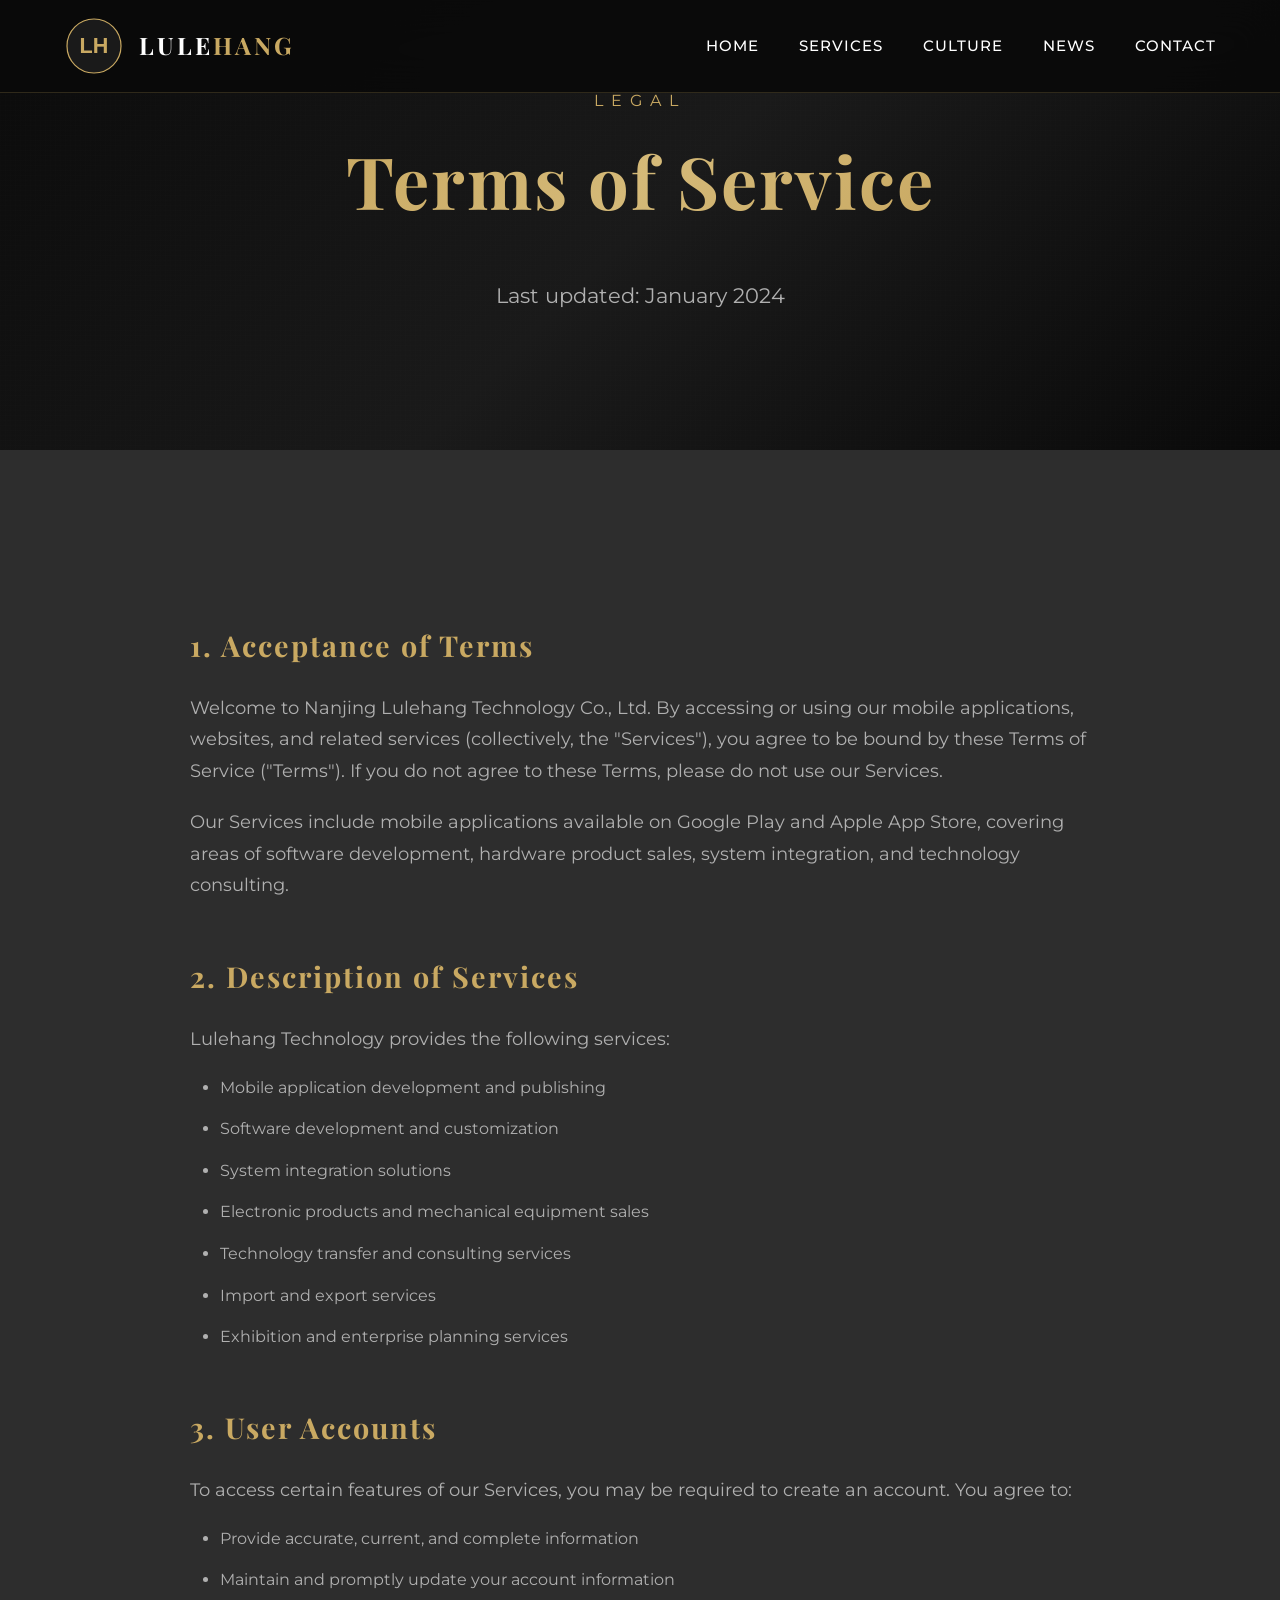
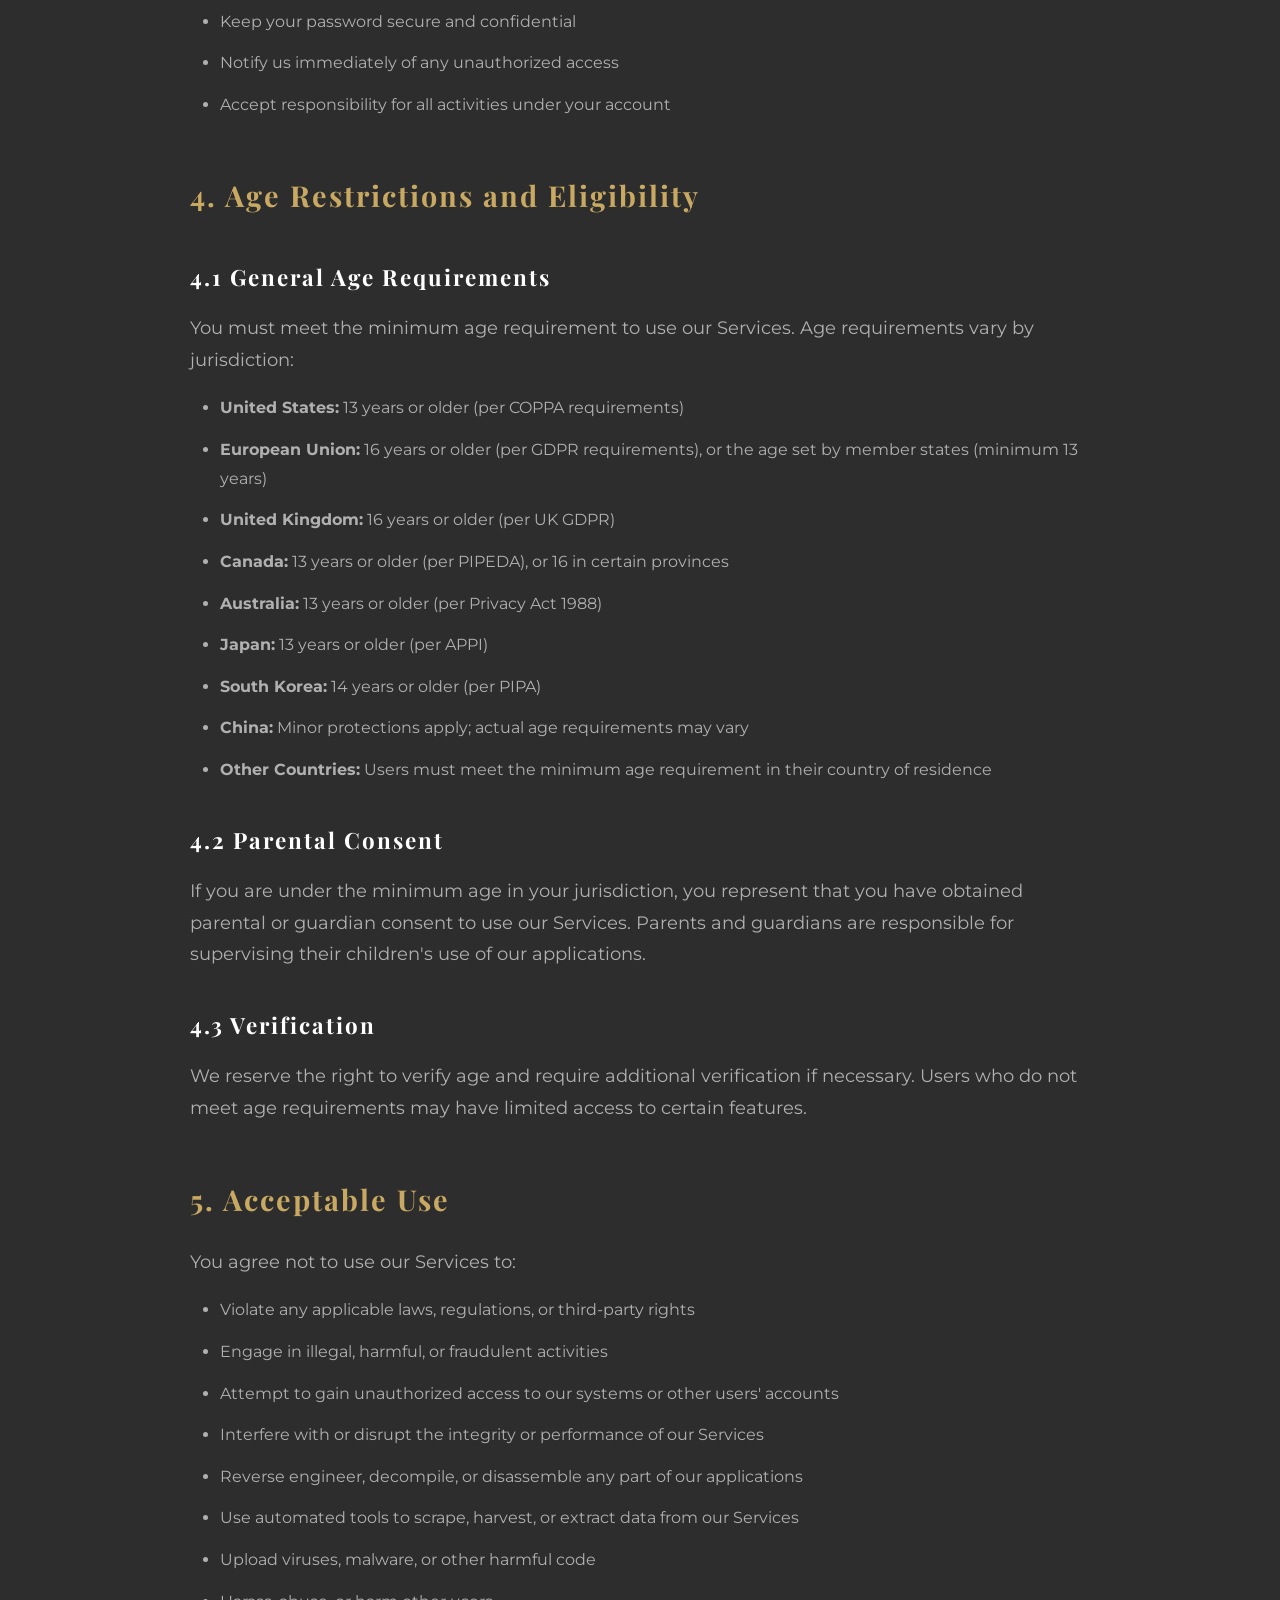
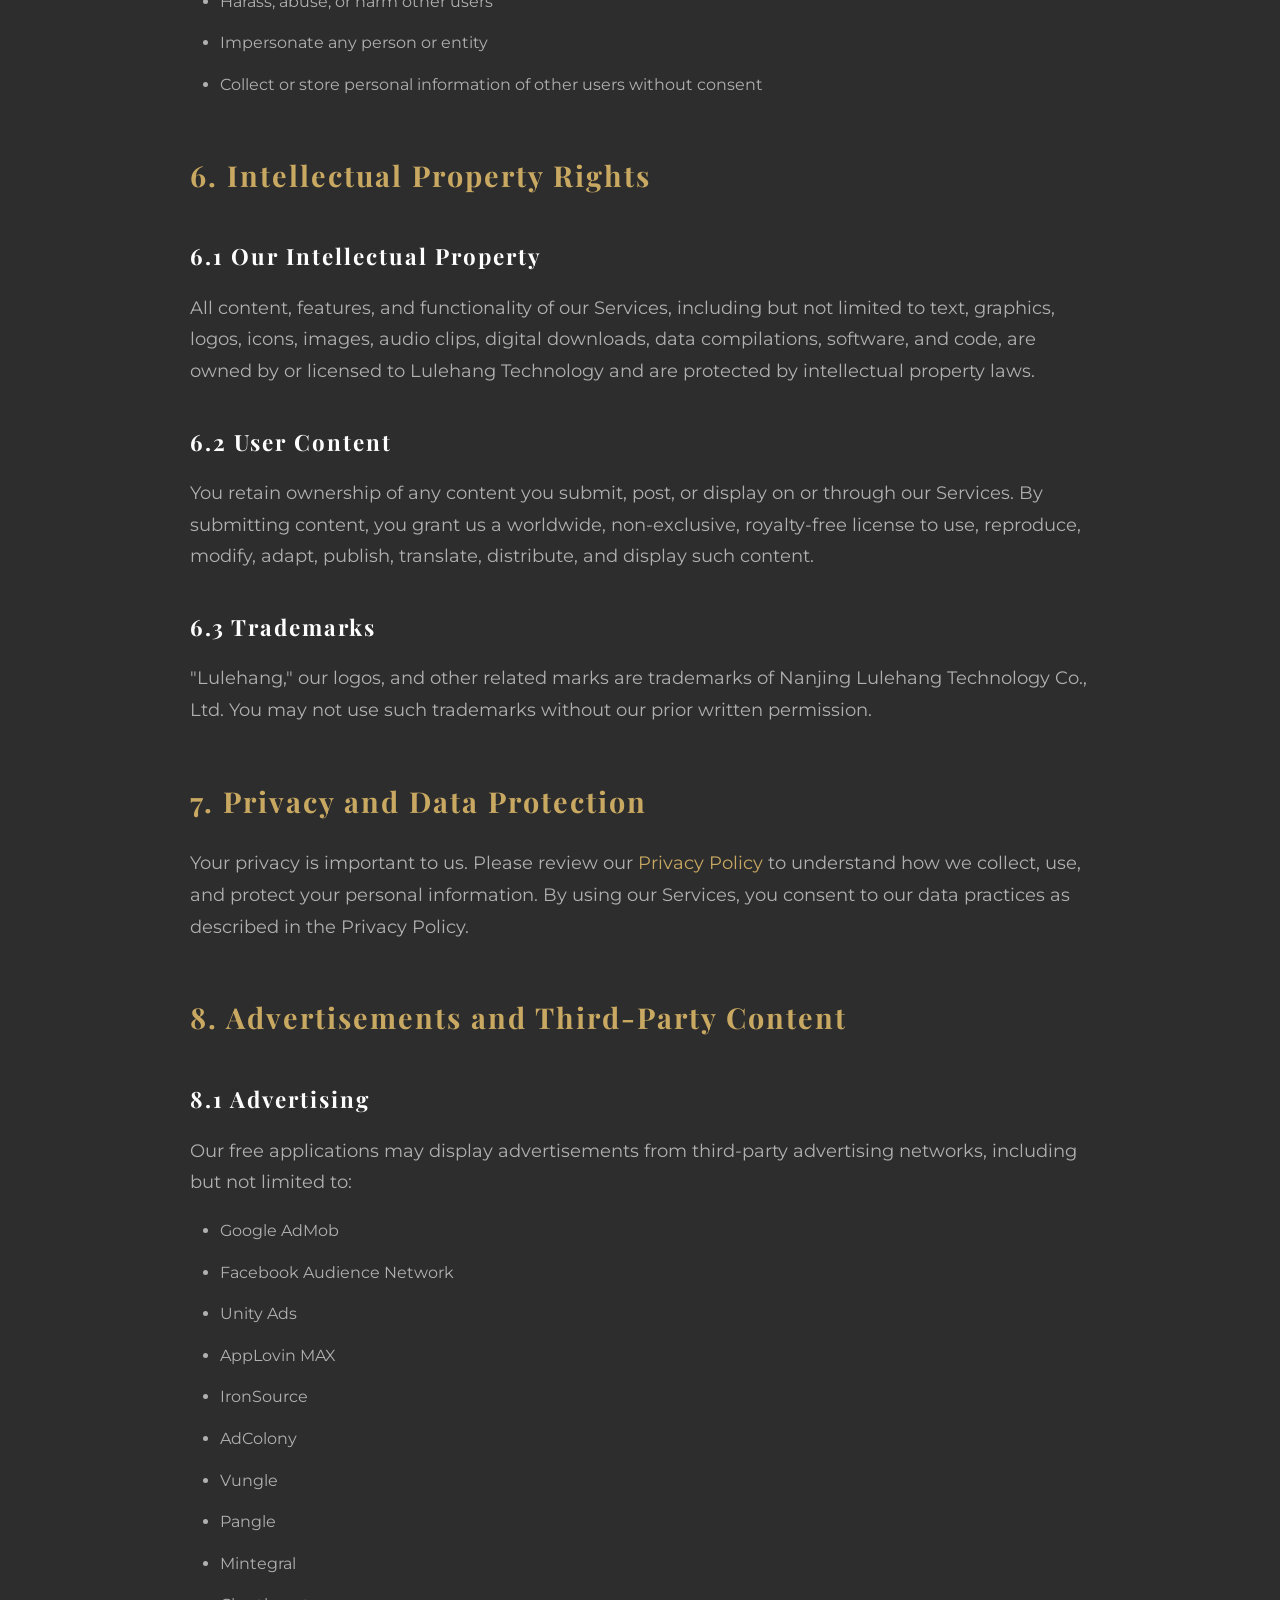
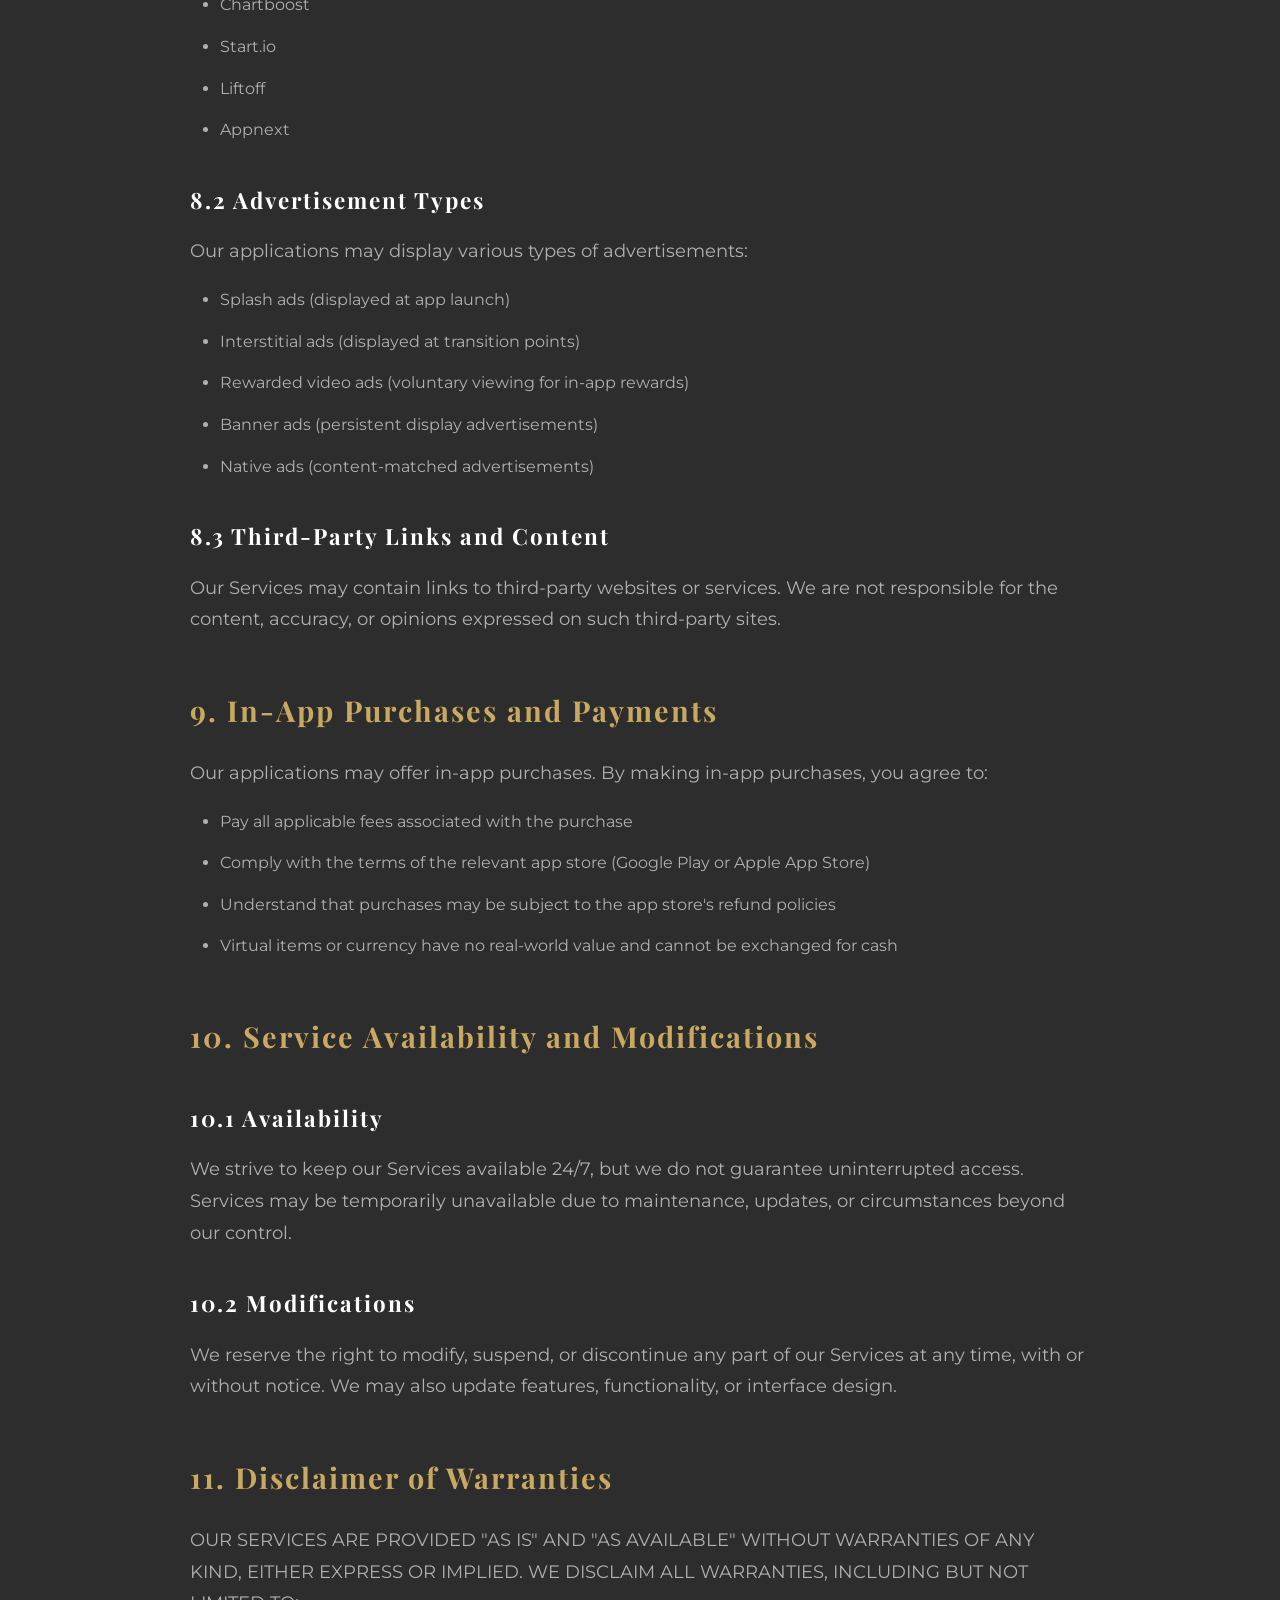
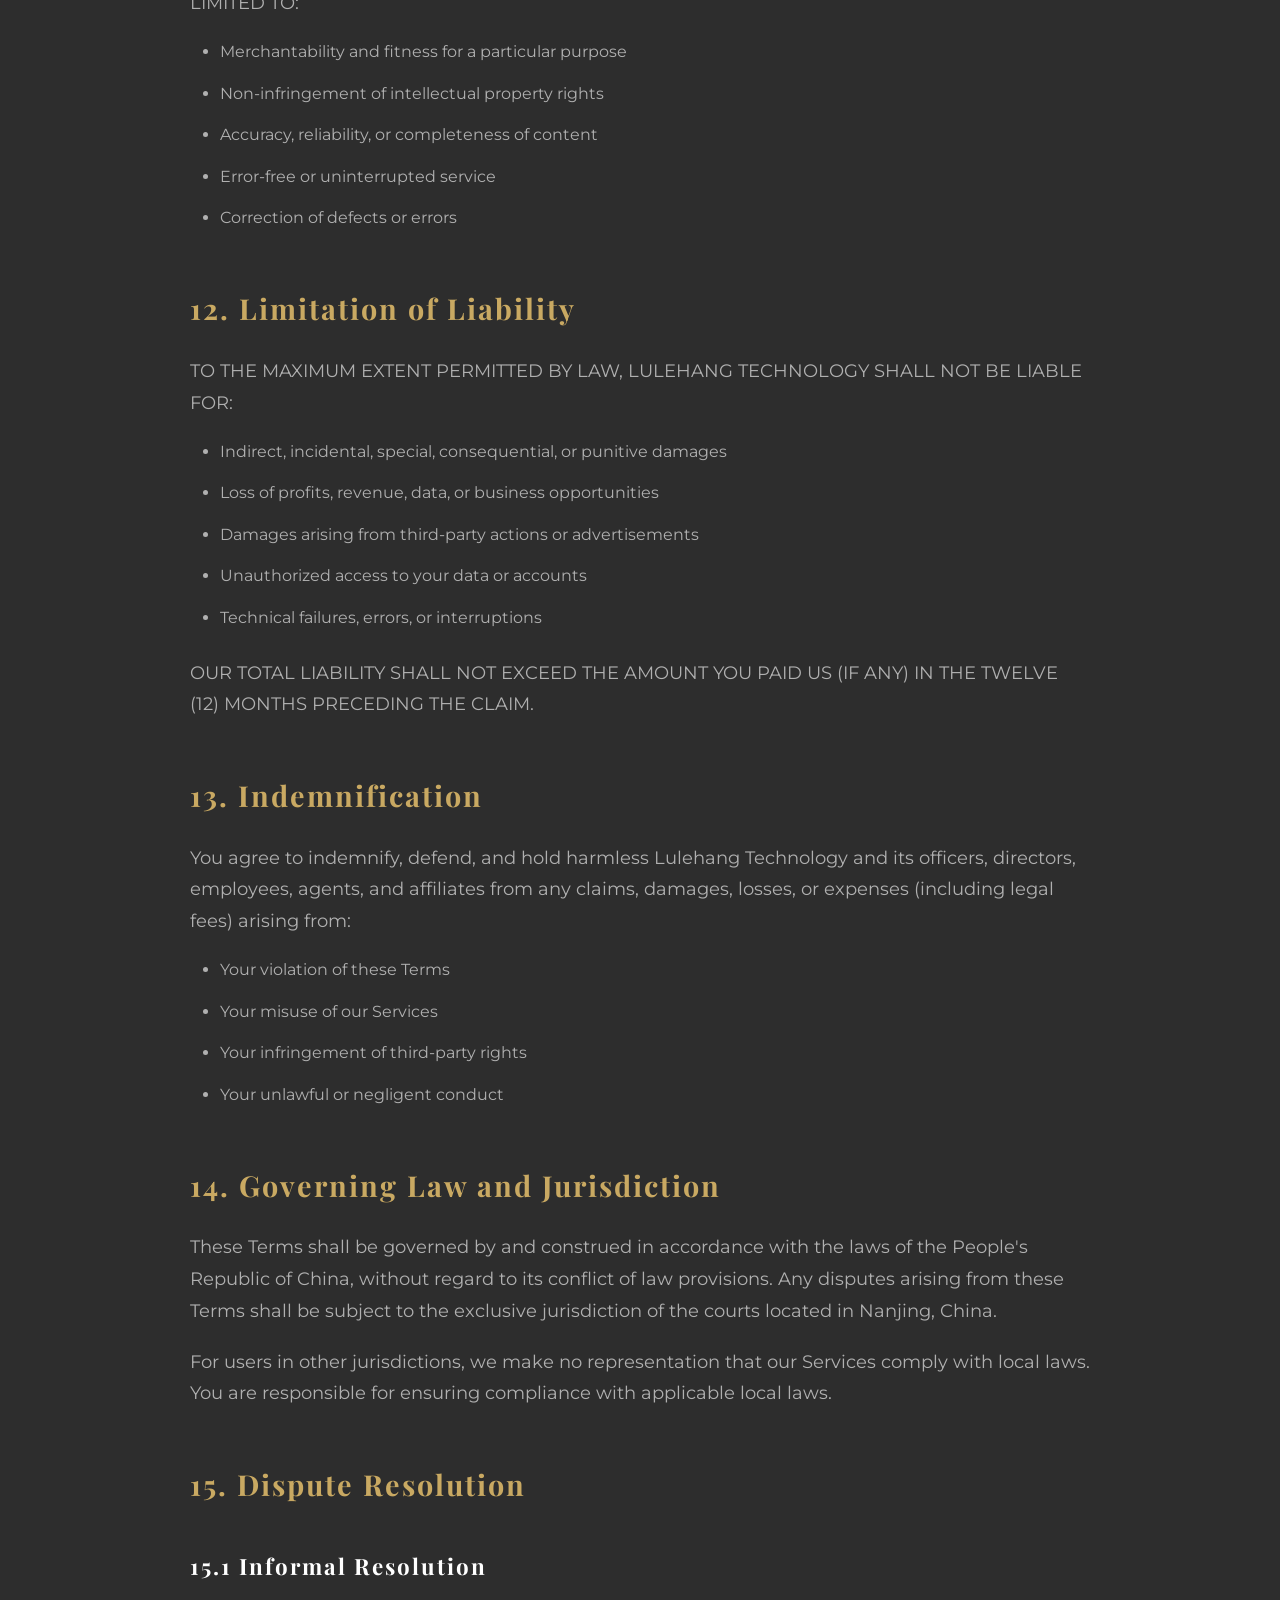
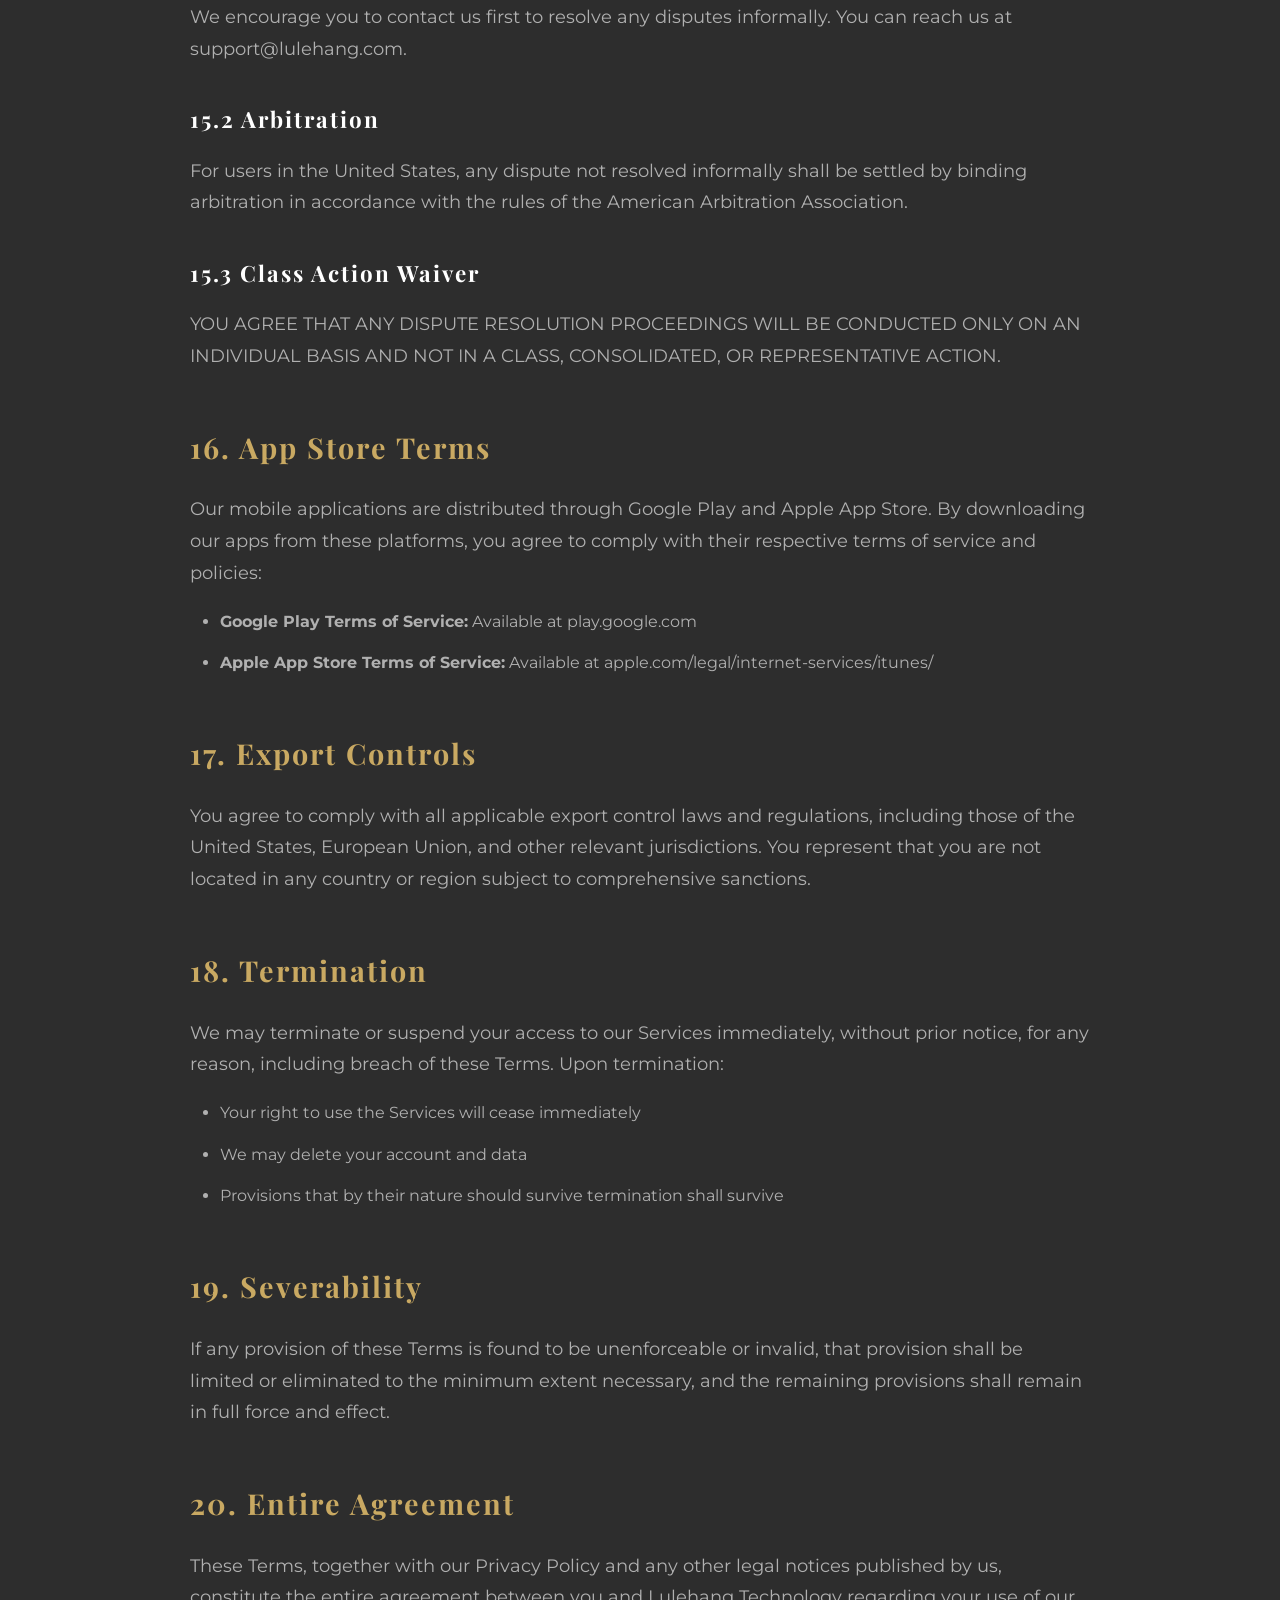
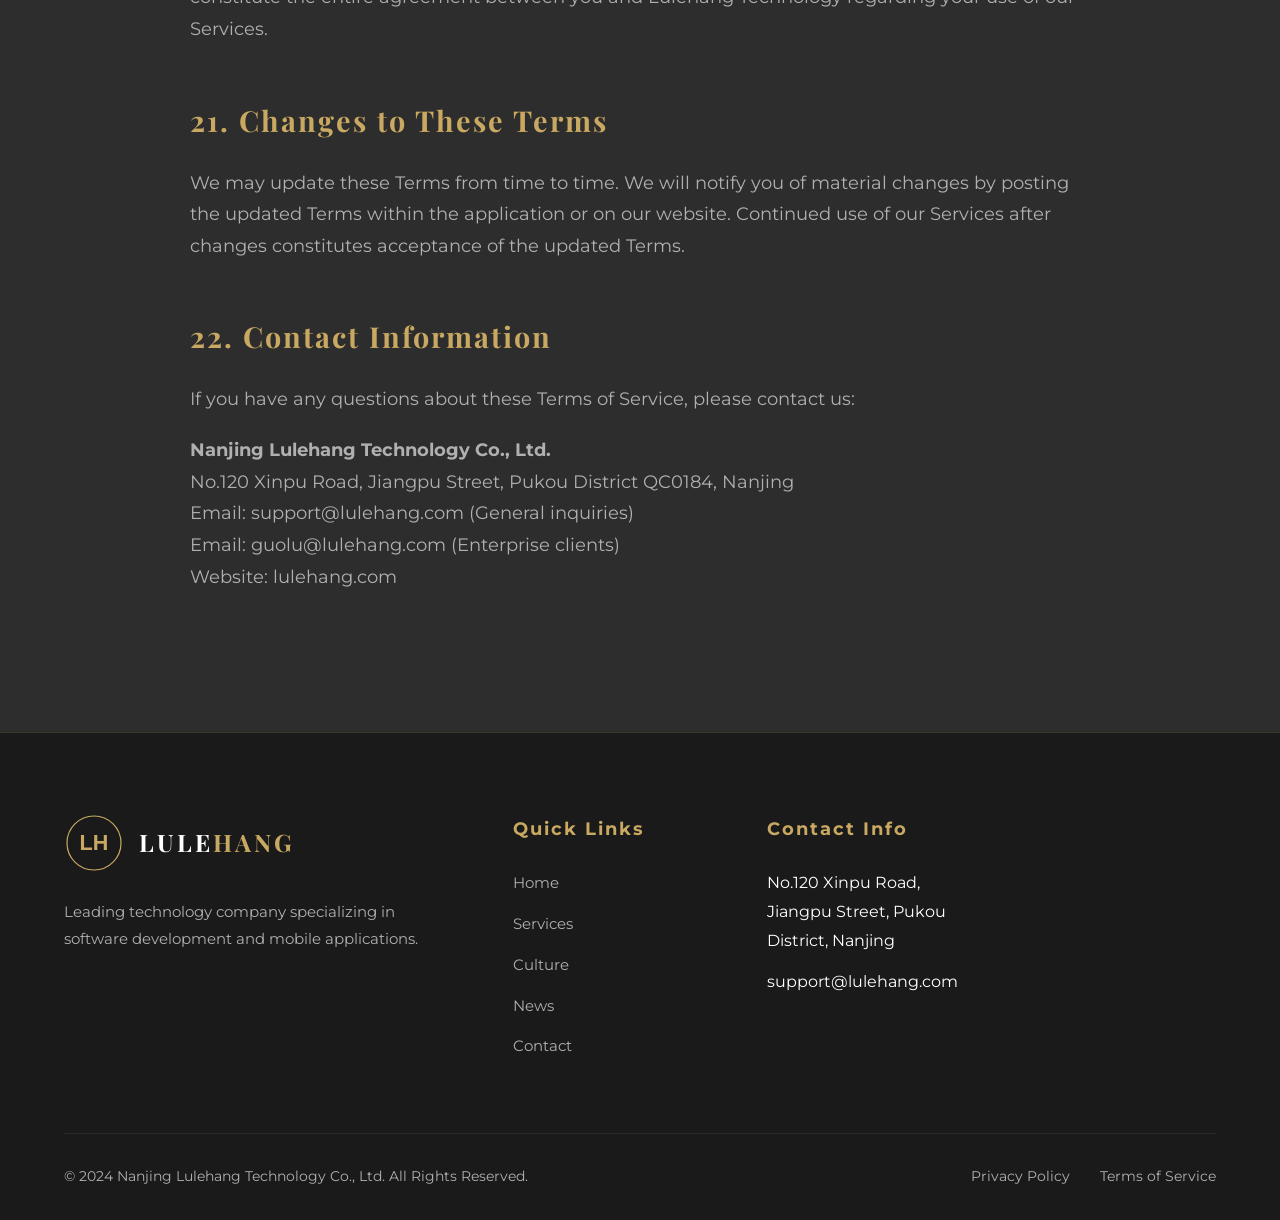
<file: terms-of-service.html>
<!DOCTYPE html>
<html lang="en">
<head>
    <meta charset="UTF-8">
    <meta name="viewport" content="width=device-width, initial-scale=1.0">
    <title>Terms of Service - Lulehang Technology | Service Agreement</title>
    <meta name="description" content="Read the Terms of Service for Lulehang Technology's mobile applications and services. Learn about usage terms, age restrictions, and legal agreements for Google Play and App Store users.">
    <link rel="canonical" href="https://lulehang.com/terms-of-service.html">
    <link rel="icon" type="image/svg+xml" href="images/logo.svg">
    <link href="https://fonts.googleapis.com/css2?family=Montserrat:wght@300;400;500;600;700&family=Playfair+Display:wght@400;500;600;700&display=swap" rel="stylesheet">
    <link rel="stylesheet" href="css/style.css">
</head>
<body>
    <a href="#main-content" class="skip-link">Skip to main content</a>
    
    <header class="header">
        <div class="container">
            <a href="index.html" class="logo" aria-label="Lulehang Technology Home">
                <svg viewBox="0 0 100 100" width="60" height="60">
                    <circle cx="50" cy="50" r="45" fill="#1a1a1a" stroke="#c9a962" stroke-width="2"/>
                    <text x="50" y="62" font-family="Arial" font-size="36" font-weight="bold" fill="#c9a962" text-anchor="middle">LH</text>
                </svg>
                <span class="logo-text">LULE<span>HANG</span></span>
            </a>
            <nav class="nav" role="navigation">
                <ul class="nav-list">
                    <li><a href="index.html" class="nav-link">Home</a></li>
                    <li><a href="services.html" class="nav-link">Services</a></li>
                    <li><a href="culture.html" class="nav-link">Culture</a></li>
                    <li><a href="news.html" class="nav-link">News</a></li>
                    <li><a href="contact.html" class="nav-link">Contact</a></li>
                </ul>
            </nav>
            <button class="menu-toggle" aria-label="Toggle navigation menu"><span></span><span></span><span></span></button>
        </div>
    </header>
    
    <main id="main-content">
        <section class="hero" style="min-height: 50vh;">
            <div class="hero-bg"></div>
            <div class="hero-content">
                <span class="hero-subtitle">Legal</span>
                <h1 class="hero-title"><span>Terms of Service</span></h1>
                <p class="hero-description">Last updated: January 2024</p>
            </div>
        </section>
        
        <section class="section section-alt">
            <div class="container">
                <div class="legal-content">
                    <h2>1. Acceptance of Terms</h2>
                    <p>Welcome to Nanjing Lulehang Technology Co., Ltd. By accessing or using our mobile applications, websites, and related services (collectively, the "Services"), you agree to be bound by these Terms of Service ("Terms"). If you do not agree to these Terms, please do not use our Services.</p>
                    <p>Our Services include mobile applications available on Google Play and Apple App Store, covering areas of software development, hardware product sales, system integration, and technology consulting.</p>
                    
                    <h2>2. Description of Services</h2>
                    <p>Lulehang Technology provides the following services:</p>
                    <ul>
                        <li>Mobile application development and publishing</li>
                        <li>Software development and customization</li>
                        <li>System integration solutions</li>
                        <li>Electronic products and mechanical equipment sales</li>
                        <li>Technology transfer and consulting services</li>
                        <li>Import and export services</li>
                        <li>Exhibition and enterprise planning services</li>
                    </ul>
                    
                    <h2>3. User Accounts</h2>
                    <p>To access certain features of our Services, you may be required to create an account. You agree to:</p>
                    <ul>
                        <li>Provide accurate, current, and complete information</li>
                        <li>Maintain and promptly update your account information</li>
                        <li>Keep your password secure and confidential</li>
                        <li>Notify us immediately of any unauthorized access</li>
                        <li>Accept responsibility for all activities under your account</li>
                    </ul>
                    
                    <h2>4. Age Restrictions and Eligibility</h2>
                    <h3>4.1 General Age Requirements</h3>
                    <p>You must meet the minimum age requirement to use our Services. Age requirements vary by jurisdiction:</p>
                    <ul>
                        <li><strong>United States:</strong> 13 years or older (per COPPA requirements)</li>
                        <li><strong>European Union:</strong> 16 years or older (per GDPR requirements), or the age set by member states (minimum 13 years)</li>
                        <li><strong>United Kingdom:</strong> 16 years or older (per UK GDPR)</li>
                        <li><strong>Canada:</strong> 13 years or older (per PIPEDA), or 16 in certain provinces</li>
                        <li><strong>Australia:</strong> 13 years or older (per Privacy Act 1988)</li>
                        <li><strong>Japan:</strong> 13 years or older (per APPI)</li>
                        <li><strong>South Korea:</strong> 14 years or older (per PIPA)</li>
                        <li><strong>China:</strong> Minor protections apply; actual age requirements may vary</li>
                        <li><strong>Other Countries:</strong> Users must meet the minimum age requirement in their country of residence</li>
                    </ul>
                    
                    <h3>4.2 Parental Consent</h3>
                    <p>If you are under the minimum age in your jurisdiction, you represent that you have obtained parental or guardian consent to use our Services. Parents and guardians are responsible for supervising their children's use of our applications.</p>
                    
                    <h3>4.3 Verification</h3>
                    <p>We reserve the right to verify age and require additional verification if necessary. Users who do not meet age requirements may have limited access to certain features.</p>
                    
                    <h2>5. Acceptable Use</h2>
                    <p>You agree not to use our Services to:</p>
                    <ul>
                        <li>Violate any applicable laws, regulations, or third-party rights</li>
                        <li>Engage in illegal, harmful, or fraudulent activities</li>
                        <li>Attempt to gain unauthorized access to our systems or other users' accounts</li>
                        <li>Interfere with or disrupt the integrity or performance of our Services</li>
                        <li>Reverse engineer, decompile, or disassemble any part of our applications</li>
                        <li>Use automated tools to scrape, harvest, or extract data from our Services</li>
                        <li>Upload viruses, malware, or other harmful code</li>
                        <li>Harass, abuse, or harm other users</li>
                        <li>Impersonate any person or entity</li>
                        <li>Collect or store personal information of other users without consent</li>
                    </ul>
                    
                    <h2>6. Intellectual Property Rights</h2>
                    <h3>6.1 Our Intellectual Property</h3>
                    <p>All content, features, and functionality of our Services, including but not limited to text, graphics, logos, icons, images, audio clips, digital downloads, data compilations, software, and code, are owned by or licensed to Lulehang Technology and are protected by intellectual property laws.</p>
                    
                    <h3>6.2 User Content</h3>
                    <p>You retain ownership of any content you submit, post, or display on or through our Services. By submitting content, you grant us a worldwide, non-exclusive, royalty-free license to use, reproduce, modify, adapt, publish, translate, distribute, and display such content.</p>
                    
                    <h3>6.3 Trademarks</h3>
                    <p>"Lulehang," our logos, and other related marks are trademarks of Nanjing Lulehang Technology Co., Ltd. You may not use such trademarks without our prior written permission.</p>
                    
                    <h2>7. Privacy and Data Protection</h2>
                    <p>Your privacy is important to us. Please review our <a href="privacy-policy.html">Privacy Policy</a> to understand how we collect, use, and protect your personal information. By using our Services, you consent to our data practices as described in the Privacy Policy.</p>
                    
                    <h2>8. Advertisements and Third-Party Content</h2>
                    <h3>8.1 Advertising</h3>
                    <p>Our free applications may display advertisements from third-party advertising networks, including but not limited to:</p>
                    <ul>
                        <li>Google AdMob</li>
                        <li>Facebook Audience Network</li>
                        <li>Unity Ads</li>
                        <li>AppLovin MAX</li>
                        <li>IronSource</li>
                        <li>AdColony</li>
                        <li>Vungle</li>
                        <li>Pangle</li>
                        <li>Mintegral</li>
                        <li>Chartboost</li>
                        <li>Start.io</li>
                        <li>Liftoff</li>
                        <li>Appnext</li>
                    </ul>
                    
                    <h3>8.2 Advertisement Types</h3>
                    <p>Our applications may display various types of advertisements:</p>
                    <ul>
                        <li>Splash ads (displayed at app launch)</li>
                        <li>Interstitial ads (displayed at transition points)</li>
                        <li>Rewarded video ads (voluntary viewing for in-app rewards)</li>
                        <li>Banner ads (persistent display advertisements)</li>
                        <li>Native ads (content-matched advertisements)</li>
                    </ul>
                    
                    <h3>8.3 Third-Party Links and Content</h3>
                    <p>Our Services may contain links to third-party websites or services. We are not responsible for the content, accuracy, or opinions expressed on such third-party sites.</p>
                    
                    <h2>9. In-App Purchases and Payments</h2>
                    <p>Our applications may offer in-app purchases. By making in-app purchases, you agree to:</p>
                    <ul>
                        <li>Pay all applicable fees associated with the purchase</li>
                        <li>Comply with the terms of the relevant app store (Google Play or Apple App Store)</li>
                        <li>Understand that purchases may be subject to the app store's refund policies</li>
                        <li>Virtual items or currency have no real-world value and cannot be exchanged for cash</li>
                    </ul>
                    
                    <h2>10. Service Availability and Modifications</h2>
                    <h3>10.1 Availability</h3>
                    <p>We strive to keep our Services available 24/7, but we do not guarantee uninterrupted access. Services may be temporarily unavailable due to maintenance, updates, or circumstances beyond our control.</p>
                    
                    <h3>10.2 Modifications</h3>
                    <p>We reserve the right to modify, suspend, or discontinue any part of our Services at any time, with or without notice. We may also update features, functionality, or interface design.</p>
                    
                    <h2>11. Disclaimer of Warranties</h2>
                    <p>OUR SERVICES ARE PROVIDED "AS IS" AND "AS AVAILABLE" WITHOUT WARRANTIES OF ANY KIND, EITHER EXPRESS OR IMPLIED. WE DISCLAIM ALL WARRANTIES, INCLUDING BUT NOT LIMITED TO:</p>
                    <ul>
                        <li>Merchantability and fitness for a particular purpose</li>
                        <li>Non-infringement of intellectual property rights</li>
                        <li>Accuracy, reliability, or completeness of content</li>
                        <li>Error-free or uninterrupted service</li>
                        <li>Correction of defects or errors</li>
                    </ul>
                    
                    <h2>12. Limitation of Liability</h2>
                    <p>TO THE MAXIMUM EXTENT PERMITTED BY LAW, LULEHANG TECHNOLOGY SHALL NOT BE LIABLE FOR:</p>
                    <ul>
                        <li>Indirect, incidental, special, consequential, or punitive damages</li>
                        <li>Loss of profits, revenue, data, or business opportunities</li>
                        <li>Damages arising from third-party actions or advertisements</li>
                        <li>Unauthorized access to your data or accounts</li>
                        <li>Technical failures, errors, or interruptions</li>
                    </ul>
                    <p>OUR TOTAL LIABILITY SHALL NOT EXCEED THE AMOUNT YOU PAID US (IF ANY) IN THE TWELVE (12) MONTHS PRECEDING THE CLAIM.</p>
                    
                    <h2>13. Indemnification</h2>
                    <p>You agree to indemnify, defend, and hold harmless Lulehang Technology and its officers, directors, employees, agents, and affiliates from any claims, damages, losses, or expenses (including legal fees) arising from:</p>
                    <ul>
                        <li>Your violation of these Terms</li>
                        <li>Your misuse of our Services</li>
                        <li>Your infringement of third-party rights</li>
                        <li>Your unlawful or negligent conduct</li>
                    </ul>
                    
                    <h2>14. Governing Law and Jurisdiction</h2>
                    <p>These Terms shall be governed by and construed in accordance with the laws of the People's Republic of China, without regard to its conflict of law provisions. Any disputes arising from these Terms shall be subject to the exclusive jurisdiction of the courts located in Nanjing, China.</p>
                    <p>For users in other jurisdictions, we make no representation that our Services comply with local laws. You are responsible for ensuring compliance with applicable local laws.</p>
                    
                    <h2>15. Dispute Resolution</h2>
                    <h3>15.1 Informal Resolution</h3>
                    <p>We encourage you to contact us first to resolve any disputes informally. You can reach us at support@lulehang.com.</p>
                    
                    <h3>15.2 Arbitration</h3>
                    <p>For users in the United States, any dispute not resolved informally shall be settled by binding arbitration in accordance with the rules of the American Arbitration Association.</p>
                    
                    <h3>15.3 Class Action Waiver</h3>
                    <p>YOU AGREE THAT ANY DISPUTE RESOLUTION PROCEEDINGS WILL BE CONDUCTED ONLY ON AN INDIVIDUAL BASIS AND NOT IN A CLASS, CONSOLIDATED, OR REPRESENTATIVE ACTION.</p>
                    
                    <h2>16. App Store Terms</h2>
                    <p>Our mobile applications are distributed through Google Play and Apple App Store. By downloading our apps from these platforms, you agree to comply with their respective terms of service and policies:</p>
                    <ul>
                        <li><strong>Google Play Terms of Service:</strong> Available at play.google.com</li>
                        <li><strong>Apple App Store Terms of Service:</strong> Available at apple.com/legal/internet-services/itunes/</li>
                    </ul>
                    
                    <h2>17. Export Controls</h2>
                    <p>You agree to comply with all applicable export control laws and regulations, including those of the United States, European Union, and other relevant jurisdictions. You represent that you are not located in any country or region subject to comprehensive sanctions.</p>
                    
                    <h2>18. Termination</h2>
                    <p>We may terminate or suspend your access to our Services immediately, without prior notice, for any reason, including breach of these Terms. Upon termination:</p>
                    <ul>
                        <li>Your right to use the Services will cease immediately</li>
                        <li>We may delete your account and data</li>
                        <li>Provisions that by their nature should survive termination shall survive</li>
                    </ul>
                    
                    <h2>19. Severability</h2>
                    <p>If any provision of these Terms is found to be unenforceable or invalid, that provision shall be limited or eliminated to the minimum extent necessary, and the remaining provisions shall remain in full force and effect.</p>
                    
                    <h2>20. Entire Agreement</h2>
                    <p>These Terms, together with our Privacy Policy and any other legal notices published by us, constitute the entire agreement between you and Lulehang Technology regarding your use of our Services.</p>
                    
                    <h2>21. Changes to These Terms</h2>
                    <p>We may update these Terms from time to time. We will notify you of material changes by posting the updated Terms within the application or on our website. Continued use of our Services after changes constitutes acceptance of the updated Terms.</p>
                    
                    <h2>22. Contact Information</h2>
                    <p>If you have any questions about these Terms of Service, please contact us:</p>
                    <p><strong>Nanjing Lulehang Technology Co., Ltd.</strong><br>
                    No.120 Xinpu Road, Jiangpu Street, Pukou District QC0184, Nanjing<br>
                    Email: support@lulehang.com (General inquiries)<br>
                    Email: guolu@lulehang.com (Enterprise clients)<br>
                    Website: lulehang.com</p>
                </div>
            </div>
        </section>
    </main>
    
    <footer class="footer" role="contentinfo">
        <div class="container">
            <div class="footer-grid">
                <div class="footer-about">
                    <a href="index.html" class="logo"><svg viewBox="0 0 100 100" width="50" height="50"><circle cx="50" cy="50" r="45" fill="#1a1a1a" stroke="#c9a962" stroke-width="2"/><text x="50" y="62" font-family="Arial" font-size="36" font-weight="bold" fill="#c9a962" text-anchor="middle">LH</text></svg><span class="logo-text">LULE<span>HANG</span></span></a>
                    <p>Leading technology company specializing in software development and mobile applications.</p>
                </div>
                <div class="footer-column">
                    <h5>Quick Links</h5>
                    <ul class="footer-links">
                        <li><a href="index.html">Home</a></li>
                        <li><a href="services.html">Services</a></li>
                        <li><a href="culture.html">Culture</a></li>
                        <li><a href="news.html">News</a></li>
                        <li><a href="contact.html">Contact</a></li>
                    </ul>
                </div>
                <div class="footer-column">
                    <h5>Contact Info</h5>
                    <ul class="footer-links">
                        <li>No.120 Xinpu Road, Jiangpu Street, Pukou District, Nanjing</li>
                        <li>support@lulehang.com</li>
                    </ul>
                </div>
            </div>
            <div class="footer-bottom">
                <p>&copy; 2024 Nanjing Lulehang Technology Co., Ltd. All Rights Reserved.</p>
                <div class="footer-legal">
                    <a href="privacy-policy.html">Privacy Policy</a>
                    <a href="terms-of-service.html">Terms of Service</a>
                </div>
            </div>
        </div>
    </footer>
    <script src="js/main.js"></script>
</body>
</html>
</file>
<file: css/style.css>
/* ===================================
   Nanjing Lulehang Technology Co., Ltd.
   Official Website Styles
   =================================== */

/* CSS Variables */
:root {
    --primary-color: #1a1a1a;
    --secondary-color: #2d2d2d;
    --accent-color: #c9a962;
    --accent-hover: #d4b978;
    --text-primary: #ffffff;
    --text-secondary: #b0b0b0;
    --gradient-dark: linear-gradient(135deg, #0a0a0a 0%, #1a1a1a 50%, #0a0a0a 100%);
    --gradient-gold: linear-gradient(135deg, #c9a962 0%, #d4b978 50%, #c9a962 100%);
    --shadow-soft: 0 10px 40px rgba(0, 0, 0, 0.3);
    --shadow-glow: 0 0 30px rgba(201, 169, 98, 0.3);
    --transition-smooth: all 0.4s cubic-bezier(0.4, 0, 0.2, 1);
    --transition-bounce: all 0.6s cubic-bezier(0.68, -0.55, 0.265, 1.55);
}

/* Reset & Base */
* {
    margin: 0;
    padding: 0;
    box-sizing: border-box;
}

html {
    scroll-behavior: smooth;
    font-size: 16px;
}

body {
    font-family: 'Montserrat', 'Helvetica Neue', Arial, sans-serif;
    background: var(--primary-color);
    color: var(--text-primary);
    line-height: 1.8;
    overflow-x: hidden;
    -webkit-font-smoothing: antialiased;
    -moz-osx-font-smoothing: grayscale;
}

/* Typography */
h1, h2, h3, h4, h5, h6 {
    font-family: 'Playfair Display', 'Georgia', serif;
    font-weight: 700;
    letter-spacing: 2px;
    margin-bottom: 1.5rem;
}

h1 { font-size: clamp(2.5rem, 6vw, 4.5rem); }
h2 { font-size: clamp(2rem, 4vw, 3.5rem); }
h3 { font-size: clamp(1.5rem, 3vw, 2.5rem); }
h4 { font-size: clamp(1.25rem, 2vw, 1.75rem); }

p {
    margin-bottom: 1.5rem;
    font-size: 1.1rem;
    color: var(--text-secondary);
}

a {
    color: var(--accent-color);
    text-decoration: none;
    transition: var(--transition-smooth);
}

a:hover {
    color: var(--accent-hover);
}

/* Container */
.container {
    max-width: 1400px;
    margin: 0 auto;
    padding: 0 5%;
}

/* ===================================
   HEADER & NAVIGATION
   =================================== */

.header {
    position: fixed;
    top: 0;
    left: 0;
    width: 100%;
    z-index: 1000;
    background: rgba(10, 10, 10, 0.95);
    backdrop-filter: blur(20px);
    border-bottom: 1px solid rgba(201, 169, 98, 0.2);
    transition: var(--transition-smooth);
    animation: slideDown 0.8s ease-out;
}

@keyframes slideDown {
    from {
        transform: translateY(-100%);
        opacity: 0;
    }
    to {
        transform: translateY(0);
        opacity: 1;
    }
}

.header.scrolled {
    background: rgba(10, 10, 10, 0.98);
    box-shadow: 0 5px 30px rgba(0, 0, 0, 0.5);
}

.header .container {
    display: flex;
    justify-content: space-between;
    align-items: center;
    padding: 1rem 5%;
}

.logo {
    display: flex;
    align-items: center;
    gap: 15px;
    animation: fadeInLeft 1s ease-out 0.2s both;
}

@keyframes fadeInLeft {
    from {
        transform: translateX(-50px);
        opacity: 0;
    }
    to {
        transform: translateX(0);
        opacity: 1;
    }
}

.logo svg {
    width: 60px;
    height: 60px;
    transition: var(--transition-smooth);
}

.logo:hover svg {
    transform: scale(1.1) rotate(5deg);
    filter: drop-shadow(0 0 20px rgba(201, 169, 98, 0.5));
}

.logo-text {
    font-family: 'Playfair Display', serif;
    font-size: 1.5rem;
    font-weight: 700;
    color: var(--text-primary);
    letter-spacing: 3px;
}

.logo-text span {
    color: var(--accent-color);
}

.nav {
    display: flex;
    align-items: center;
    gap: 3rem;
    animation: fadeInRight 1s ease-out 0.4s both;
}

@keyframes fadeInRight {
    from {
        transform: translateX(50px);
        opacity: 0;
    }
    to {
        transform: translateX(0);
        opacity: 1;
    }
}

.nav-list {
    display: flex;
    gap: 2.5rem;
    list-style: none;
}

.nav-link {
    position: relative;
    color: var(--text-primary);
    font-weight: 500;
    font-size: 0.95rem;
    letter-spacing: 1px;
    text-transform: uppercase;
    padding: 0.5rem 0;
    transition: var(--transition-smooth);
}

.nav-link::before {
    content: '';
    position: absolute;
    bottom: 0;
    left: 0;
    width: 0;
    height: 2px;
    background: var(--gradient-gold);
    transition: var(--transition-smooth);
}

.nav-link:hover::before,
.nav-link.active::before {
    width: 100%;
}

.nav-link:hover,
.nav-link.active {
    color: var(--accent-color);
}

/* Mobile Menu Toggle */
.menu-toggle {
    display: none;
    flex-direction: column;
    gap: 6px;
    cursor: pointer;
    padding: 10px;
    z-index: 1001;
}

.menu-toggle span {
    width: 30px;
    height: 2px;
    background: var(--accent-color);
    transition: var(--transition-smooth);
}

.menu-toggle.active span:nth-child(1) {
    transform: rotate(45deg) translate(6px, 6px);
}

.menu-toggle.active span:nth-child(2) {
    opacity: 0;
}

.menu-toggle.active span:nth-child(3) {
    transform: rotate(-45deg) translate(6px, -6px);
}

/* ===================================
   HERO SECTION
   =================================== */

.hero {
    position: relative;
    min-height: 100vh;
    display: flex;
    align-items: center;
    justify-content: center;
    background: var(--gradient-dark);
    overflow: hidden;
}

.hero-bg {
    position: absolute;
    top: 0;
    left: 0;
    width: 100%;
    height: 100%;
    background: url('data:image/svg+xml,<svg xmlns="http://www.w3.org/2000/svg" viewBox="0 0 100 100"><defs><pattern id="grid" width="10" height="10" patternUnits="userSpaceOnUse"><path d="M 10 0 L 0 0 0 10" fill="none" stroke="rgba(201,169,98,0.05)" stroke-width="0.5"/></pattern></defs><rect fill="url(%23grid)" width="100" height="100"/></svg>');
    background-size: 50px 50px;
    animation: bgMove 20s linear infinite;
}

@keyframes bgMove {
    0% { background-position: 0 0; }
    100% { background-position: 50px 50px; }
}

.hero-particles {
    position: absolute;
    top: 0;
    left: 0;
    width: 100%;
    height: 100%;
    overflow: hidden;
}

.particle {
    position: absolute;
    width: 4px;
    height: 4px;
    background: var(--accent-color);
    border-radius: 50%;
    opacity: 0;
    animation: particleFloat 8s ease-in-out infinite;
}

@keyframes particleFloat {
    0%, 100% {
        opacity: 0;
        transform: translateY(100vh) scale(0);
    }
    10% { opacity: 1; }
    90% { opacity: 1; }
    100% {
        opacity: 0;
        transform: translateY(-100vh) scale(1);
    }
}

.hero-content {
    position: relative;
    z-index: 2;
    text-align: center;
    max-width: 1000px;
    padding: 0 2rem;
}

.hero-subtitle {
    font-size: 1rem;
    letter-spacing: 8px;
    text-transform: uppercase;
    color: var(--accent-color);
    margin-bottom: 1.5rem;
    opacity: 0;
    animation: fadeInUp 1s ease-out 0.5s forwards;
}

.hero-title {
    margin-bottom: 2rem;
    opacity: 0;
    animation: fadeInUp 1s ease-out 0.7s forwards;
}

.hero-title span {
    display: block;
    background: var(--gradient-gold);
    -webkit-background-clip: text;
    -webkit-text-fill-color: transparent;
    background-clip: text;
}

.hero-description {
    font-size: 1.3rem;
    color: var(--text-secondary);
    margin-bottom: 3rem;
    opacity: 0;
    animation: fadeInUp 1s ease-out 0.9s forwards;
}

.hero-buttons {
    display: flex;
    gap: 2rem;
    justify-content: center;
    flex-wrap: wrap;
    opacity: 0;
    animation: fadeInUp 1s ease-out 1.1s forwards;
}

@keyframes fadeInUp {
    from {
        transform: translateY(50px);
        opacity: 0;
    }
    to {
        transform: translateY(0);
        opacity: 1;
    }
}

/* Buttons */
.btn {
    display: inline-flex;
    align-items: center;
    gap: 10px;
    padding: 1rem 2.5rem;
    font-size: 0.95rem;
    font-weight: 600;
    letter-spacing: 2px;
    text-transform: uppercase;
    border: none;
    border-radius: 50px;
    cursor: pointer;
    transition: var(--transition-smooth);
    position: relative;
    overflow: hidden;
}

.btn::before {
    content: '';
    position: absolute;
    top: 50%;
    left: 50%;
    width: 0;
    height: 0;
    background: rgba(255, 255, 255, 0.2);
    border-radius: 50%;
    transform: translate(-50%, -50%);
    transition: width 0.6s, height 0.6s;
}

.btn:hover::before {
    width: 300px;
    height: 300px;
}

.btn-primary {
    background: var(--gradient-gold);
    color: var(--primary-color);
    box-shadow: var(--shadow-glow);
}

.btn-primary:hover {
    transform: translateY(-5px);
    box-shadow: 0 15px 40px rgba(201, 169, 98, 0.5);
}

.btn-secondary {
    background: transparent;
    color: var(--text-primary);
    border: 2px solid var(--accent-color);
}

.btn-secondary:hover {
    background: var(--accent-color);
    color: var(--primary-color);
    transform: translateY(-5px);
}

.btn svg {
    width: 20px;
    height: 20px;
    transition: var(--transition-smooth);
}

.btn:hover svg {
    transform: translateX(5px);
}

/* Scroll Indicator */
.scroll-indicator {
    position: absolute;
    bottom: 40px;
    left: 50%;
    transform: translateX(-50%);
    opacity: 0;
    animation: fadeInUp 1s ease-out 1.5s forwards;
}

.scroll-indicator a {
    display: flex;
    flex-direction: column;
    align-items: center;
    gap: 10px;
    color: var(--accent-color);
}

.scroll-indicator span {
    font-size: 0.8rem;
    letter-spacing: 2px;
    text-transform: uppercase;
}

.mouse {
    width: 26px;
    height: 40px;
    border: 2px solid var(--accent-color);
    border-radius: 20px;
    position: relative;
}

.mouse::before {
    content: '';
    position: absolute;
    top: 8px;
    left: 50%;
    transform: translateX(-50%);
    width: 4px;
    height: 8px;
    background: var(--accent-color);
    border-radius: 2px;
    animation: scrollMouse 2s ease-in-out infinite;
}

@keyframes scrollMouse {
    0%, 100% { top: 8px; opacity: 1; }
    50% { top: 20px; opacity: 0.3; }
}

/* ===================================
   SECTIONS
   =================================== */

.section {
    padding: 120px 0;
    position: relative;
}

.section-dark {
    background: var(--gradient-dark);
}

.section-alt {
    background: var(--secondary-color);
}

.section-header {
    text-align: center;
    margin-bottom: 80px;
}

.section-label {
    font-size: 0.9rem;
    letter-spacing: 6px;
    text-transform: uppercase;
    color: var(--accent-color);
    margin-bottom: 1rem;
    display: block;
}

.section-title {
    margin-bottom: 1.5rem;
}

.section-description {
    max-width: 700px;
    margin: 0 auto;
    font-size: 1.2rem;
}

/* ===================================
   ABOUT SECTION
   =================================== */

.about-grid {
    display: grid;
    grid-template-columns: 1fr 1fr;
    gap: 80px;
    align-items: center;
}

.about-image {
    position: relative;
    overflow: hidden;
    border-radius: 20px;
}

.about-image::before {
    content: '';
    position: absolute;
    top: -20px;
    left: -20px;
    right: 20px;
    bottom: 20px;
    border: 2px solid var(--accent-color);
    border-radius: 20px;
    z-index: -1;
}

.about-image img,
.about-image svg {
    width: 100%;
    height: 500px;
    object-fit: cover;
    border-radius: 20px;
    transition: var(--transition-smooth);
}

.about-image:hover img,
.about-image:hover svg {
    transform: scale(1.05);
    filter: brightness(1.1);
}

.about-content h3 {
    color: var(--accent-color);
}

.about-features {
    display: grid;
    grid-template-columns: 1fr 1fr;
    gap: 20px;
    margin-top: 30px;
}

.feature-item {
    display: flex;
    align-items: center;
    gap: 15px;
    padding: 15px;
    background: rgba(201, 169, 98, 0.05);
    border-radius: 10px;
    transition: var(--transition-smooth);
}

.feature-item:hover {
    background: rgba(201, 169, 98, 0.1);
    transform: translateX(10px);
}

.feature-item svg {
    width: 30px;
    height: 30px;
    color: var(--accent-color);
}

.feature-item span {
    font-weight: 500;
}

/* ===================================
   SERVICES SECTION
   =================================== */

.services-grid {
    display: grid;
    grid-template-columns: repeat(auto-fit, minmax(350px, 1fr));
    gap: 40px;
}

.service-card {
    background: rgba(45, 45, 45, 0.5);
    border: 1px solid rgba(201, 169, 98, 0.1);
    border-radius: 20px;
    padding: 50px 40px;
    text-align: center;
    transition: var(--transition-smooth);
    position: relative;
    overflow: hidden;
}

.service-card::before {
    content: '';
    position: absolute;
    top: 0;
    left: 0;
    width: 100%;
    height: 4px;
    background: var(--gradient-gold);
    transform: scaleX(0);
    transition: var(--transition-smooth);
}

.service-card:hover::before {
    transform: scaleX(1);
}

.service-card:hover {
    transform: translateY(-15px);
    box-shadow: var(--shadow-soft);
    border-color: var(--accent-color);
}

.service-icon {
    width: 100px;
    height: 100px;
    margin: 0 auto 30px;
    display: flex;
    align-items: center;
    justify-content: center;
    background: rgba(201, 169, 98, 0.1);
    border-radius: 50%;
    transition: var(--transition-smooth);
}

.service-card:hover .service-icon {
    background: var(--gradient-gold);
    transform: rotateY(180deg);
}

.service-icon svg {
    width: 50px;
    height: 50px;
    color: var(--accent-color);
    transition: var(--transition-smooth);
}

.service-card:hover .service-icon svg {
    color: var(--primary-color);
}

.service-card h4 {
    margin-bottom: 20px;
    color: var(--text-primary);
}

.service-card p {
    color: var(--text-secondary);
    margin-bottom: 0;
}

/* App Services Section */
.app-showcase {
    display: grid;
    grid-template-columns: 1fr 1fr;
    gap: 80px;
    align-items: center;
    margin-top: 80px;
}

.app-preview {
    position: relative;
}

.app-phone {
    width: 300px;
    height: 600px;
    margin: 0 auto;
    background: var(--secondary-color);
    border-radius: 40px;
    padding: 15px;
    box-shadow: var(--shadow-soft);
    position: relative;
}

.app-phone::before {
    content: '';
    position: absolute;
    top: 25px;
    left: 50%;
    transform: translateX(-50%);
    width: 100px;
    height: 25px;
    background: var(--primary-color);
    border-radius: 20px;
}

.app-screen {
    width: 100%;
    height: 100%;
    background: linear-gradient(180deg, #1a1a1a 0%, #2d2d2d 100%);
    border-radius: 30px;
    overflow: hidden;
    display: flex;
    flex-direction: column;
    align-items: center;
    padding: 60px 20px 20px;
}

.app-screen-icon {
    width: 80px;
    height: 80px;
    background: var(--gradient-gold);
    border-radius: 20px;
    margin-bottom: 20px;
    display: flex;
    align-items: center;
    justify-content: center;
}

.app-screen-icon svg {
    width: 40px;
    height: 40px;
    color: var(--primary-color);
}

.app-screen-text {
    color: var(--text-secondary);
    font-size: 0.9rem;
    text-align: center;
}

.app-features-list {
    list-style: none;
}

.app-features-list li {
    display: flex;
    align-items: flex-start;
    gap: 15px;
    margin-bottom: 25px;
    padding: 20px;
    background: rgba(201, 169, 98, 0.05);
    border-radius: 15px;
    transition: var(--transition-smooth);
}

.app-features-list li:hover {
    background: rgba(201, 169, 98, 0.1);
    transform: translateX(10px);
}

.app-features-list svg {
    width: 30px;
    height: 30px;
    color: var(--accent-color);
    flex-shrink: 0;
}

.app-features-list h5 {
    font-family: 'Montserrat', sans-serif;
    font-size: 1.1rem;
    margin-bottom: 0.5rem;
}

.app-features-list p {
    font-size: 0.95rem;
    margin-bottom: 0;
}

/* ===================================
   STATISTICS SECTION
   =================================== */

.stats-section {
    background: var(--gradient-gold);
    padding: 80px 0;
}

.stats-grid {
    display: grid;
    grid-template-columns: repeat(4, 1fr);
    gap: 50px;
}

.stat-item {
    text-align: center;
}

.stat-number {
    font-family: 'Playfair Display', serif;
    font-size: 4rem;
    font-weight: 700;
    color: var(--primary-color);
    line-height: 1;
    margin-bottom: 10px;
}

.stat-label {
    font-size: 1rem;
    color: var(--secondary-color);
    text-transform: uppercase;
    letter-spacing: 2px;
}

/* ===================================
   CULTURE SECTION
   =================================== */

.values-grid {
    display: grid;
    grid-template-columns: repeat(auto-fit, minmax(300px, 1fr));
    gap: 40px;
}

.value-card {
    background: rgba(26, 26, 26, 0.8);
    border: 1px solid rgba(201, 169, 98, 0.2);
    border-radius: 20px;
    padding: 50px 40px;
    text-align: center;
    transition: var(--transition-smooth);
    position: relative;
}

.value-card::after {
    content: '';
    position: absolute;
    bottom: 0;
    left: 50%;
    transform: translateX(-50%);
    width: 0;
    height: 4px;
    background: var(--gradient-gold);
    transition: var(--transition-smooth);
}

.value-card:hover::after {
    width: 100%;
}

.value-card:hover {
    transform: translateY(-10px);
    border-color: var(--accent-color);
}

.value-icon {
    width: 80px;
    height: 80px;
    margin: 0 auto 30px;
    background: rgba(201, 169, 98, 0.1);
    border-radius: 50%;
    display: flex;
    align-items: center;
    justify-content: center;
    transition: var(--transition-smooth);
}

.value-card:hover .value-icon {
    background: var(--gradient-gold);
    transform: scale(1.1);
}

.value-icon svg {
    width: 40px;
    height: 40px;
    color: var(--accent-color);
    transition: var(--transition-smooth);
}

.value-card:hover .value-icon svg {
    color: var(--primary-color);
}

.value-card h4 {
    margin-bottom: 15px;
}

.team-grid {
    display: grid;
    grid-template-columns: repeat(auto-fit, minmax(280px, 1fr));
    gap: 40px;
    margin-top: 60px;
}

.team-member {
    text-align: center;
    padding: 40px;
    background: rgba(45, 45, 45, 0.5);
    border-radius: 20px;
    transition: var(--transition-smooth);
}

.team-member:hover {
    transform: translateY(-10px);
    background: rgba(45, 45, 45, 0.8);
}

.team-avatar {
    width: 150px;
    height: 150px;
    margin: 0 auto 25px;
    background: var(--gradient-gold);
    border-radius: 50%;
    display: flex;
    align-items: center;
    justify-content: center;
    transition: var(--transition-smooth);
}

.team-member:hover .team-avatar {
    transform: scale(1.1);
    box-shadow: var(--shadow-glow);
}

.team-avatar svg {
    width: 70px;
    height: 70px;
    color: var(--primary-color);
}

.team-member h5 {
    font-family: 'Montserrat', sans-serif;
    font-size: 1.2rem;
    margin-bottom: 5px;
}

.team-role {
    color: var(--accent-color);
    font-size: 0.9rem;
    text-transform: uppercase;
    letter-spacing: 2px;
}

/* ===================================
   NEWS SECTION
   =================================== */

.news-grid {
    display: grid;
    grid-template-columns: repeat(auto-fit, minmax(350px, 1fr));
    gap: 40px;
}

.news-card {
    background: rgba(45, 45, 45, 0.5);
    border-radius: 20px;
    overflow: hidden;
    transition: var(--transition-smooth);
}

.news-card:hover {
    transform: translateY(-15px);
    box-shadow: var(--shadow-soft);
}

.news-image {
    height: 250px;
    background: var(--gradient-gold);
    display: flex;
    align-items: center;
    justify-content: center;
    position: relative;
    overflow: hidden;
}

.news-image svg {
    width: 80px;
    height: 80px;
    color: var(--primary-color);
    opacity: 0.3;
}

.news-category {
    position: absolute;
    top: 20px;
    left: 20px;
    padding: 8px 20px;
    background: var(--primary-color);
    color: var(--accent-color);
    font-size: 0.8rem;
    text-transform: uppercase;
    letter-spacing: 2px;
    border-radius: 30px;
}

.news-content {
    padding: 40px;
}

.news-date {
    color: var(--accent-color);
    font-size: 0.9rem;
    margin-bottom: 15px;
    display: block;
}

.news-title {
    font-size: 1.5rem;
    margin-bottom: 15px;
    transition: var(--transition-smooth);
}

.news-card:hover .news-title {
    color: var(--accent-color);
}

.news-excerpt {
    color: var(--text-secondary);
    margin-bottom: 0;
}

.news-link {
    display: inline-flex;
    align-items: center;
    gap: 10px;
    margin-top: 20px;
    font-weight: 600;
}

.news-link svg {
    width: 20px;
    height: 20px;
    transition: var(--transition-smooth);
}

.news-link:hover svg {
    transform: translateX(10px);
}

/* ===================================
   CONTACT SECTION
   =================================== */

.contact-grid {
    display: grid;
    grid-template-columns: 1fr 1fr;
    gap: 80px;
}

.contact-info h3 {
    color: var(--accent-color);
    margin-bottom: 30px;
}

.contact-item {
    display: flex;
    align-items: flex-start;
    gap: 20px;
    margin-bottom: 30px;
    padding: 25px;
    background: rgba(201, 169, 98, 0.05);
    border-radius: 15px;
    transition: var(--transition-smooth);
}

.contact-item:hover {
    background: rgba(201, 169, 98, 0.1);
    transform: translateX(10px);
}

.contact-icon {
    width: 60px;
    height: 60px;
    background: var(--gradient-gold);
    border-radius: 50%;
    display: flex;
    align-items: center;
    justify-content: center;
    flex-shrink: 0;
}

.contact-icon svg {
    width: 30px;
    height: 30px;
    color: var(--primary-color);
}

.contact-details h5 {
    font-family: 'Montserrat', sans-serif;
    font-size: 1rem;
    margin-bottom: 5px;
}

.contact-details p {
    margin-bottom: 0;
    font-size: 0.95rem;
}

.contact-details a {
    color: var(--accent-color);
}

.contact-form {
    background: rgba(45, 45, 45, 0.5);
    padding: 50px;
    border-radius: 20px;
    border: 1px solid rgba(201, 169, 98, 0.2);
}

.form-group {
    margin-bottom: 25px;
}

.form-group label {
    display: block;
    margin-bottom: 10px;
    font-weight: 500;
    color: var(--text-primary);
}

.form-group input,
.form-group textarea,
.form-group select {
    width: 100%;
    padding: 15px 20px;
    background: rgba(26, 26, 26, 0.8);
    border: 1px solid rgba(201, 169, 98, 0.2);
    border-radius: 10px;
    color: var(--text-primary);
    font-family: inherit;
    font-size: 1rem;
    transition: var(--transition-smooth);
}

.form-group input:focus,
.form-group textarea:focus,
.form-group select:focus {
    outline: none;
    border-color: var(--accent-color);
    box-shadow: 0 0 20px rgba(201, 169, 98, 0.2);
}

.form-group textarea {
    min-height: 150px;
    resize: vertical;
}

.form-row {
    display: grid;
    grid-template-columns: 1fr 1fr;
    gap: 20px;
}

/* ===================================
   FOOTER
   =================================== */

.footer {
    background: var(--primary-color);
    border-top: 1px solid rgba(201, 169, 98, 0.2);
    padding: 80px 0 30px;
}

.footer-grid {
    display: grid;
    grid-template-columns: 2fr 1fr 1fr 1fr;
    gap: 60px;
    margin-bottom: 60px;
}

.footer-about .logo {
    margin-bottom: 25px;
}

.footer-about p {
    font-size: 0.95rem;
    margin-bottom: 25px;
}

.footer-social {
    display: flex;
    gap: 15px;
}

.footer-social a {
    width: 45px;
    height: 45px;
    background: rgba(201, 169, 98, 0.1);
    border-radius: 50%;
    display: flex;
    align-items: center;
    justify-content: center;
    transition: var(--transition-smooth);
}

.footer-social a:hover {
    background: var(--gradient-gold);
    transform: translateY(-5px);
}

.footer-social svg {
    width: 20px;
    height: 20px;
    color: var(--accent-color);
    transition: var(--transition-smooth);
}

.footer-social a:hover svg {
    color: var(--primary-color);
}

.footer-column h5 {
    font-family: 'Montserrat', sans-serif;
    font-size: 1.1rem;
    margin-bottom: 25px;
    color: var(--accent-color);
}

.footer-links {
    list-style: none;
}

.footer-links li {
    margin-bottom: 12px;
}

.footer-links a {
    color: var(--text-secondary);
    font-size: 0.95rem;
    transition: var(--transition-smooth);
}

.footer-links a:hover {
    color: var(--accent-color);
    padding-left: 10px;
}

.footer-bottom {
    padding-top: 30px;
    border-top: 1px solid rgba(201, 169, 98, 0.1);
    display: flex;
    justify-content: space-between;
    align-items: center;
    flex-wrap: wrap;
    gap: 20px;
}

.footer-bottom p {
    font-size: 0.9rem;
    color: var(--text-secondary);
    margin-bottom: 0;
}

.footer-legal {
    display: flex;
    gap: 30px;
}

.footer-legal a {
    color: var(--text-secondary);
    font-size: 0.9rem;
}

.footer-legal a:hover {
    color: var(--accent-color);
}

/* ===================================
   LEGAL PAGES
   =================================== */

.legal-page {
    padding-top: 150px;
    padding-bottom: 80px;
}

.legal-content {
    max-width: 900px;
    margin: 0 auto;
}

.legal-content h1 {
    text-align: center;
    margin-bottom: 60px;
}

.legal-content h2 {
    font-size: 1.8rem;
    margin-top: 50px;
    margin-bottom: 20px;
    color: var(--accent-color);
}

.legal-content h3 {
    font-size: 1.4rem;
    margin-top: 35px;
    margin-bottom: 15px;
}

.legal-content p {
    color: var(--text-secondary);
    margin-bottom: 1.2rem;
}

.legal-content ul {
    margin-bottom: 1.5rem;
    padding-left: 30px;
}

.legal-content li {
    color: var(--text-secondary);
    margin-bottom: 0.8rem;
}

.legal-toc {
    background: rgba(201, 169, 98, 0.05);
    padding: 40px;
    border-radius: 20px;
    margin-bottom: 50px;
    border: 1px solid rgba(201, 169, 98, 0.1);
}

.legal-toc h3 {
    margin-top: 0;
    margin-bottom: 20px;
    color: var(--accent-color);
}

.legal-toc ol {
    padding-left: 25px;
}

.legal-toc li {
    margin-bottom: 10px;
}

.legal-toc a {
    color: var(--text-secondary);
}

.legal-toc a:hover {
    color: var(--accent-color);
}

/* ===================================
   ANIMATIONS
   =================================== */

.fade-in {
    opacity: 0;
    transform: translateY(30px);
    transition: opacity 0.8s ease, transform 0.8s ease;
}

.fade-in.visible {
    opacity: 1;
    transform: translateY(0);
}

.slide-left {
    opacity: 0;
    transform: translateX(-50px);
    transition: opacity 0.8s ease, transform 0.8s ease;
}

.slide-left.visible {
    opacity: 1;
    transform: translateX(0);
}

.slide-right {
    opacity: 0;
    transform: translateX(50px);
    transition: opacity 0.8s ease, transform 0.8s ease;
}

.slide-right.visible {
    opacity: 1;
    transform: translateX(0);
}

.scale-in {
    opacity: 0;
    transform: scale(0.8);
    transition: opacity 0.8s ease, transform 0.8s ease;
}

.scale-in.visible {
    opacity: 1;
    transform: scale(1);
}

/* Stagger delays */
.delay-1 { transition-delay: 0.1s; }
.delay-2 { transition-delay: 0.2s; }
.delay-3 { transition-delay: 0.3s; }
.delay-4 { transition-delay: 0.4s; }
.delay-5 { transition-delay: 0.5s; }
.delay-6 { transition-delay: 0.6s; }

/* ===================================
   RESPONSIVE DESIGN
   =================================== */

@media (max-width: 1200px) {
    .about-grid {
        gap: 60px;
    }
    
    .app-showcase {
        gap: 60px;
    }
    
    .footer-grid {
        grid-template-columns: 1fr 1fr;
        gap: 40px;
    }
}

@media (max-width: 992px) {
    .nav {
        position: fixed;
        top: 0;
        right: -100%;
        width: 80%;
        max-width: 400px;
        height: 100vh;
        background: var(--primary-color);
        flex-direction: column;
        justify-content: center;
        padding: 2rem;
        transition: var(--transition-smooth);
        box-shadow: -10px 0 30px rgba(0, 0, 0, 0.5);
    }
    
    .nav.active {
        right: 0;
    }
    
    .nav-list {
        flex-direction: column;
        text-align: center;
        gap: 2rem;
    }
    
    .menu-toggle {
        display: flex;
    }
    
    .about-grid {
        grid-template-columns: 1fr;
        gap: 40px;
    }
    
    .stats-grid {
        grid-template-columns: repeat(2, 1fr);
        gap: 40px;
    }
    
    .contact-grid {
        grid-template-columns: 1fr;
        gap: 60px;
    }
    
    .footer-grid {
        grid-template-columns: 1fr;
        text-align: center;
    }
    
    .footer-about .logo {
        justify-content: center;
    }
    
    .footer-social {
        justify-content: center;
    }
    
    .footer-bottom {
        flex-direction: column;
        text-align: center;
    }
}

@media (max-width: 768px) {
    .section {
        padding: 80px 0;
    }
    
    .section-header {
        margin-bottom: 50px;
    }
    
    .hero-content {
        padding: 0 1rem;
    }
    
    .hero-description {
        font-size: 1.1rem;
    }
    
    .hero-buttons {
        flex-direction: column;
        align-items: center;
    }
    
    .services-grid {
        grid-template-columns: 1fr;
    }
    
    .app-showcase {
        grid-template-columns: 1fr;
    }
    
    .app-phone {
        width: 250px;
        height: 500px;
    }
    
    .about-features {
        grid-template-columns: 1fr;
    }
    
    .news-grid {
        grid-template-columns: 1fr;
    }
    
    .form-row {
        grid-template-columns: 1fr;
    }
    
    .contact-form {
        padding: 30px;
    }
    
    .stat-number {
        font-size: 3rem;
    }
}

@media (max-width: 480px) {
    html {
        font-size: 14px;
    }
    
    .container {
        padding: 0 15px;
    }
    
    .header .container {
        padding: 1rem 15px;
    }
    
    .logo svg {
        width: 45px;
        height: 45px;
    }
    
    .logo-text {
        font-size: 1.2rem;
    }
    
    .service-card {
        padding: 40px 25px;
    }
    
    .value-card {
        padding: 40px 25px;
    }
    
    .news-content {
        padding: 25px;
    }
    
    .footer-legal {
        flex-direction: column;
        gap: 15px;
    }
}

/* ===================================
   PRINT STYLES
   =================================== */

@media print {
    .header,
    .footer,
    .scroll-indicator,
    .hero-buttons {
        display: none;
    }
    
    body {
        color: #000;
        background: #fff;
    }
    
    .section {
        padding: 40px 0;
    }
}

/* ===================================
   ACCESSIBILITY
   =================================== */

.sr-only {
    position: absolute;
    width: 1px;
    height: 1px;
    padding: 0;
    margin: -1px;
    overflow: hidden;
    clip: rect(0, 0, 0, 0);
    white-space: nowrap;
    border: 0;
}

:focus-visible {
    outline: 3px solid var(--accent-color);
    outline-offset: 3px;
}

/* Skip to main content link for accessibility */
.skip-link {
    position: absolute;
    top: -100%;
    left: 50%;
    transform: translateX(-50%);
    padding: 1rem 2rem;
    background: var(--accent-color);
    color: var(--primary-color);
    z-index: 9999;
    transition: top 0.3s;
}

.skip-link:focus {
    top: 0;
}

/* Reduced motion preference */
@media (prefers-reduced-motion: reduce) {
    *,
    *::before,
    *::after {
        animation-duration: 0.01ms !important;
        animation-iteration-count: 1 !important;
        transition-duration: 0.01ms !important;
    }
    
    html {
        scroll-behavior: auto;
    }
}
</file>
